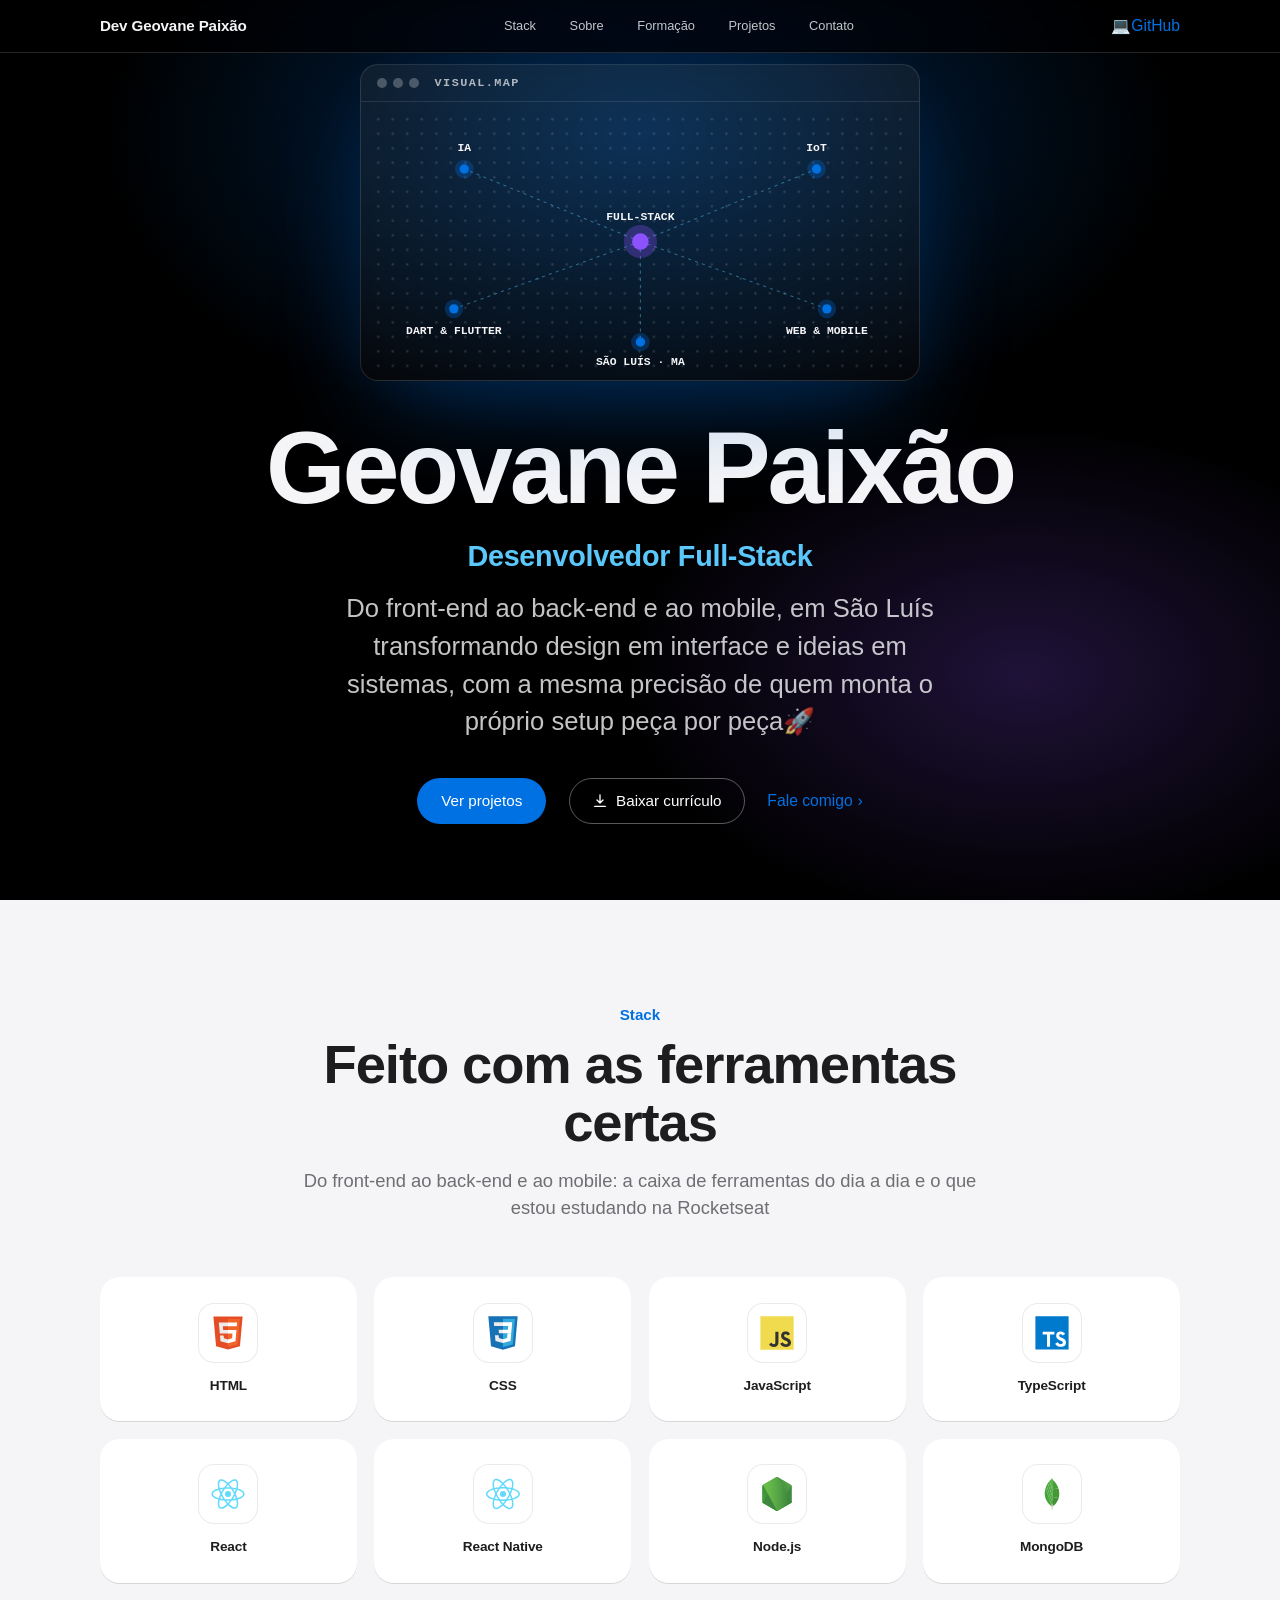
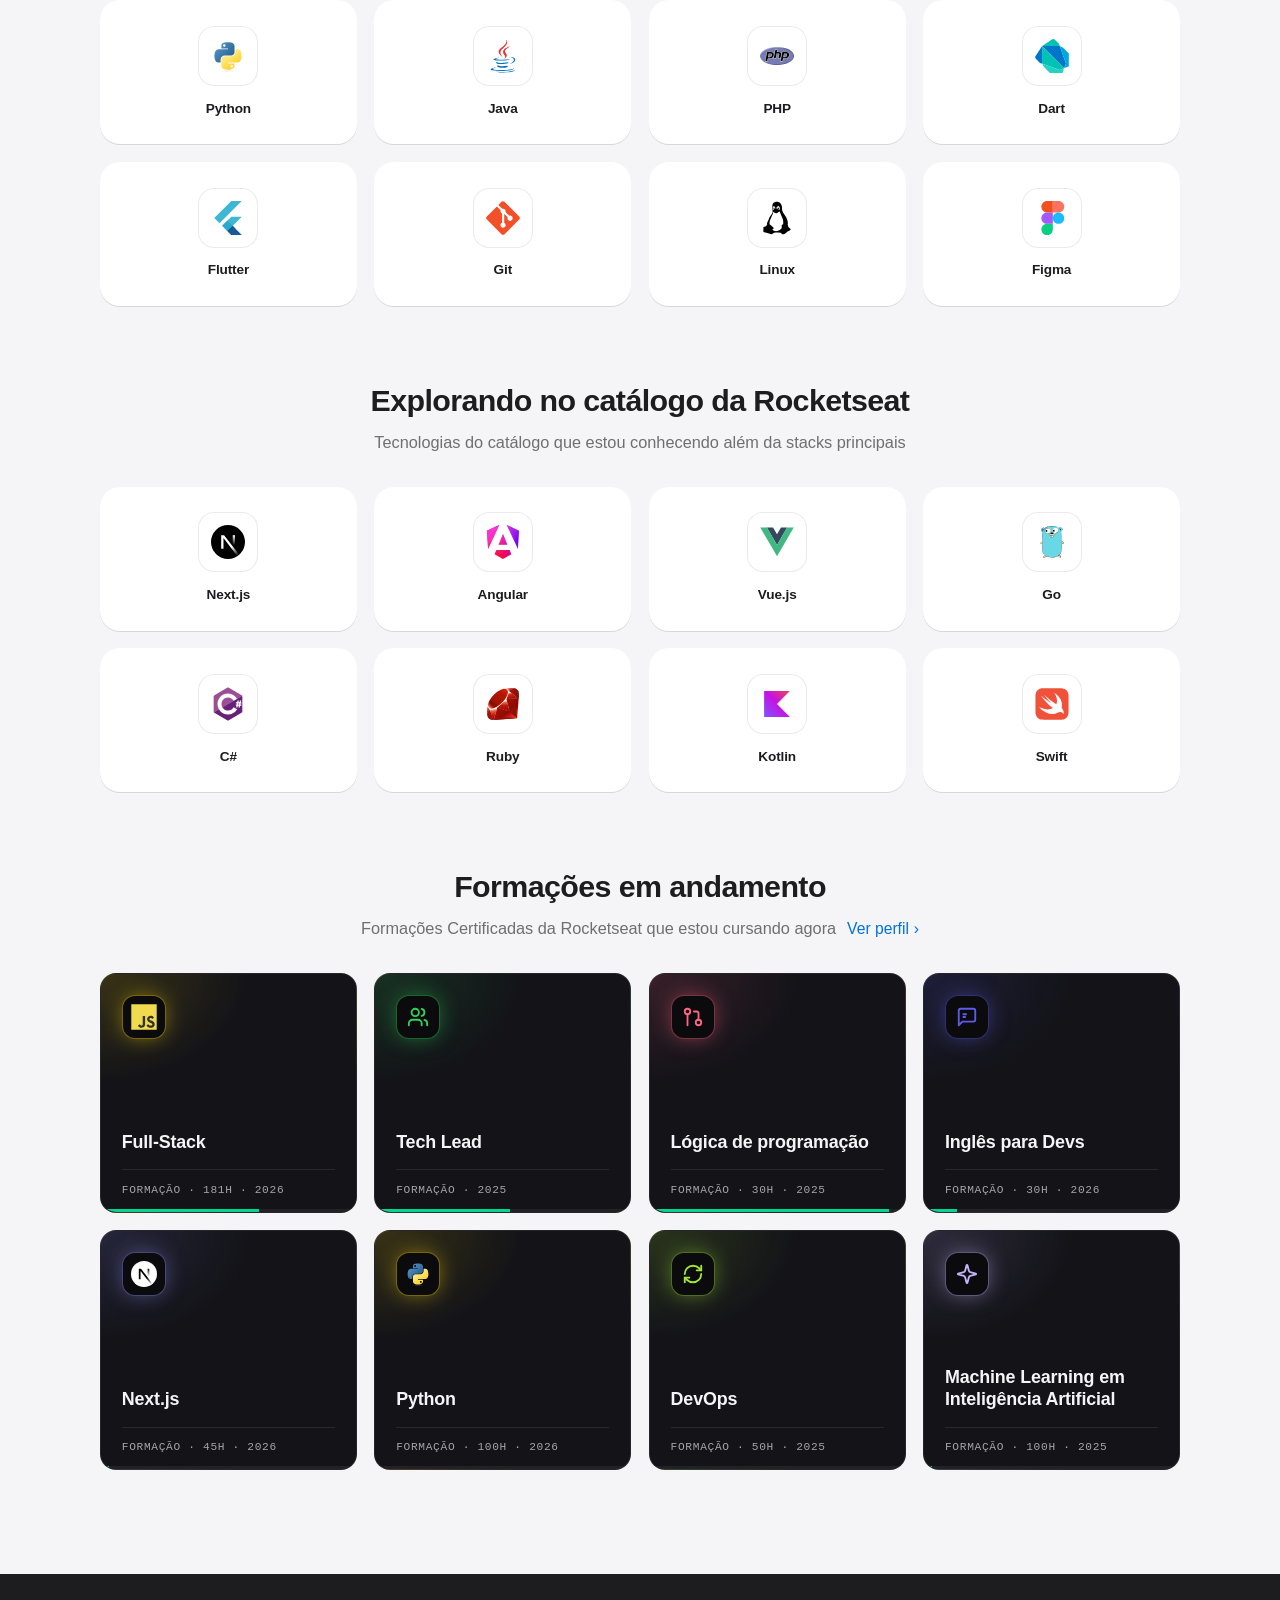
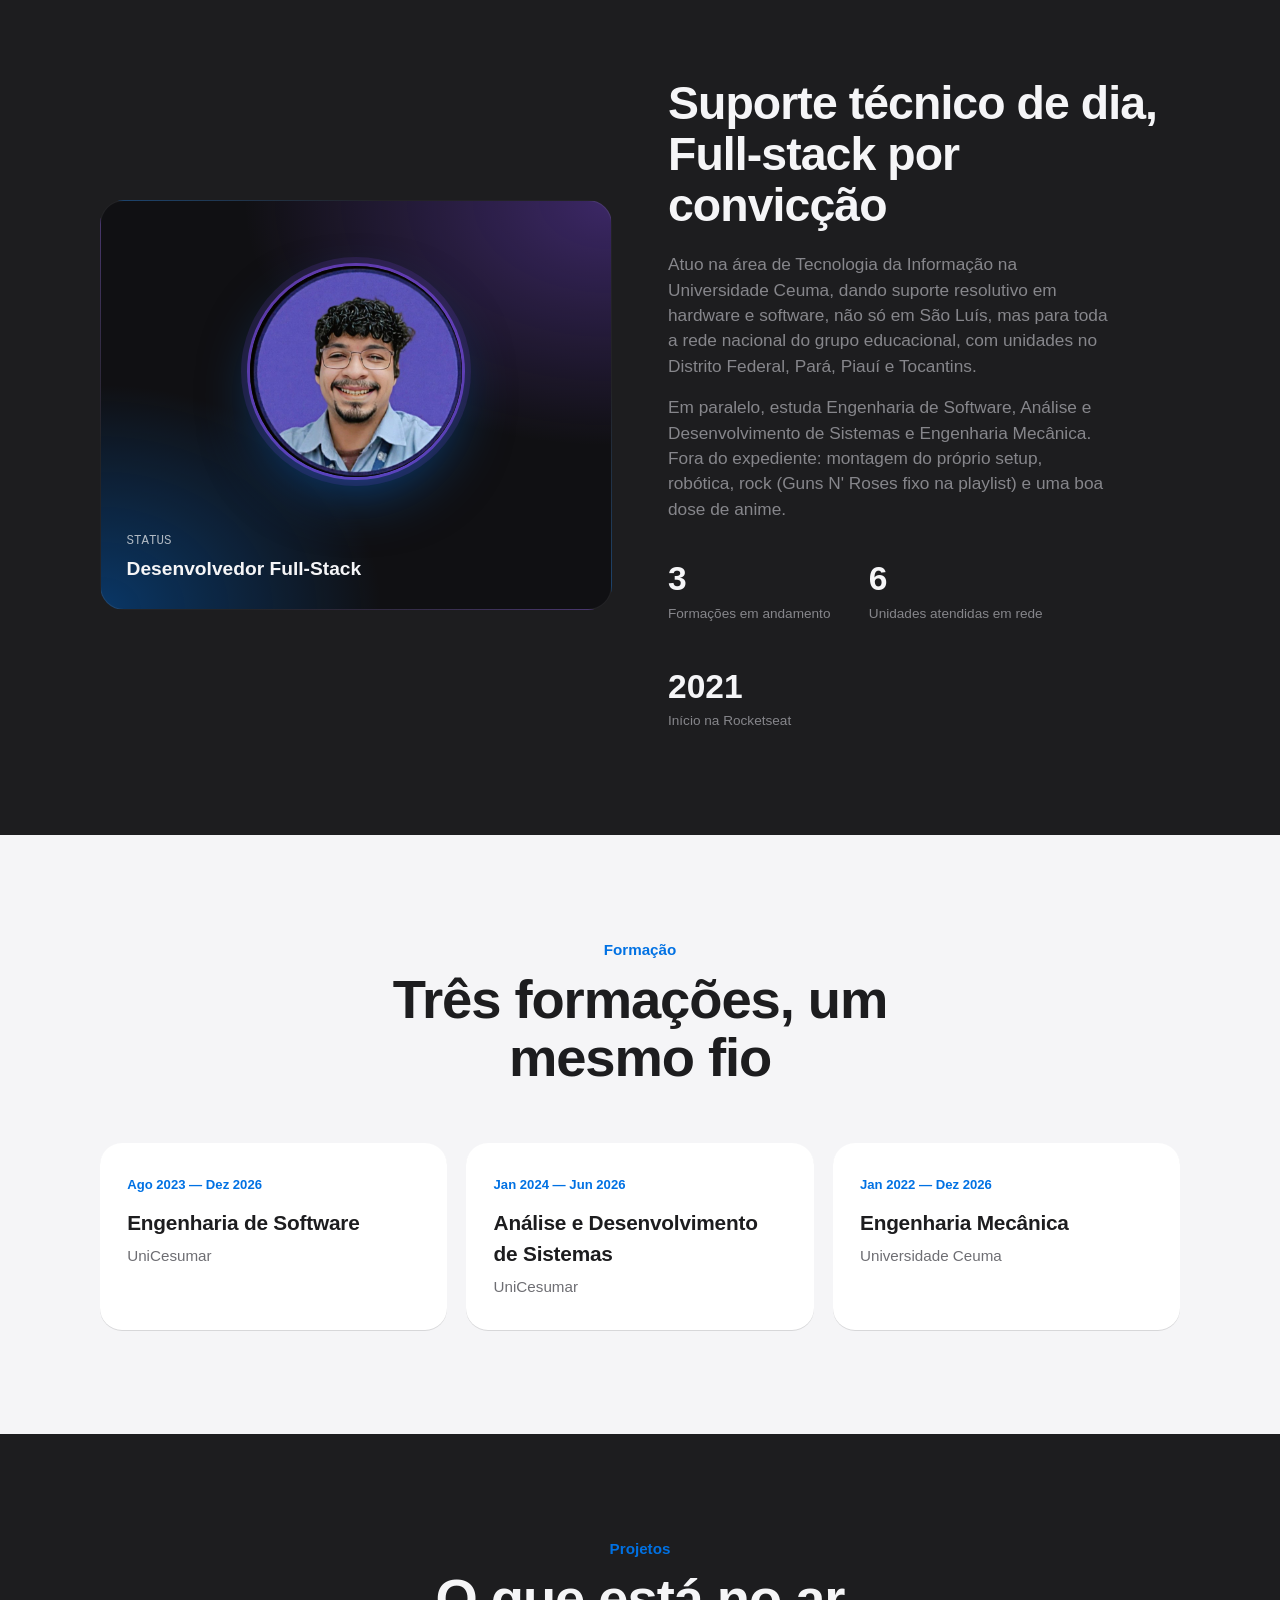
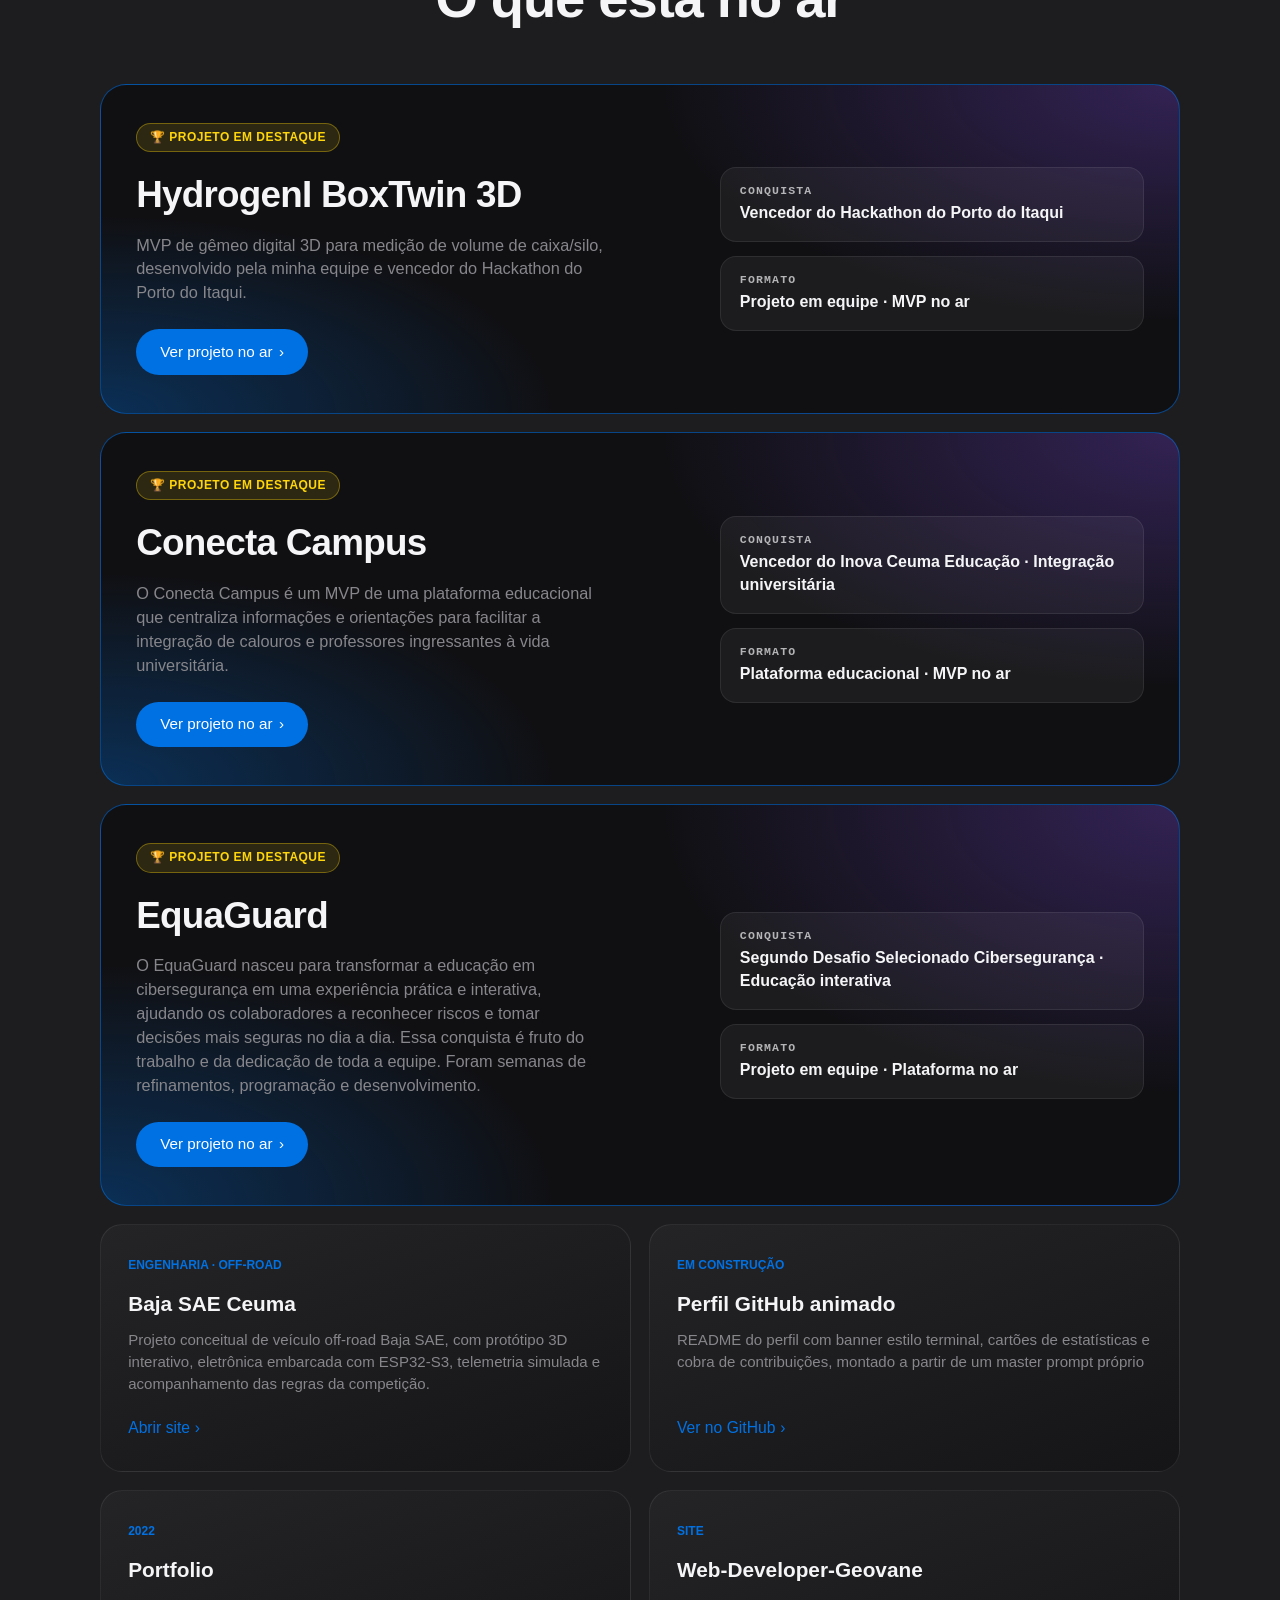
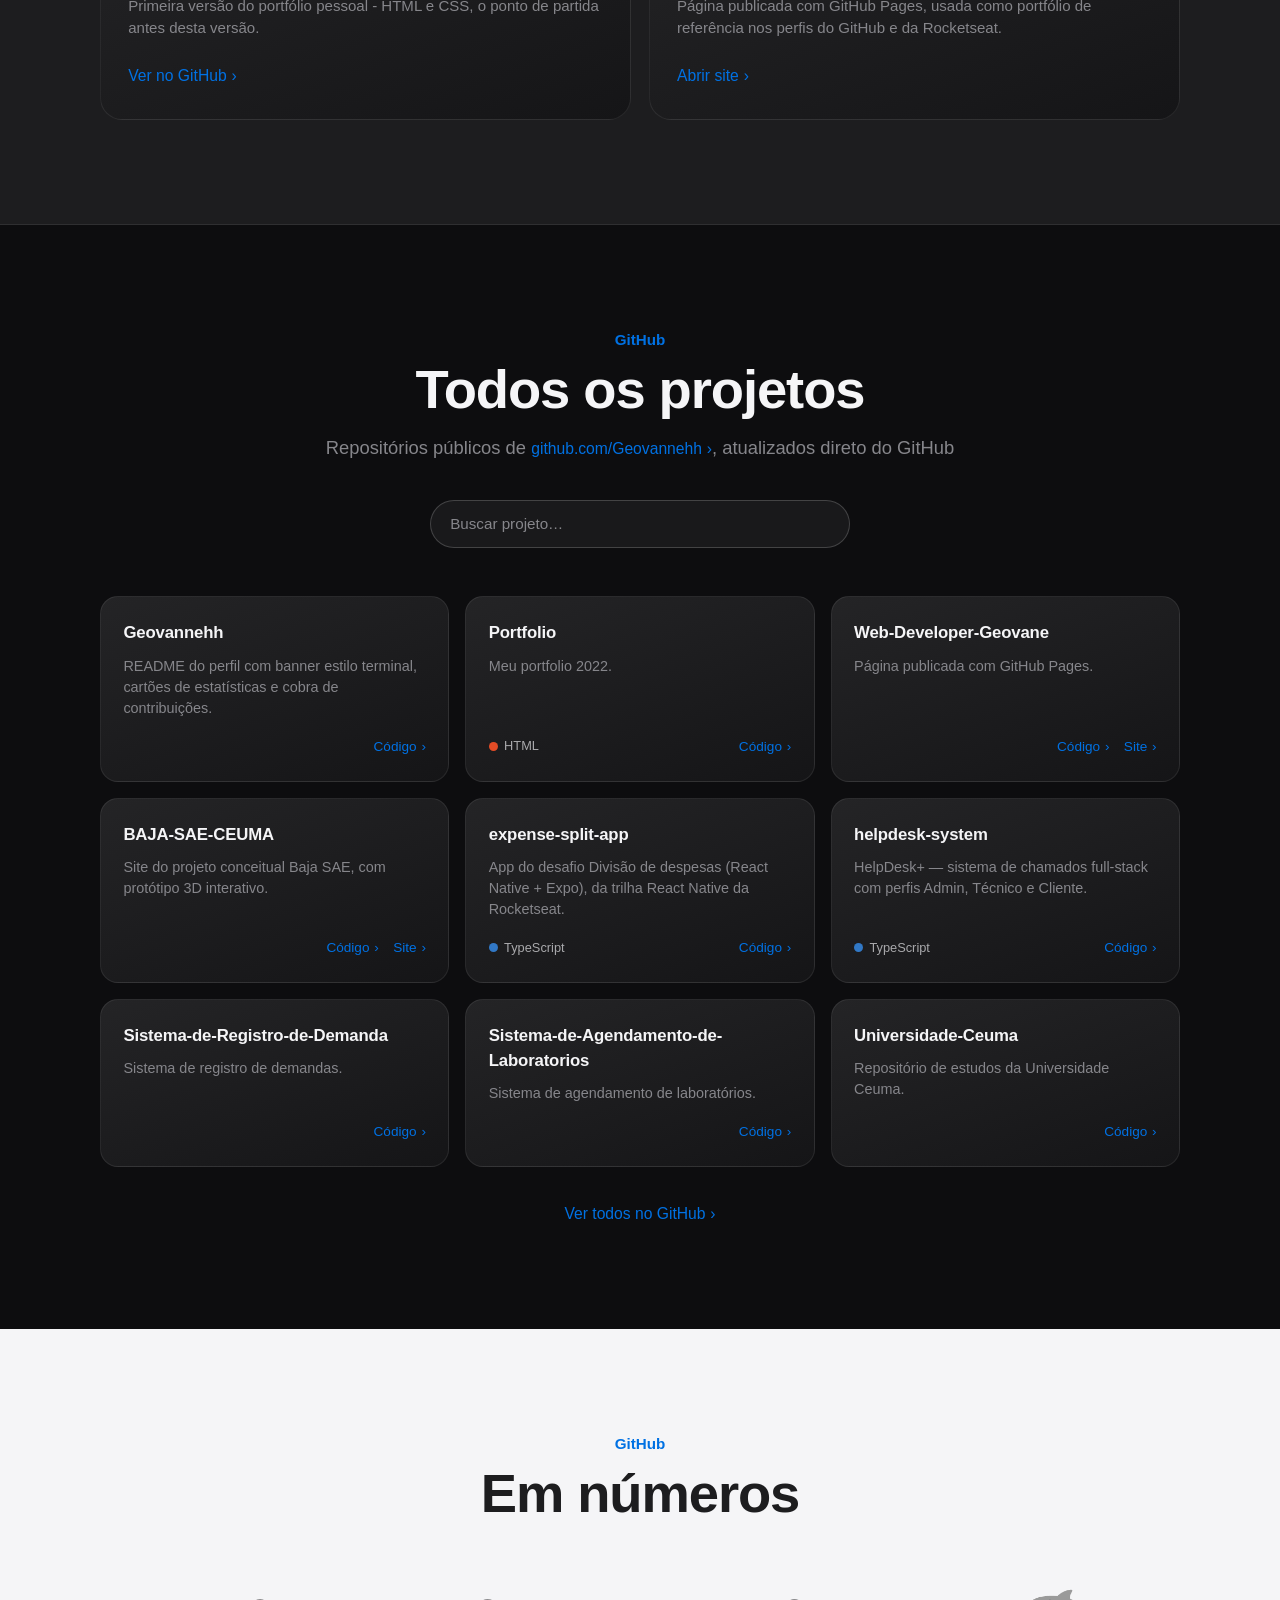
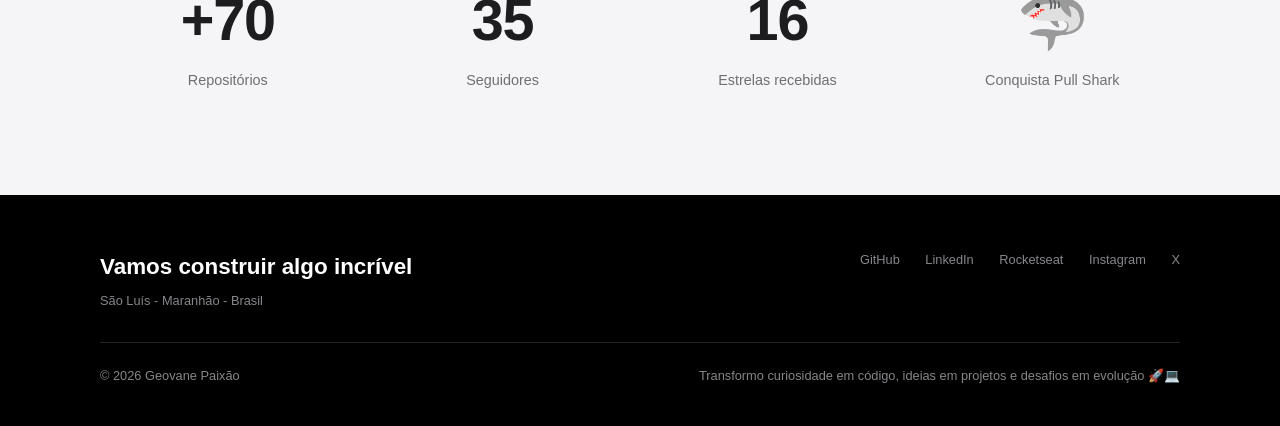
<file: index.html>
<!DOCTYPE html>
<html lang="pt-BR">
<head>
<meta charset="UTF-8">
<meta name="viewport" content="width=device-width, initial-scale=1, viewport-fit=cover">
<title>Geovane Paixão — Desenvolvedor Full-Stack</title>
<meta name="description" content="Portfólio de Geovane Paixão, Desenvolvedor Full-Stack em São Luís — MA.">
<link rel="stylesheet" href="css/style.css">
</head>
<body>

<header>
  <div class="wrap nav-inner">
    <div class="brand">Dev Geovane Paixão</div>
    <nav aria-label="Navegação principal">
      <ul>
        <li><a href="#stack">Stack</a></li>
        <li><a href="#sobre">Sobre</a></li>
        <li><a href="#formacao">Formação</a></li>
        <li><a href="#projetos">Projetos</a></li>
        <li><a href="#contato">Contato</a></li>
      </ul>
    </nav>
    <div class="nav-cta"><a class="link-more" href="https://github.com/Geovannehh" target="_blank" rel="noopener">💻GitHub</a></div>
  </div>
</header>

<section class="hero">
  <div class="visual-map reveal" role="img" aria-label="VISUAL.MAP: mapa de áreas de atuação — Full-Stack, IA, IoT, Dart e Flutter, São Luís">
    <div class="vm-bar"><i></i><i></i><i></i><b>VISUAL.MAP</b></div>
    <div class="vm-body">
      <svg viewBox="0 0 520 250" xmlns="http://www.w3.org/2000/svg" aria-hidden="true">
        <defs>
          <pattern id="vm-grid" width="14" height="14" patternUnits="userSpaceOnUse"><circle cx="7" cy="7" r="1.1" class="vm-dots"/></pattern>
        </defs>
        <rect width="520" height="250" fill="url(#vm-grid)"/>
        <g class="vm-link">
          <line x1="260" y1="125" x2="90"  y2="55"/>
          <line x1="260" y1="125" x2="430" y2="55"/>
          <line x1="260" y1="125" x2="80"  y2="190"/>
          <line x1="260" y1="125" x2="440" y2="190"/>
          <line x1="260" y1="125" x2="260" y2="222"/>
        </g>
        <g class="vm-node vm-core">
          <circle class="halo" cx="260" cy="125" r="16"/><circle cx="260" cy="125" r="8"/>
          <text x="260" y="104" text-anchor="middle">FULL-STACK</text>
        </g>
        <g class="vm-node"><circle class="halo" cx="90" cy="55" r="9"/><circle cx="90" cy="55" r="4.5"/><text x="90" y="38" text-anchor="middle">IA</text></g>
        <g class="vm-node"><circle class="halo" cx="430" cy="55" r="9"/><circle cx="430" cy="55" r="4.5"/><text x="430" y="38" text-anchor="middle">IoT</text></g>
        <g class="vm-node"><circle class="halo" cx="80" cy="190" r="9"/><circle cx="80" cy="190" r="4.5"/><text x="80" y="214" text-anchor="middle">DART &amp; FLUTTER</text></g>
        <g class="vm-node"><circle class="halo" cx="440" cy="190" r="9"/><circle cx="440" cy="190" r="4.5"/><text x="440" y="214" text-anchor="middle">WEB &amp; MOBILE</text></g>
        <g class="vm-node"><circle class="halo" cx="260" cy="222" r="9"/><circle cx="260" cy="222" r="4.5"/><text x="260" y="244" text-anchor="middle">SÃO LUÍS · MA</text></g>
      </svg>
    </div>
  </div>

  <h1>Geovane Paixão</h1>
  <div class="hero-role">Desenvolvedor Full-Stack</div>
  <p class="sub">Do front-end ao back-end e ao mobile, em São Luís transformando design em interface e ideias em sistemas, com a mesma precisão de quem monta o próprio setup peça por peça🚀</p>
  <div class="hero-cta">
    <a class="pill" href="#projetos">Ver projetos</a>
    <a class="btn-cv" href="https://drive.google.com/drive/folders/1mpx03_jCi4vGOHVu7cToq_MQOrbE5G75?usp=drive_link" target="_blank" rel="noopener" aria-label="Baixar currículo em PDF (abre no Google Drive)">
      <svg viewBox="0 0 24 24" fill="none" stroke="currentColor" stroke-width="2" stroke-linecap="round" stroke-linejoin="round" aria-hidden="true"><path d="M12 3v12m0 0l-4.5-4.5M12 15l4.5-4.5M4 20h16"/></svg>
      Baixar currículo
    </a>
    <a class="link-more" href="./Projetos/projetos.html">Fale comigo <span class="chev">›</span></a>
  </div>
</section>

<section class="light" id="stack">
  <div class="wrap">
    <div class="head-block reveal">
      <div class="kicker">Stack</div>
      <h2>Feito com as ferramentas certas</h2>
      <p>Do front-end ao back-end e ao mobile: a caixa de ferramentas do dia a dia e o que estou estudando na Rocketseat</p>
    </div>
    <div class="stack-grid">

      <div class="chip-card reveal">
        <div class="icon-tile"><img src="assets/icons/html5.svg" alt="" width="34" height="34" loading="lazy"></div>
        <span>HTML</span>
      </div>
      <div class="chip-card reveal">
        <div class="icon-tile"><img src="assets/icons/css3.svg" alt="" width="34" height="34" loading="lazy"></div>
        <span>CSS</span>
      </div>
      <div class="chip-card reveal">
        <div class="icon-tile"><img src="assets/icons/javascript.svg" alt="" width="34" height="34" loading="lazy"></div>
        <span>JavaScript</span>
      </div>
      <div class="chip-card reveal">
        <div class="icon-tile"><img src="assets/icons/typescript.svg" alt="" width="34" height="34" loading="lazy"></div>
        <span>TypeScript</span>
      </div>
      <div class="chip-card reveal">
        <div class="icon-tile"><img src="assets/icons/react.svg" alt="" width="34" height="34" loading="lazy"></div>
        <span>React</span>
      </div>
      <div class="chip-card reveal">
        <div class="icon-tile"><img src="assets/icons/react-native.svg" alt="" width="34" height="34" loading="lazy"></div>
        <span>React Native</span>
      </div>
      <div class="chip-card reveal">
        <div class="icon-tile"><img src="assets/icons/nodejs.svg" alt="" width="34" height="34" loading="lazy"></div>
        <span>Node.js</span>
      </div>
      <div class="chip-card reveal">
        <div class="icon-tile"><img src="assets/icons/mongodb.svg" alt="" width="34" height="34" loading="lazy"></div>
        <span>MongoDB</span>
      </div>
      <div class="chip-card reveal">
        <div class="icon-tile"><img src="assets/icons/python.svg" alt="" width="34" height="34" loading="lazy"></div>
        <span>Python</span>
      </div>
      <div class="chip-card reveal">
        <div class="icon-tile"><img src="assets/icons/java.svg" alt="" width="34" height="34" loading="lazy"></div>
        <span>Java</span>
      </div>
      <div class="chip-card reveal">
        <div class="icon-tile"><img src="assets/icons/php.svg" alt="" width="34" height="34" loading="lazy"></div>
        <span>PHP</span>
      </div>
      <div class="chip-card reveal">
        <div class="icon-tile"><img src="assets/icons/dart.svg" alt="" width="34" height="34" loading="lazy"></div>
        <span>Dart</span>
      </div>
      <div class="chip-card reveal">
        <div class="icon-tile"><img src="assets/icons/flutter.svg" alt="" width="34" height="34" loading="lazy"></div>
        <span>Flutter</span>
      </div>
      <div class="chip-card reveal">
        <div class="icon-tile"><img src="assets/icons/git.svg" alt="" width="34" height="34" loading="lazy"></div>
        <span>Git</span>
      </div>
      <div class="chip-card reveal">
        <div class="icon-tile"><img src="assets/icons/linux.svg" alt="" width="34" height="34" loading="lazy"></div>
        <span>Linux</span>
      </div>
      <div class="chip-card reveal">
        <div class="icon-tile"><img src="assets/icons/figma.svg" alt="" width="34" height="34" loading="lazy"></div>
        <span>Figma</span>
      </div>

    </div>

    <div class="sub-block reveal">
      <h3>Explorando no catálogo da Rocketseat</h3>
      <p>Tecnologias do catálogo que estou conhecendo além da stacks principais</p>
    </div>
    <div class="stack-grid">
        <div class="chip-card reveal">
          <div class="icon-tile"><img src="assets/icons/nextjs.svg" alt="" width="34" height="34" loading="lazy"></div>
          <span>Next.js</span>
        </div>
        <div class="chip-card reveal">
          <div class="icon-tile"><img src="assets/icons/angular.svg" alt="" width="34" height="34" loading="lazy"></div>
          <span>Angular</span>
        </div>
        <div class="chip-card reveal">
          <div class="icon-tile"><img src="assets/icons/vuejs.svg" alt="" width="34" height="34" loading="lazy"></div>
          <span>Vue.js</span>
        </div>
        <div class="chip-card reveal">
          <div class="icon-tile"><img src="assets/icons/go.svg" alt="" width="34" height="34" loading="lazy"></div>
          <span>Go</span>
        </div>
        <div class="chip-card reveal">
          <div class="icon-tile"><img src="assets/icons/csharp.svg" alt="" width="34" height="34" loading="lazy"></div>
          <span>C#</span>
        </div>
        <div class="chip-card reveal">
          <div class="icon-tile"><img src="assets/icons/ruby.svg" alt="" width="34" height="34" loading="lazy"></div>
          <span>Ruby</span>
        </div>
        <div class="chip-card reveal">
          <div class="icon-tile"><img src="assets/icons/kotlin.svg" alt="" width="34" height="34" loading="lazy"></div>
          <span>Kotlin</span>
        </div>
        <div class="chip-card reveal">
          <div class="icon-tile"><img src="assets/icons/swift.svg" alt="" width="34" height="34" loading="lazy"></div>
          <span>Swift</span>
        </div>
    </div>

    <div class="sub-block reveal">
      <h3>Formações em andamento</h3>
      <p>Formações Certificadas da Rocketseat que estou cursando agora <a class="link-more" href="https://app.rocketseat.com.br/me/geovane-paixao" target="_blank" rel="noopener">Ver perfil <span class="chev">›</span></a></p>
    </div>
    <div class="course-grid">
        <article class="course reveal" style="--c:#FFD60A; --p:62%">
          <div class="course-ico"><img src="assets/icons/javascript.svg" alt="" width="26" height="26"></div>
          <h4>Full-Stack</h4>
          <div class="course-meta"><span>FORMAÇÃO · 181H · 2026</span></div>
          <div class="course-bar" role="img" aria-label="Progresso da formação"><i></i></div>
        </article>
        <article class="course reveal" style="--c:#30D158; --p:53%">
          <div class="course-ico"><svg viewBox="0 0 24 24" fill="none" stroke="currentColor" stroke-width="2" stroke-linecap="round" stroke-linejoin="round" aria-hidden="true"><path d="M16 21v-2a4 4 0 0 0-4-4H6a4 4 0 0 0-4 4v2"/><circle cx="9" cy="7" r="4"/><path d="M22 21v-2a4 4 0 0 0-3-3.87"/><path d="M16 3.13a4 4 0 0 1 0 7.75"/></svg></div>
          <h4>Tech Lead</h4>
          <div class="course-meta"><span>FORMAÇÃO · 2025</span></div>
          <div class="course-bar" role="img" aria-label="Progresso da formação"><i></i></div>
        </article>
        <article class="course reveal" style="--c:#FF6482; --p:94%">
          <div class="course-ico"><svg viewBox="0 0 24 24" fill="none" stroke="currentColor" stroke-width="2" stroke-linecap="round" stroke-linejoin="round" aria-hidden="true"><circle cx="18" cy="18" r="3"/><circle cx="6" cy="6" r="3"/><path d="M13 6h3a2 2 0 0 1 2 2v7"/><line x1="6" x2="6" y1="9" y2="21"/></svg></div>
          <h4>Lógica de programação</h4>
          <div class="course-meta"><span>FORMAÇÃO · 30H · 2025</span></div>
          <div class="course-bar" role="img" aria-label="Progresso da formação"><i></i></div>
        </article>
        <article class="course reveal" style="--c:#5E5CE6; --p:13%">
          <div class="course-ico"><svg viewBox="0 0 24 24" fill="none" stroke="currentColor" stroke-width="2" stroke-linecap="round" stroke-linejoin="round" aria-hidden="true"><path d="M21 15a2 2 0 0 1-2 2H7l-4 4V5a2 2 0 0 1 2-2h14a2 2 0 0 1 2 2z"/><path d="M8 9h3M8 12h2"/></svg></div>
          <h4>Inglês para Devs</h4>
          <div class="course-meta"><span>FORMAÇÃO · 30H · 2026</span></div>
          <div class="course-bar" role="img" aria-label="Progresso da formação"><i></i></div>
        </article>
        <article class="course reveal" style="--c:#8E8EF5; --p:3%">
          <div class="course-ico"><img src="assets/icons/nextjs.svg" alt="" width="26" height="26" class="inv"></div>
          <h4>Next.js</h4>
          <div class="course-meta"><span>FORMAÇÃO · 45H · 2026</span></div>
          <div class="course-bar" role="img" aria-label="Progresso da formação"><i></i></div>
        </article>
        <article class="course reveal" style="--c:#FFD60A; --p:0%">
          <div class="course-ico"><img src="assets/icons/python.svg" alt="" width="26" height="26"></div>
          <h4>Python</h4>
          <div class="course-meta"><span>FORMAÇÃO · 100H · 2026</span></div>
          <div class="course-bar" role="img" aria-label="Progresso da formação"><i></i></div>
        </article>
        <article class="course reveal" style="--c:#A3E635; --p:2%">
          <div class="course-ico"><svg viewBox="0 0 24 24" fill="none" stroke="currentColor" stroke-width="2" stroke-linecap="round" stroke-linejoin="round" aria-hidden="true"><path d="M3 12a9 9 0 0 1 9-9 9.75 9.75 0 0 1 6.74 2.74L21 8"/><path d="M21 3v5h-5"/><path d="M21 12a9 9 0 0 1-9 9 9.75 9.75 0 0 1-6.74-2.74L3 16"/><path d="M8 16H3v5"/></svg></div>
          <h4>DevOps</h4>
          <div class="course-meta"><span>FORMAÇÃO · 50H · 2025</span></div>
          <div class="course-bar" role="img" aria-label="Progresso da formação"><i></i></div>
        </article>
        <article class="course reveal" style="--c:#C4B5FD; --p:3%">
          <div class="course-ico"><svg viewBox="0 0 24 24" fill="none" stroke="currentColor" stroke-width="2" stroke-linecap="round" stroke-linejoin="round" aria-hidden="true"><path d="M9.937 15.5A2 2 0 0 0 8.5 14.063l-6.135-1.582a.5.5 0 0 1 0-.962L8.5 9.936A2 2 0 0 0 9.937 8.5l1.582-6.135a.5.5 0 0 1 .963 0L14.063 8.5A2 2 0 0 0 15.5 9.937l6.135 1.581a.5.5 0 0 1 0 .964L15.5 14.063a2 2 0 0 0-1.437 1.437l-1.582 6.135a.5.5 0 0 1-.963 0z"/></svg></div>
          <h4>Machine Learning em Inteligência Artificial</h4>
          <div class="course-meta"><span>FORMAÇÃO · 100H · 2025</span></div>
          <div class="course-bar" role="img" aria-label="Progresso da formação"><i></i></div>
        </article>
    </div>
  </div>
</section>

<section class="dark-sec" id="sobre">
  <div class="wrap">
    <div class="split">
      <div class="reveal">
        <div class="about-panel">
          <div class="avatar-wrap"><img class="avatar" src="assets/img/avatar.jpg" alt="Foto de Geovane Paixão" width="230" height="230"></div>
          <div class="tag">STATUS</div>
          <div class="role">Desenvolvedor Full-Stack</div>
        </div>
      </div>
      <div class="reveal">
        <h2>Suporte técnico de dia, Full-stack por convicção</h2>
        <p>Atuo na área de Tecnologia da Informação na Universidade Ceuma, dando suporte resolutivo em hardware e software, não só em São Luís, mas para toda a rede nacional do grupo educacional, com unidades no Distrito Federal, Pará, Piauí e Tocantins.</p>
        <p>Em paralelo, estuda Engenharia de Software, Análise e Desenvolvimento de Sistemas e Engenharia Mecânica. Fora do expediente: montagem do próprio setup, robótica, rock (Guns N' Roses fixo na playlist) e uma boa dose de anime.</p>
        <div class="stat-row">
          <div><div class="n">3</div><div class="l">Formações em andamento</div></div>
          <div><div class="n">6</div><div class="l">Unidades atendidas em rede</div></div>
          <div><div class="n">2021</div><div class="l">Início na Rocketseat</div></div>
        </div>
      </div>
    </div>
  </div>
</section>

<section class="light" id="formacao">
  <div class="wrap">
    <div class="head-block reveal">
      <div class="kicker">Formação</div>
      <h2>Três formações, um mesmo fio</h2>
    </div>
    <div class="edu-grid">
      <div class="edu-card reveal">
        <div class="when">Ago 2023 — Dez 2026</div>
        <h3>Engenharia de Software</h3>
        <p>UniCesumar</p>
      </div>
      <div class="edu-card reveal">
        <div class="when">Jan 2024 — Jun 2026</div>
        <h3>Análise e Desenvolvimento de Sistemas</h3>
        <p>UniCesumar</p>
      </div>
      <div class="edu-card reveal">
        <div class="when">Jan 2022 — Dez 2026</div>
        <h3>Engenharia Mecânica</h3>
        <p>Universidade Ceuma</p>
      </div>
    </div>
  </div>
</section>

<section class="dark-sec" id="projetos">
  <div class="wrap">
    <div class="head-block reveal">
      <div class="kicker">Projetos</div>
      <h2>O que está no ar</h2>
    </div>

    <a class="proj-featured reveal" href="https://hydrogeni-boxtwin-production.up.railway.app/" target="_blank" rel="noopener">
      <div>
        <span class="badge">🏆 PROJETO EM DESTAQUE</span>
        <h3>HydrogenI BoxTwin 3D</h3>
        <p>MVP de gêmeo digital 3D para medição de volume de caixa/silo, desenvolvido pela minha equipe e vencedor do Hackathon do Porto do Itaqui.</p>
        <span class="pill">Ver projeto no ar <span class="chev">›</span></span>
      </div>
      <div class="meta">
        <div class="fact"><div class="k">CONQUISTA</div><div class="v">Vencedor do Hackathon do Porto do Itaqui</div></div>
        <div class="fact"><div class="k">FORMATO</div><div class="v">Projeto em equipe · MVP no ar</div></div>
      </div>
    </a>

    <a class="proj-featured reveal" href="https://geovannehh.github.io/Conecta-Campus-I/" target="_blank" rel="noopener">
      <div>
        <span class="badge">🏆 PROJETO EM DESTAQUE</span>
        <h3>Conecta Campus</h3>
        <p>O Conecta Campus é um MVP de uma plataforma educacional que centraliza informações e orientações para facilitar a integração de calouros e professores ingressantes à vida universitária.</p>
        <span class="pill">Ver projeto no ar <span class="chev">›</span></span>
      </div>
      <div class="meta">
        <div class="fact"><div class="k">CONQUISTA</div><div class="v">Vencedor do Inova Ceuma Educação · Integração universitária</div></div>
        <div class="fact"><div class="k">FORMATO</div><div class="v">Plataforma educacional · MVP no ar</div></div>
      </div>
    </a>

    <a class="proj-featured reveal" href="https://equaguard-equatorial-production.up.railway.app/" target="_blank" rel="noopener">
      <div>
        <span class="badge">🏆 PROJETO EM DESTAQUE</span>
        <h3>EquaGuard</h3>
        <p>O EquaGuard nasceu para transformar a educação em cibersegurança em uma experiência prática e interativa, ajudando os colaboradores a reconhecer riscos e tomar decisões mais seguras no dia a dia. Essa conquista é fruto do trabalho e da dedicação de toda a equipe. Foram semanas de refinamentos, programação e desenvolvimento.</p>
        <span class="pill">Ver projeto no ar <span class="chev">›</span></span>
      </div>
      <div class="meta">
        <div class="fact"><div class="k">CONQUISTA</div><div class="v">Segundo Desafio Selecionado Cibersegurança · Educação interativa</div></div>
        <div class="fact"><div class="k">FORMATO</div><div class="v">Projeto em equipe · Plataforma no ar</div></div>
      </div>
    </a>

    <div class="proj-grid">
      <a class="proj-card reveal" href="https://geovannehh.github.io/BAJA-SAE-CEUMA/" target="_blank" rel="noopener">
        <div class="tag">ENGENHARIA · OFF-ROAD</div>
        <h3>Baja SAE Ceuma</h3>
        <p>Projeto conceitual de veículo off-road Baja SAE, com protótipo 3D interativo, eletrônica embarcada com ESP32-S3, telemetria simulada e acompanhamento das regras da competição.</p>
        <span class="link-more go">Abrir site <span class="chev">›</span></span>
      </a>
      <a class="proj-card reveal" href="https://github.com/Geovannehh/Geovannehh" target="_blank" rel="noopener">
        <div class="tag">EM CONSTRUÇÃO</div>
        <h3>Perfil GitHub animado</h3>
        <p>README do perfil com banner estilo terminal, cartões de estatísticas e cobra de contribuições, montado a partir de um master prompt próprio</p>
        <span class="link-more go">Ver no GitHub <span class="chev">›</span></span>
      </a>
      <a class="proj-card reveal" href="https://github.com/Geovannehh/Portfolio" target="_blank" rel="noopener">
        <div class="tag">2022</div>
        <h3>Portfolio</h3>
        <p>Primeira versão do portfólio pessoal - HTML e CSS, o ponto de partida antes desta versão.</p>
        <span class="link-more go">Ver no GitHub <span class="chev">›</span></span>
      </a>
      <a class="proj-card reveal" href="https://geovannehh.github.io/Web-Developer-Geovane/" target="_blank" rel="noopener">
        <div class="tag">SITE</div>
        <h3>Web-Developer-Geovane</h3>
        <p>Página publicada com GitHub Pages, usada como portfólio de referência nos perfis do GitHub e da Rocketseat.</p>
        <span class="link-more go">Abrir site <span class="chev">›</span></span>
      </a>
    </div>
  </div>
</section>

<section class="dark-sec repos-sec" id="repositorios">
  <div class="wrap">
    <div class="head-block reveal">
      <div class="kicker">GitHub</div>
      <h2>Todos os projetos</h2>
      <p>Repositórios públicos de <a class="link-more" href="https://github.com/Geovannehh?tab=repositories" target="_blank" rel="noopener">github.com/Geovannehh <span class="chev">›</span></a>, atualizados direto do GitHub</p>
    </div>

    <div class="repo-tools">
      <input id="repo-search" type="search" placeholder="Buscar projeto…" aria-label="Buscar projeto" autocomplete="off">
      <div id="repo-langs" class="repo-langs" role="group" aria-label="Filtrar por linguagem"></div>
    </div>

    <div id="repo-grid" class="repo-grid" aria-live="polite">
      <article class="repo-card">
        <h3><a href="https://github.com/Geovannehh/Geovannehh" target="_blank" rel="noopener">Geovannehh</a></h3>
        <p>README do perfil com banner estilo terminal, cartões de estatísticas e cobra de contribuições.</p>
        <div class="repo-foot"><span class="repo-links"><a class="link-more" href="https://github.com/Geovannehh/Geovannehh" target="_blank" rel="noopener">Código <span class="chev">›</span></a></span></div>
      </article>
      <article class="repo-card">
        <h3><a href="https://github.com/Geovannehh/Portfolio" target="_blank" rel="noopener">Portfolio</a></h3>
        <p>Meu portfolio 2022.</p>
        <div class="repo-foot"><span class="repo-lang"><i data-lang="HTML"></i>HTML</span><span class="repo-links"><a class="link-more" href="https://github.com/Geovannehh/Portfolio" target="_blank" rel="noopener">Código <span class="chev">›</span></a></span></div>
      </article>
      <article class="repo-card">
        <h3><a href="https://github.com/Geovannehh/Web-Developer-Geovane" target="_blank" rel="noopener">Web-Developer-Geovane</a></h3>
        <p>Página publicada com GitHub Pages.</p>
        <div class="repo-foot"><span class="repo-links"><a class="link-more" href="https://github.com/Geovannehh/Web-Developer-Geovane" target="_blank" rel="noopener">Código <span class="chev">›</span></a><a class="link-more" href="https://geovannehh.github.io/Web-Developer-Geovane/" target="_blank" rel="noopener">Site <span class="chev">›</span></a></span></div>
      </article>
      <article class="repo-card">
        <h3><a href="https://github.com/Geovannehh/BAJA-SAE-CEUMA" target="_blank" rel="noopener">BAJA-SAE-CEUMA</a></h3>
        <p>Site do projeto conceitual Baja SAE, com protótipo 3D interativo.</p>
        <div class="repo-foot"><span class="repo-links"><a class="link-more" href="https://github.com/Geovannehh/BAJA-SAE-CEUMA" target="_blank" rel="noopener">Código <span class="chev">›</span></a><a class="link-more" href="https://geovannehh.github.io/BAJA-SAE-CEUMA/" target="_blank" rel="noopener">Site <span class="chev">›</span></a></span></div>
      </article>
      <article class="repo-card">
        <h3><a href="https://github.com/Geovannehh/expense-split-app" target="_blank" rel="noopener">expense-split-app</a></h3>
        <p>App do desafio Divisão de despesas (React Native + Expo), da trilha React Native da Rocketseat.</p>
        <div class="repo-foot"><span class="repo-lang"><i data-lang="TypeScript"></i>TypeScript</span><span class="repo-links"><a class="link-more" href="https://github.com/Geovannehh/expense-split-app" target="_blank" rel="noopener">Código <span class="chev">›</span></a></span></div>
      </article>
      <article class="repo-card">
        <h3><a href="https://github.com/Geovannehh/helpdesk-system" target="_blank" rel="noopener">helpdesk-system</a></h3>
        <p>HelpDesk+ — sistema de chamados full-stack com perfis Admin, Técnico e Cliente.</p>
        <div class="repo-foot"><span class="repo-lang"><i data-lang="TypeScript"></i>TypeScript</span><span class="repo-links"><a class="link-more" href="https://github.com/Geovannehh/helpdesk-system" target="_blank" rel="noopener">Código <span class="chev">›</span></a></span></div>
      </article>
      <article class="repo-card">
        <h3><a href="https://github.com/Geovannehh/Sistema-de-Registro-de-Demanda" target="_blank" rel="noopener">Sistema-de-Registro-de-Demanda</a></h3>
        <p>Sistema de registro de demandas.</p>
        <div class="repo-foot"><span class="repo-links"><a class="link-more" href="https://github.com/Geovannehh/Sistema-de-Registro-de-Demanda" target="_blank" rel="noopener">Código <span class="chev">›</span></a></span></div>
      </article>
      <article class="repo-card">
        <h3><a href="https://github.com/Geovannehh/Sistema-de-Agendamento-de-Laboratorios" target="_blank" rel="noopener">Sistema-de-Agendamento-de-Laboratorios</a></h3>
        <p>Sistema de agendamento de laboratórios.</p>
        <div class="repo-foot"><span class="repo-links"><a class="link-more" href="https://github.com/Geovannehh/Sistema-de-Agendamento-de-Laboratorios" target="_blank" rel="noopener">Código <span class="chev">›</span></a></span></div>
      </article>
      <article class="repo-card">
        <h3><a href="https://github.com/Geovannehh/Universidade-Ceuma" target="_blank" rel="noopener">Universidade-Ceuma</a></h3>
        <p>Repositório de estudos da Universidade Ceuma.</p>
        <div class="repo-foot"><span class="repo-links"><a class="link-more" href="https://github.com/Geovannehh/Universidade-Ceuma" target="_blank" rel="noopener">Código <span class="chev">›</span></a></span></div>
      </article>
    </div>

    <div class="repo-more">
      <button id="repo-more" class="btn-cv" type="button" hidden>Mostrar mais</button>
      <a class="link-more" href="https://github.com/Geovannehh?tab=repositories" target="_blank" rel="noopener">Ver todos no GitHub <span class="chev">›</span></a>
    </div>
  </div>
</section>

<section class="light">
  <div class="wrap">
    <div class="head-block reveal">
      <div class="kicker">GitHub</div>
      <h2>Em números</h2>
    </div>
    <div class="num-grid">
      <div class="reveal"><div class="n">+70</div><div class="l">Repositórios</div></div>
      <div class="reveal"><div class="n">35</div><div class="l">Seguidores</div></div>
      <div class="reveal"><div class="n">16</div><div class="l">Estrelas recebidas</div></div>
      <div class="reveal"><div class="n">🦈</div><div class="l">Conquista Pull Shark</div></div>
    </div>
  </div>
</section>

<footer id="contato">
  <div class="wrap">
    <div class="foot-top">
      <div>
        <div style="color:#fff;font-size:1.4rem;font-weight:600;margin-bottom:.5rem;">Vamos construir algo incrível</div>
        <div>São Luís - Maranhão - Brasil</div>
      </div>
      <div class="foot-links">
        <a href="https://github.com/Geovannehh" target="_blank" rel="noopener">GitHub</a>
        <a href="https://www.linkedin.com/in/geovane-paix%C3%A3o" target="_blank" rel="noopener">LinkedIn</a>
        <a href="https://app.rocketseat.com.br/me/geovane-paixao" target="_blank" rel="noopener">Rocketseat</a>
        <a href="https://www.instagram.com/geovanneps/" target="_blank" rel="noopener">Instagram</a>
        <a href="https://x.com/GeovanePaixao5" target="_blank" rel="noopener">X</a>
      </div>
    </div>
    <div class="foot-bottom">
      <span>© 2026 Geovane Paixão</span>
      <span>Transformo curiosidade em código, ideias em projetos e desafios em evolução 🚀💻</span>
    </div>
  </div>
</footer>

<script src="js/main.js"></script>
<script src="js/repos.js"></script>
</body>
</html>
</file>
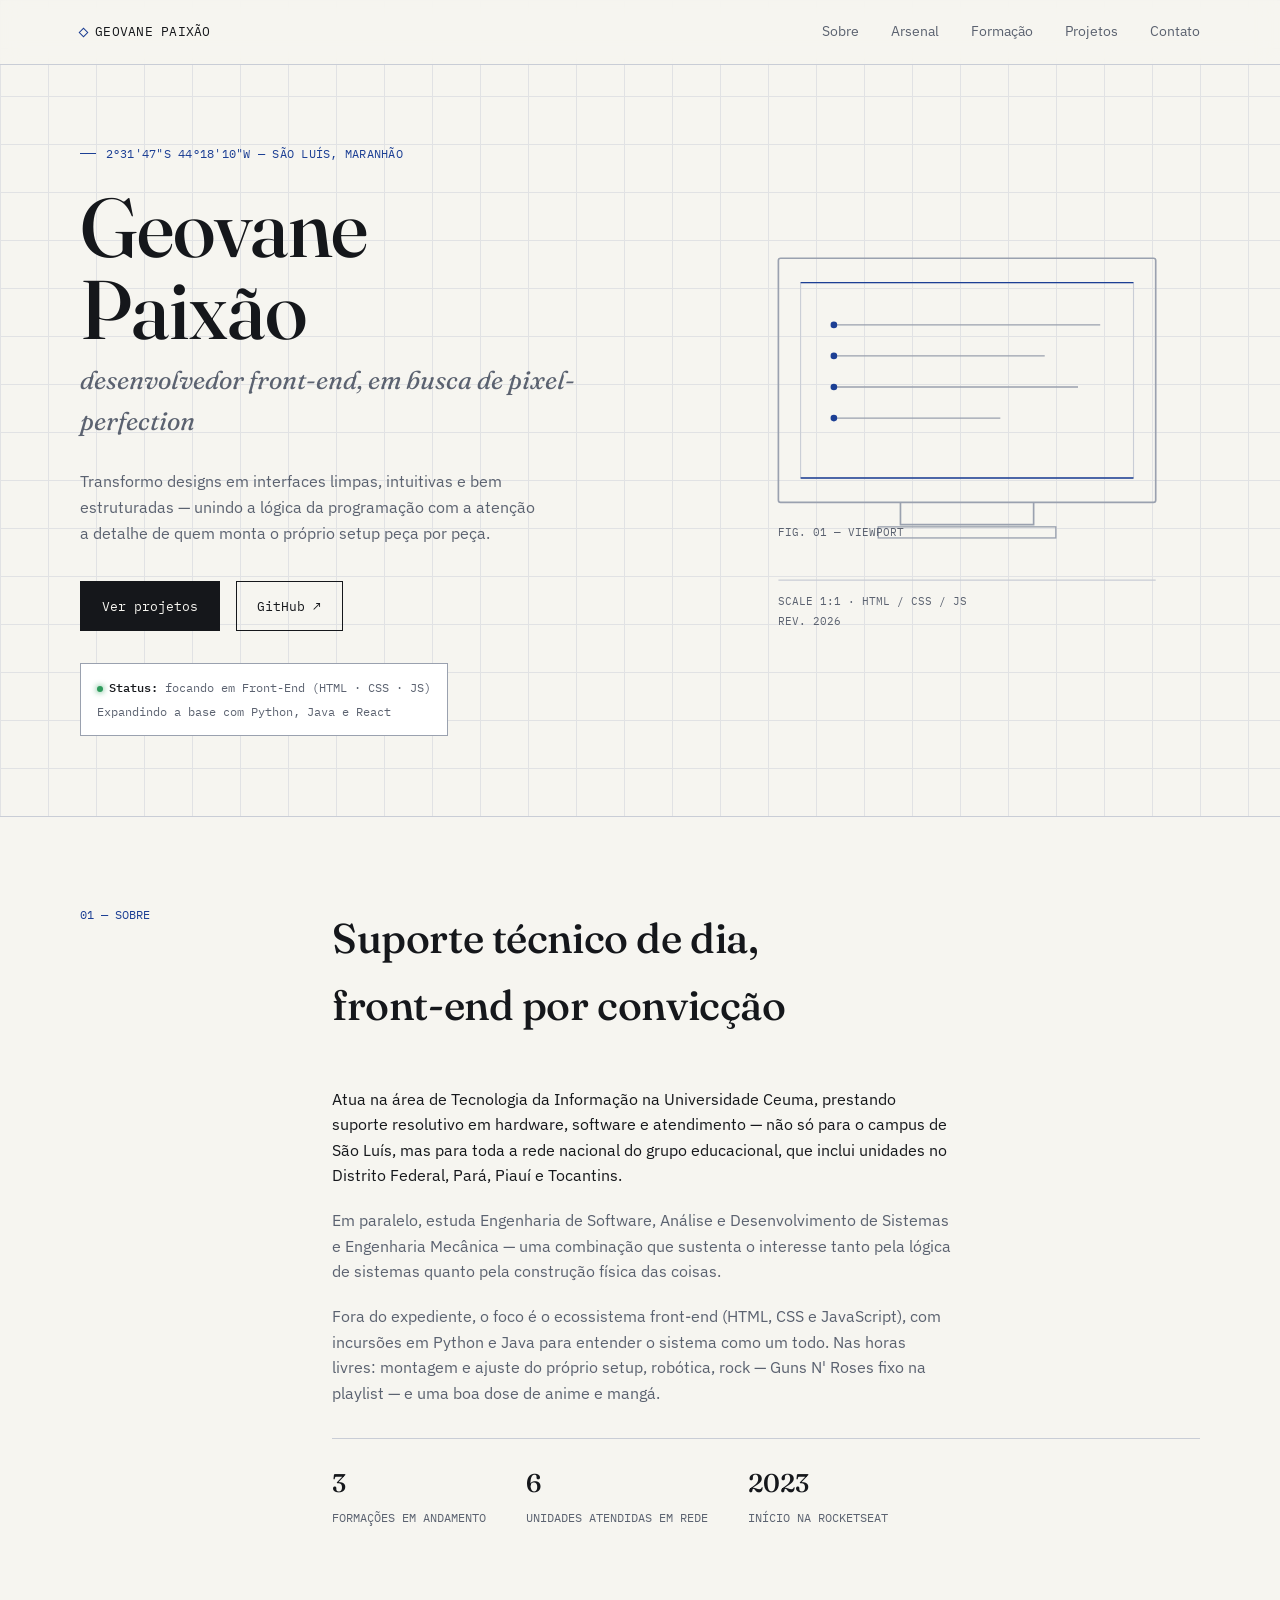
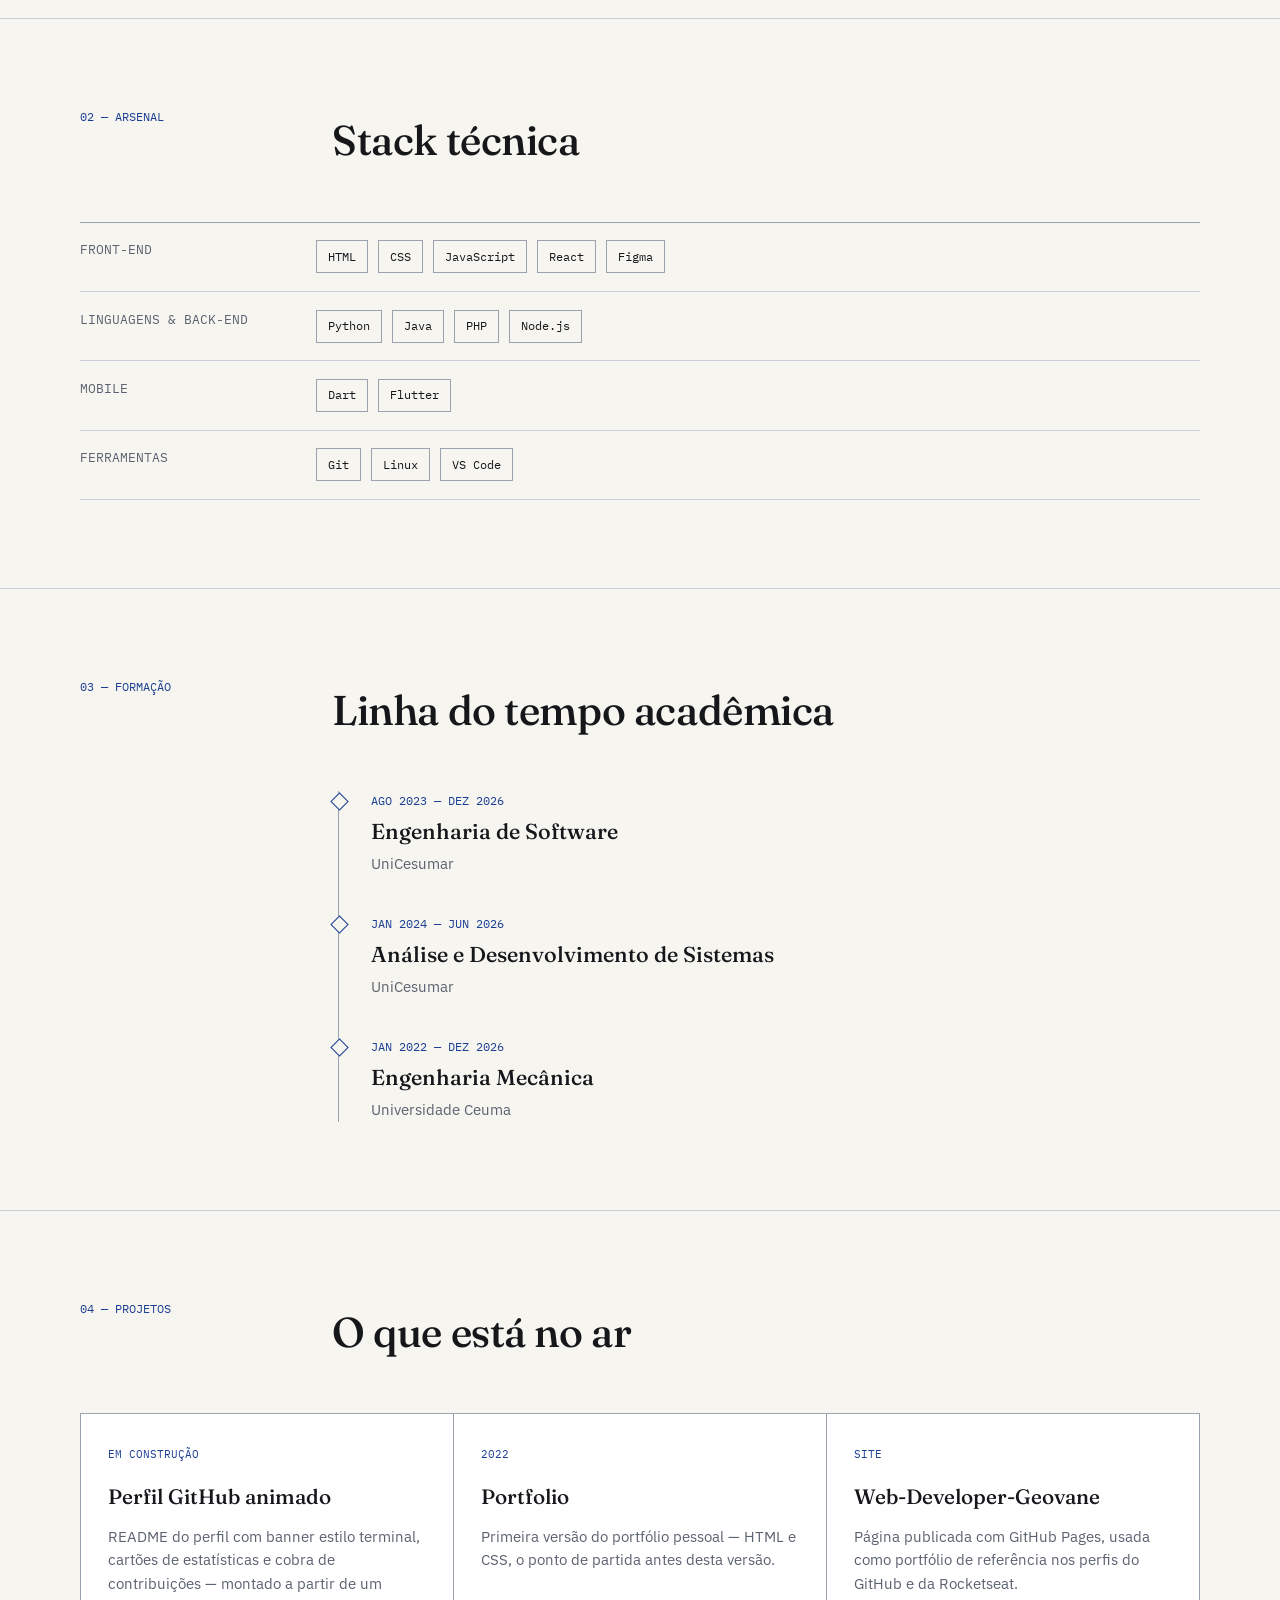
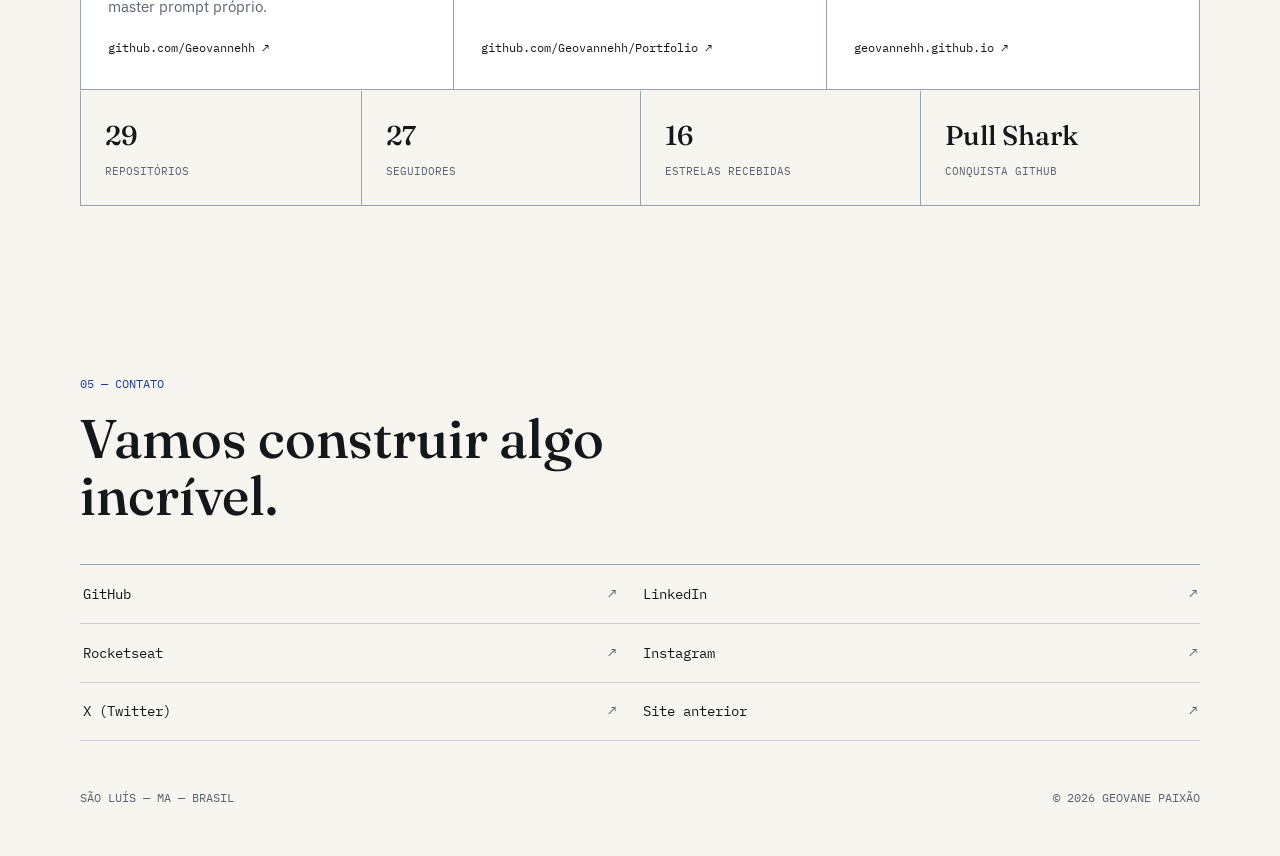
<file: destivado.html>
<!DOCTYPE html>
<html lang="pt-BR">
<head>
<meta charset="UTF-8">
<meta name="viewport" content="width=device-width, initial-scale=1, viewport-fit=cover">
<title>Geovane Paixão — Desenvolvedor Front-End</title>
<link rel="preconnect" href="https://fonts.googleapis.com">
<link rel="preconnect" href="https://fonts.gstatic.com" crossorigin>
<link href="https://fonts.googleapis.com/css2?family=Fraunces:opsz,wght@9..144,400;9..144,500;9..144,600&family=IBM+Plex+Sans:wght@400;500;600&family=IBM+Plex+Mono:wght@400;500&display=swap" rel="stylesheet">
<style>
  :root {
    --paper: #F6F5F0;
    --paper-raised: #FFFFFF;
    --ink: #15171B;
    --muted: #5B6270;
    --blue: #1C3F94;
    --blue-soft: #E7ECF7;
    --line: #C9CDD6;
    --line-strong: #9AA1AF;
    box-sizing: border-box;
    padding-top: env(safe-area-inset-top, 0px);
    padding-bottom: env(safe-area-inset-bottom, 0px);
  }
  @media (prefers-color-scheme: dark) {
    :root:not([data-theme="light"]) {
      --paper: #0E1015;
      --paper-raised: #16191F;
      --ink: #EDEFF3;
      --muted: #8992A3;
      --blue: #7C9CF0;
      --blue-soft: #1B2436;
      --line: #262B35;
      --line-strong: #3A4150;
    }
  }
  :root[data-theme="dark"] {
    --paper: #0E1015;
    --paper-raised: #16191F;
    --ink: #EDEFF3;
    --muted: #8992A3;
    --blue: #7C9CF0;
    --blue-soft: #1B2436;
    --line: #262B35;
    --line-strong: #3A4150;
  }
  * { margin: 0; padding: 0; box-sizing: border-box; }
  html { scroll-behavior: smooth; scroll-padding-top: calc(72px + env(safe-area-inset-top, 0px)); }
  body {
    background: var(--paper);
    color: var(--ink);
    font-family: 'IBM Plex Sans', system-ui, -apple-system, sans-serif;
    font-size: 16px;
    line-height: 1.6;
    -webkit-font-smoothing: antialiased;
    overflow-x: hidden;
  }
  img, svg { max-width: 100%; display: block; }
  a { color: inherit; }
  .wrap { width: min(1120px, 100% - 3rem); margin-inline: auto; }
  ::selection { background: var(--blue); color: var(--paper-raised); }
  :focus-visible { outline: 2px solid var(--blue); outline-offset: 3px; }

  /* blueprint grid background */
  .grid-bg {
    position: absolute;
    inset: 0;
    background-image:
      linear-gradient(var(--line) 1px, transparent 1px),
      linear-gradient(90deg, var(--line) 1px, transparent 1px);
    background-size: 48px 48px;
    opacity: 0.45;
    pointer-events: none;
  }

  /* header */
  header {
    position: fixed;
    top: 0; left: 0; right: 0;
    z-index: 50;
    padding-top: env(safe-area-inset-top, 0px);
    background: color-mix(in srgb, var(--paper) 88%, transparent);
    backdrop-filter: blur(10px);
    border-bottom: 1px solid var(--line);
  }
  .nav-inner {
    display: flex;
    align-items: center;
    justify-content: space-between;
    height: 64px;
  }
  .mark {
    font-family: 'IBM Plex Mono', monospace;
    font-size: 0.8rem;
    letter-spacing: 0.02em;
    display: flex;
    align-items: center;
    gap: 0.5rem;
  }
  .mark .dot { width: 7px; height: 7px; border: 1.5px solid var(--blue); transform: rotate(45deg); flex: none; }
  nav ul {
    list-style: none;
    display: flex;
    gap: 2rem;
    font-size: 0.85rem;
  }
  nav a { text-decoration: none; color: var(--muted); transition: color .15s ease; }
  nav a:hover, nav a:focus-visible { color: var(--ink); }
  .nav-toggle { display: none; }
  @media (max-width: 720px) {
    nav ul { display: none; }
  }

  /* hero */
  .hero {
    position: relative;
    padding: calc(64px + env(safe-area-inset-top, 0px) + 4.5rem) 0 5rem;
    border-bottom: 1px solid var(--line);
    overflow: hidden;
  }
  .hero-inner {
    position: relative;
    display: grid;
    grid-template-columns: 1.3fr 1fr;
    gap: 3rem;
    align-items: center;
  }
  @media (max-width: 860px) {
    .hero-inner { grid-template-columns: 1fr; }
  }
  .coord {
    font-family: 'IBM Plex Mono', monospace;
    font-size: 0.78rem;
    color: var(--blue);
    letter-spacing: 0.02em;
    margin-bottom: 1.5rem;
    display: inline-flex;
    align-items: center;
    gap: 0.6rem;
  }
  .coord::before {
    content: "";
    width: 16px; height: 1px; background: var(--blue);
  }
  h1.name {
    font-family: 'Fraunces', serif;
    font-weight: 500;
    font-size: clamp(2.8rem, 7vw, 5.2rem);
    line-height: 0.98;
    letter-spacing: -0.01em;
  }
  .role {
    font-family: 'Fraunces', serif;
    font-style: italic;
    font-weight: 400;
    color: var(--muted);
    font-size: clamp(1.2rem, 2.4vw, 1.6rem);
    margin-top: 0.6rem;
  }
  .hero-lede {
    max-width: 46ch;
    margin-top: 1.6rem;
    color: var(--muted);
    font-size: 1.02rem;
  }
  .hero-cta {
    margin-top: 2.2rem;
    display: flex;
    gap: 1rem;
    flex-wrap: wrap;
  }
  .btn {
    font-family: 'IBM Plex Mono', monospace;
    font-size: 0.82rem;
    text-decoration: none;
    padding: 0.85rem 1.3rem;
    border: 1px solid var(--ink);
    color: var(--ink);
    transition: background .15s ease, color .15s ease;
  }
  .btn.primary { background: var(--ink); color: var(--paper); }
  .btn.primary:hover { background: var(--blue); border-color: var(--blue); }
  .btn:not(.primary):hover { background: var(--blue-soft); border-color: var(--blue); color: var(--blue); }

  /* hero diagram */
  .diagram {
    position: relative;
  }
  .diagram svg { width: 100%; height: auto; }
  .diagram .draw {
    stroke-dasharray: 900;
    stroke-dashoffset: 900;
    animation: draw 1.8s ease forwards 0.2s;
  }
  @keyframes draw { to { stroke-dashoffset: 0; } }
  @media (prefers-reduced-motion: reduce) {
    .diagram .draw { animation: none; stroke-dashoffset: 0; }
  }

  /* status card */
  .status-card {
    font-family: 'IBM Plex Mono', monospace;
    font-size: 0.72rem;
    border: 1px solid var(--line-strong);
    background: var(--paper-raised);
    padding: 0.9rem 1rem;
    display: inline-flex;
    flex-direction: column;
    gap: 0.35rem;
    margin-top: 2rem;
    color: var(--muted);
  }
  .status-card b { color: var(--ink); font-weight: 500; }
  .status-card .led { width: 6px; height: 6px; border-radius: 50%; background: #2E9B5C; display: inline-block; margin-right: 0.4rem; box-shadow: 0 0 6px #2E9B5C; }

  /* section shell */
  section { padding: 5.5rem 0; border-bottom: 1px solid var(--line); position: relative; }
  section:last-of-type { border-bottom: none; }
  .section-head {
    display: grid;
    grid-template-columns: 220px 1fr;
    gap: 2rem;
    margin-bottom: 3rem;
  }
  @media (max-width: 720px) {
    .section-head { grid-template-columns: 1fr; gap: 0.8rem; }
  }
  .section-label {
    font-family: 'IBM Plex Mono', monospace;
    font-size: 0.78rem;
    color: var(--blue);
  }
  .section-title {
    font-family: 'Fraunces', serif;
    font-weight: 500;
    font-size: clamp(1.8rem, 3.4vw, 2.6rem);
    letter-spacing: -0.01em;
  }

  /* about */
  .about-grid {
    display: grid;
    grid-template-columns: 220px 1fr;
    gap: 2rem;
  }
  @media (max-width: 720px) { .about-grid { grid-template-columns: 1fr; } }
  .about-copy p { max-width: 62ch; color: var(--ink); margin-bottom: 1.2rem; }
  .about-copy p.muted { color: var(--muted); }
  .about-figures {
    border-top: 1px solid var(--line);
    margin-top: 2rem;
    padding-top: 1.5rem;
    display: flex;
    gap: 2.5rem;
    flex-wrap: wrap;
  }
  .fig { font-family: 'IBM Plex Mono', monospace; }
  .fig b { display: block; font-size: 1.6rem; font-family: 'Fraunces', serif; font-weight: 500; }
  .fig span { font-size: 0.72rem; color: var(--muted); }

  /* arsenal */
  .arsenal-table { border-top: 1px solid var(--line-strong); }
  .arsenal-row {
    display: grid;
    grid-template-columns: 220px 1fr;
    border-bottom: 1px solid var(--line);
    padding: 1.1rem 0;
    gap: 1rem;
  }
  @media (max-width: 720px) { .arsenal-row { grid-template-columns: 1fr; gap: 0.4rem; } }
  .arsenal-row .cat {
    font-family: 'IBM Plex Mono', monospace;
    font-size: 0.8rem;
    color: var(--muted);
  }
  .chips { display: flex; flex-wrap: wrap; gap: 0.6rem; }
  .chip {
    font-family: 'IBM Plex Mono', monospace;
    font-size: 0.78rem;
    border: 1px solid var(--line-strong);
    padding: 0.35rem 0.7rem;
    color: var(--ink);
  }

  /* formação timeline */
  .timeline { border-left: 1px solid var(--line-strong); margin-left: 6px; }
  .tl-item { position: relative; padding: 0 0 2.4rem 2rem; }
  .tl-item:last-child { padding-bottom: 0; }
  .tl-item::before {
    content: "";
    position: absolute;
    left: -6.5px; top: 4px;
    width: 11px; height: 11px;
    background: var(--paper);
    border: 1.5px solid var(--blue);
    transform: rotate(45deg);
  }
  .tl-when {
    font-family: 'IBM Plex Mono', monospace;
    font-size: 0.75rem;
    color: var(--blue);
    margin-bottom: 0.3rem;
  }
  .tl-what { font-family: 'Fraunces', serif; font-size: 1.35rem; font-weight: 500; }
  .tl-where { color: var(--muted); font-size: 0.92rem; margin-top: 0.15rem; }

  /* projects */
  .projects { display: grid; grid-template-columns: repeat(3, 1fr); gap: 1px; background: var(--line-strong); border: 1px solid var(--line-strong); }
  @media (max-width: 860px) { .projects { grid-template-columns: 1fr; } }
  .project {
    background: var(--paper-raised);
    padding: 2rem 1.7rem;
    position: relative;
    text-decoration: none;
    color: var(--ink);
    display: flex;
    flex-direction: column;
    min-height: 230px;
  }
  .project .corner {
    position: absolute; width: 10px; height: 10px;
    border-top: 1.5px solid transparent; border-left: 1.5px solid transparent;
    top: 10px; left: 10px;
    transition: border-color .15s ease;
  }
  .project:hover .corner { border-color: var(--blue); }
  .project .tag {
    font-family: 'IBM Plex Mono', monospace;
    font-size: 0.7rem;
    color: var(--blue);
    margin-bottom: 1rem;
  }
  .project h3 { font-family: 'Fraunces', serif; font-weight: 500; font-size: 1.3rem; margin-bottom: 0.7rem; }
  .project p { color: var(--muted); font-size: 0.92rem; flex: 1; }
  .project .go { font-family: 'IBM Plex Mono', monospace; font-size: 0.75rem; margin-top: 1.2rem; color: var(--ink); }

  .stats-strip {
    margin-top: 1px;
    display: grid;
    grid-template-columns: repeat(4, 1fr);
    border: 1px solid var(--line-strong);
    border-top: none;
  }
  @media (max-width: 720px) { .stats-strip { grid-template-columns: repeat(2, 1fr); } }
  .stat {
    padding: 1.4rem 1.5rem;
    border-left: 1px solid var(--line-strong);
    background: var(--paper);
  }
  .stat:first-child { border-left: none; }
  .stat b { display: block; font-family: 'Fraunces', serif; font-size: 1.7rem; font-weight: 500; }
  .stat span { font-family: 'IBM Plex Mono', monospace; font-size: 0.7rem; color: var(--muted); }

  /* off-duty */
  .offduty { display: flex; flex-wrap: wrap; gap: 0.7rem; }
  .offduty .chip { border-color: var(--line); color: var(--muted); }

  /* footer/contact */
  footer { padding: 5rem 0 calc(3rem + env(safe-area-inset-bottom, 0px)); }
  .contact-head {
    font-family: 'Fraunces', serif;
    font-weight: 500;
    font-size: clamp(2rem, 5vw, 3.4rem);
    max-width: 16ch;
    line-height: 1.05;
    margin-bottom: 2.5rem;
  }
  .contact-links {
    display: grid;
    grid-template-columns: repeat(2, 1fr);
    border-top: 1px solid var(--line-strong);
  }
  @media (max-width: 640px) { .contact-links { grid-template-columns: 1fr; } }
  .contact-links a {
    display: flex;
    justify-content: space-between;
    align-items: center;
    padding: 1.1rem 0.2rem;
    border-bottom: 1px solid var(--line);
    text-decoration: none;
    font-family: 'IBM Plex Mono', monospace;
    font-size: 0.88rem;
    color: var(--ink);
  }
  .contact-links a:nth-child(odd) { padding-right: 1.5rem; }
  .contact-links a:hover { color: var(--blue); }
  .contact-links a .arrow { color: var(--muted); transition: transform .15s ease; }
  .contact-links a:hover .arrow { transform: translate(3px, -3px); color: var(--blue); }
  .foot-note {
    margin-top: 3rem;
    font-family: 'IBM Plex Mono', monospace;
    font-size: 0.72rem;
    color: var(--muted);
    display: flex;
    justify-content: space-between;
    flex-wrap: wrap;
    gap: 0.5rem;
  }
</style>
</head>
<body>

<header>
  <div class="wrap nav-inner">
    <div class="mark"><span class="dot"></span> GEOVANE PAIXÃO</div>
    <nav aria-label="Navegação principal">
      <ul>
        <li><a href="#sobre">Sobre</a></li>
        <li><a href="#arsenal">Arsenal</a></li>
        <li><a href="#formacao">Formação</a></li>
        <li><a href="#projetos">Projetos</a></li>
        <li><a href="#contato">Contato</a></li>
      </ul>
    </nav>
  </div>
</header>

<section class="hero" id="topo">
  <div class="grid-bg" aria-hidden="true"></div>
  <div class="wrap hero-inner">
    <div>
      <div class="coord">2°31'47"S&nbsp;44°18'10"W — SÃO LUÍS, MARANHÃO</div>
      <h1 class="name">Geovane<br>Paixão</h1>
      <p class="role">desenvolvedor front-end, em busca de pixel-perfection</p>
      <p class="hero-lede">Transformo designs em interfaces limpas, intuitivas e bem estruturadas — unindo a lógica da programação com a atenção a detalhe de quem monta o próprio setup peça por peça.</p>
      <div class="hero-cta">
        <a class="btn primary" href="#projetos">Ver projetos</a>
        <a class="btn" href="https://github.com/Geovannehh" target="_blank" rel="noopener">GitHub ↗</a>
      </div>
      <div class="status-card">
        <span><span class="led"></span><b>Status:</b> focando em Front-End (HTML · CSS · JS)</span>
        <span>Expandindo a base com Python, Java e React</span>
      </div>
    </div>
    <div class="diagram" aria-hidden="true">
      <svg viewBox="0 0 420 380" fill="none" xmlns="http://www.w3.org/2000/svg">
        <rect x="40" y="30" width="340" height="220" rx="2" stroke="var(--line-strong)" stroke-width="1.5"/>
        <rect x="60" y="52" width="300" height="176" rx="1" stroke="var(--line)" stroke-width="1"/>
        <path class="draw" d="M60 52 L360 52 M60 228 L360 228" stroke="var(--blue)" stroke-width="1.2"/>
        <path class="draw" d="M90 90 H330 M90 118 H280 M90 146 H310 M90 174 H240" stroke="var(--line-strong)" stroke-width="1.2"/>
        <circle class="draw" cx="90" cy="90" r="3" fill="var(--blue)"/>
        <circle class="draw" cx="90" cy="118" r="3" fill="var(--blue)"/>
        <circle class="draw" cx="90" cy="146" r="3" fill="var(--blue)"/>
        <circle class="draw" cx="90" cy="174" r="3" fill="var(--blue)"/>
        <path class="draw" d="M150 250 L150 270 L270 270 L270 250" stroke="var(--line-strong)" stroke-width="1.5"/>
        <rect x="130" y="272" width="160" height="10" stroke="var(--line-strong)" stroke-width="1.2"/>
        <text x="40" y="280" font-family="IBM Plex Mono, monospace" font-size="10" fill="var(--muted)">FIG. 01 — VIEWPORT</text>
        <path class="draw" d="M40 320 H380" stroke="var(--line)" stroke-width="1"/>
        <text x="40" y="342" font-family="IBM Plex Mono, monospace" font-size="10" fill="var(--muted)">SCALE 1:1 · HTML / CSS / JS</text>
        <text x="40" y="360" font-family="IBM Plex Mono, monospace" font-size="10" fill="var(--muted)">REV. 2026</text>
      </svg>
    </div>
  </div>
</section>

<section id="sobre">
  <div class="wrap">
    <div class="section-head">
      <div class="section-label">01 — SOBRE</div>
      <div class="section-title">Suporte técnico de dia,<br>front-end por convicção</div>
    </div>
    <div class="about-grid">
      <div></div>
      <div class="about-copy">
        <p>Atua na área de Tecnologia da Informação na Universidade Ceuma, prestando suporte resolutivo em hardware, software e atendimento — não só para o campus de São Luís, mas para toda a rede nacional do grupo educacional, que inclui unidades no Distrito Federal, Pará, Piauí e Tocantins.</p>
        <p class="muted">Em paralelo, estuda Engenharia de Software, Análise e Desenvolvimento de Sistemas e Engenharia Mecânica — uma combinação que sustenta o interesse tanto pela lógica de sistemas quanto pela construção física das coisas.</p>
        <p class="muted">Fora do expediente, o foco é o ecossistema front-end (HTML, CSS e JavaScript), com incursões em Python e Java para entender o sistema como um todo. Nas horas livres: montagem e ajuste do próprio setup, robótica, rock — Guns N' Roses fixo na playlist — e uma boa dose de anime e mangá.</p>
        <div class="about-figures">
          <div class="fig"><b>3</b><span>FORMAÇÕES EM ANDAMENTO</span></div>
          <div class="fig"><b>6</b><span>UNIDADES ATENDIDAS EM REDE</span></div>
          <div class="fig"><b>2023</b><span>INÍCIO NA ROCKETSEAT</span></div>
        </div>
      </div>
    </div>
  </div>
</section>

<section id="arsenal">
  <div class="wrap">
    <div class="section-head">
      <div class="section-label">02 — ARSENAL</div>
      <div class="section-title">Stack técnica</div>
    </div>
    <div class="arsenal-table">
      <div class="arsenal-row">
        <div class="cat">FRONT-END</div>
        <div class="chips">
          <span class="chip">HTML</span><span class="chip">CSS</span><span class="chip">JavaScript</span><span class="chip">React</span><span class="chip">Figma</span>
        </div>
      </div>
      <div class="arsenal-row">
        <div class="cat">LINGUAGENS & BACK-END</div>
        <div class="chips">
          <span class="chip">Python</span><span class="chip">Java</span><span class="chip">PHP</span><span class="chip">Node.js</span>
        </div>
      </div>
      <div class="arsenal-row">
        <div class="cat">MOBILE</div>
        <div class="chips">
          <span class="chip">Dart</span><span class="chip">Flutter</span>
        </div>
      </div>
      <div class="arsenal-row">
        <div class="cat">FERRAMENTAS</div>
        <div class="chips">
          <span class="chip">Git</span><span class="chip">Linux</span><span class="chip">VS Code</span>
        </div>
      </div>
    </div>
  </div>
</section>

<section id="formacao">
  <div class="wrap">
    <div class="section-head">
      <div class="section-label">03 — FORMAÇÃO</div>
      <div class="section-title">Linha do tempo acadêmica</div>
    </div>
    <div class="about-grid">
      <div></div>
      <div class="timeline">
        <div class="tl-item">
          <div class="tl-when">AGO 2023 — DEZ 2026</div>
          <div class="tl-what">Engenharia de Software</div>
          <div class="tl-where">UniCesumar</div>
        </div>
        <div class="tl-item">
          <div class="tl-when">JAN 2024 — JUN 2026</div>
          <div class="tl-what">Análise e Desenvolvimento de Sistemas</div>
          <div class="tl-where">UniCesumar</div>
        </div>
        <div class="tl-item">
          <div class="tl-when">JAN 2022 — DEZ 2026</div>
          <div class="tl-what">Engenharia Mecânica</div>
          <div class="tl-where">Universidade Ceuma</div>
        </div>
      </div>
    </div>
  </div>
</section>

<section id="projetos">
  <div class="wrap">
    <div class="section-head">
      <div class="section-label">04 — PROJETOS</div>
      <div class="section-title">O que está no ar</div>
    </div>
    <div class="projects">
      <a class="project" href="https://github.com/Geovannehh/Geovannehh" target="_blank" rel="noopener">
        <span class="corner"></span>
        <span class="tag">EM CONSTRUÇÃO</span>
        <h3>Perfil GitHub animado</h3>
        <p>README do perfil com banner estilo terminal, cartões de estatísticas e cobra de contribuições — montado a partir de um master prompt próprio.</p>
        <span class="go">github.com/Geovannehh ↗</span>
      </a>
      <a class="project" href="https://github.com/Geovannehh/Portfolio" target="_blank" rel="noopener">
        <span class="corner"></span>
        <span class="tag">2022</span>
        <h3>Portfolio</h3>
        <p>Primeira versão do portfólio pessoal — HTML e CSS, o ponto de partida antes desta versão.</p>
        <span class="go">github.com/Geovannehh/Portfolio ↗</span>
      </a>
      <a class="project" href="https://geovannehh.github.io/Web-Developer-Geovane/" target="_blank" rel="noopener">
        <span class="corner"></span>
        <span class="tag">SITE</span>
        <h3>Web-Developer-Geovane</h3>
        <p>Página publicada com GitHub Pages, usada como portfólio de referência nos perfis do GitHub e da Rocketseat.</p>
        <span class="go">geovannehh.github.io ↗</span>
      </a>
    </div>
    <div class="stats-strip">
      <div class="stat"><b>29</b><span>REPOSITÓRIOS</span></div>
      <div class="stat"><b>27</b><span>SEGUIDORES</span></div>
      <div class="stat"><b>16</b><span>ESTRELAS RECEBIDAS</span></div>
      <div class="stat"><b>Pull Shark</b><span>CONQUISTA GITHUB</span></div>
    </div>
  </div>
</section>

<footer id="contato">
  <div class="wrap">
    <div class="section-label" style="margin-bottom:1rem;">05 — CONTATO</div>
    <h2 class="contact-head">Vamos construir algo incrível.</h2>
    <div class="contact-links">
      <a href="https://github.com/Geovannehh" target="_blank" rel="noopener"><span>GitHub</span><span class="arrow">↗</span></a>
      <a href="https://www.linkedin.com/in/geovane-paix%C3%A3o" target="_blank" rel="noopener"><span>LinkedIn</span><span class="arrow">↗</span></a>
      <a href="https://app.rocketseat.com.br/me/geovane-paixao" target="_blank" rel="noopener"><span>Rocketseat</span><span class="arrow">↗</span></a>
      <a href="https://www.instagram.com/geovanneps/" target="_blank" rel="noopener"><span>Instagram</span><span class="arrow">↗</span></a>
      <a href="https://x.com/GeovanePaixao5" target="_blank" rel="noopener"><span>X (Twitter)</span><span class="arrow">↗</span></a>
      <a href="https://geovannehh.github.io/Web-Developer-Geovane/" target="_blank" rel="noopener"><span>Site anterior</span><span class="arrow">↗</span></a>
    </div>
    <div class="foot-note">
      <span>SÃO LUÍS — MA — BRASIL</span>
      <span>© 2026 GEOVANE PAIXÃO</span>
    </div>
  </div>
</footer>

</body>
</html>
</file>
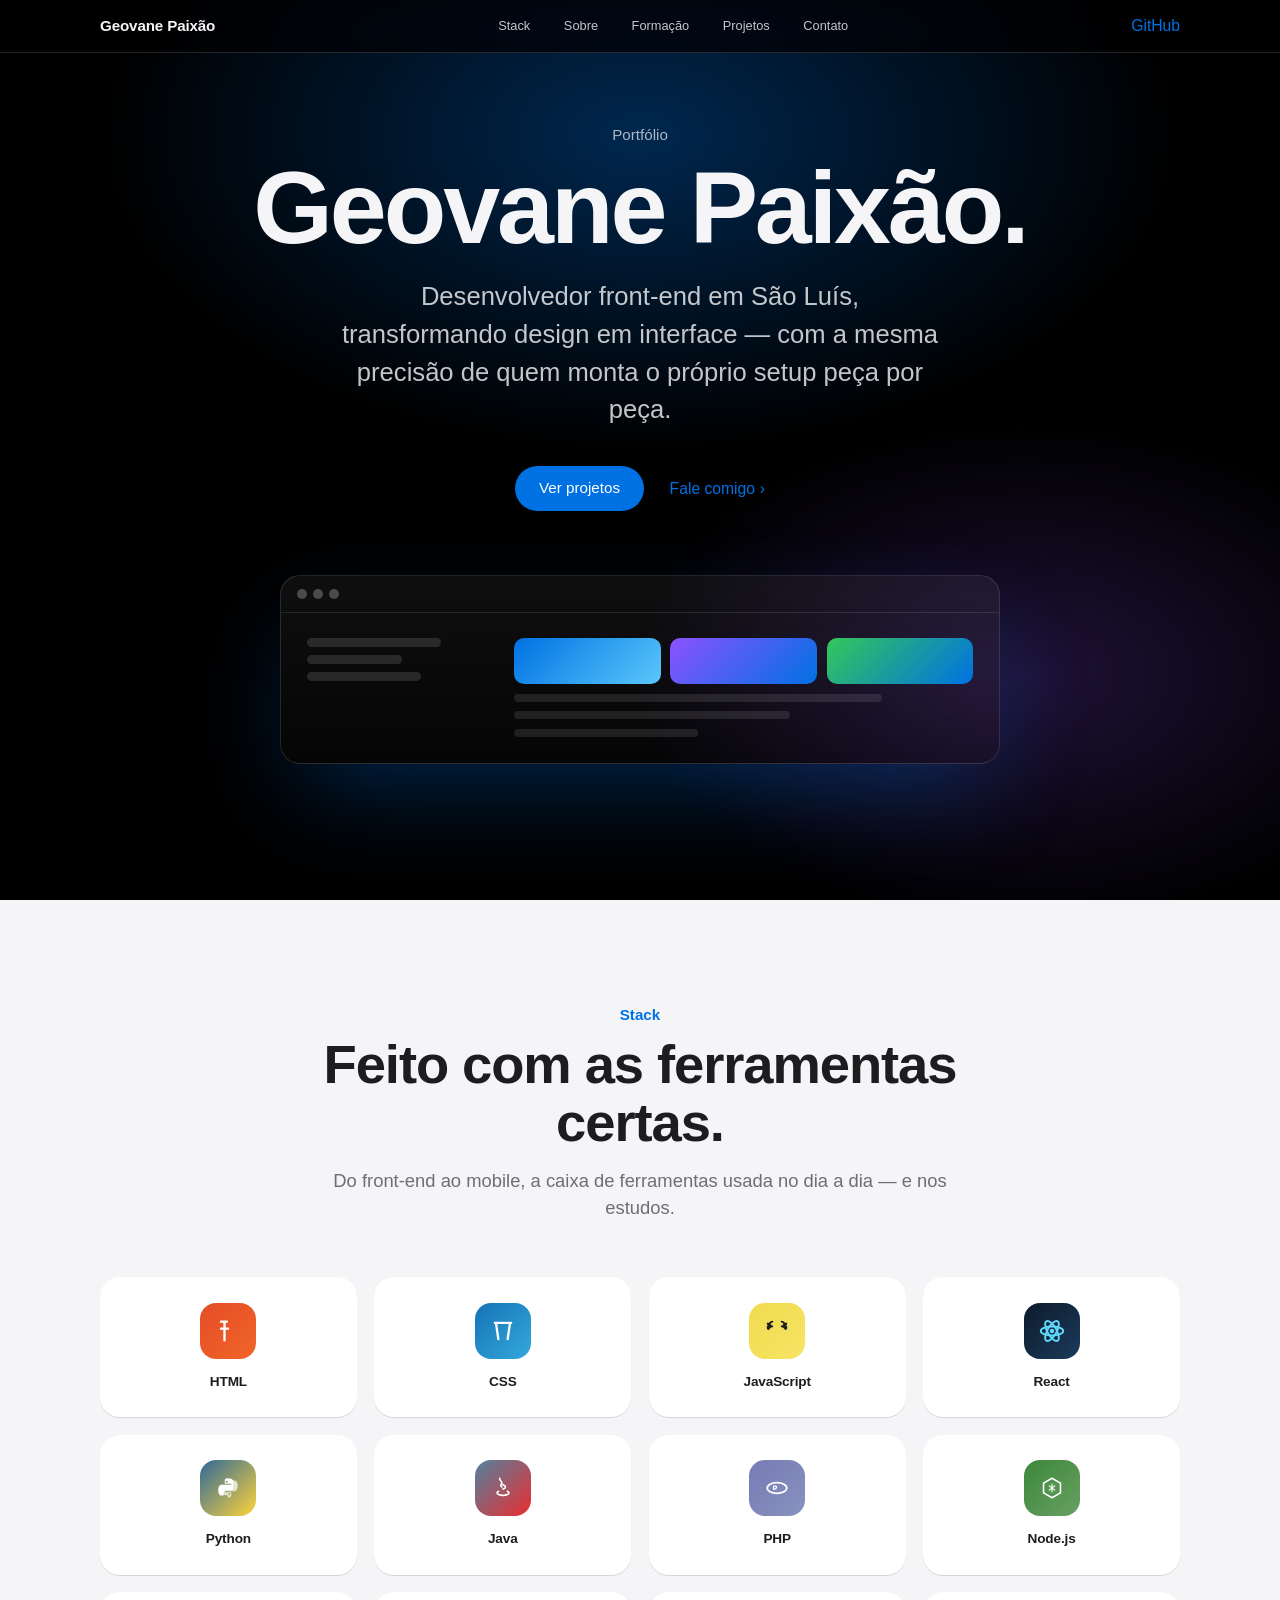
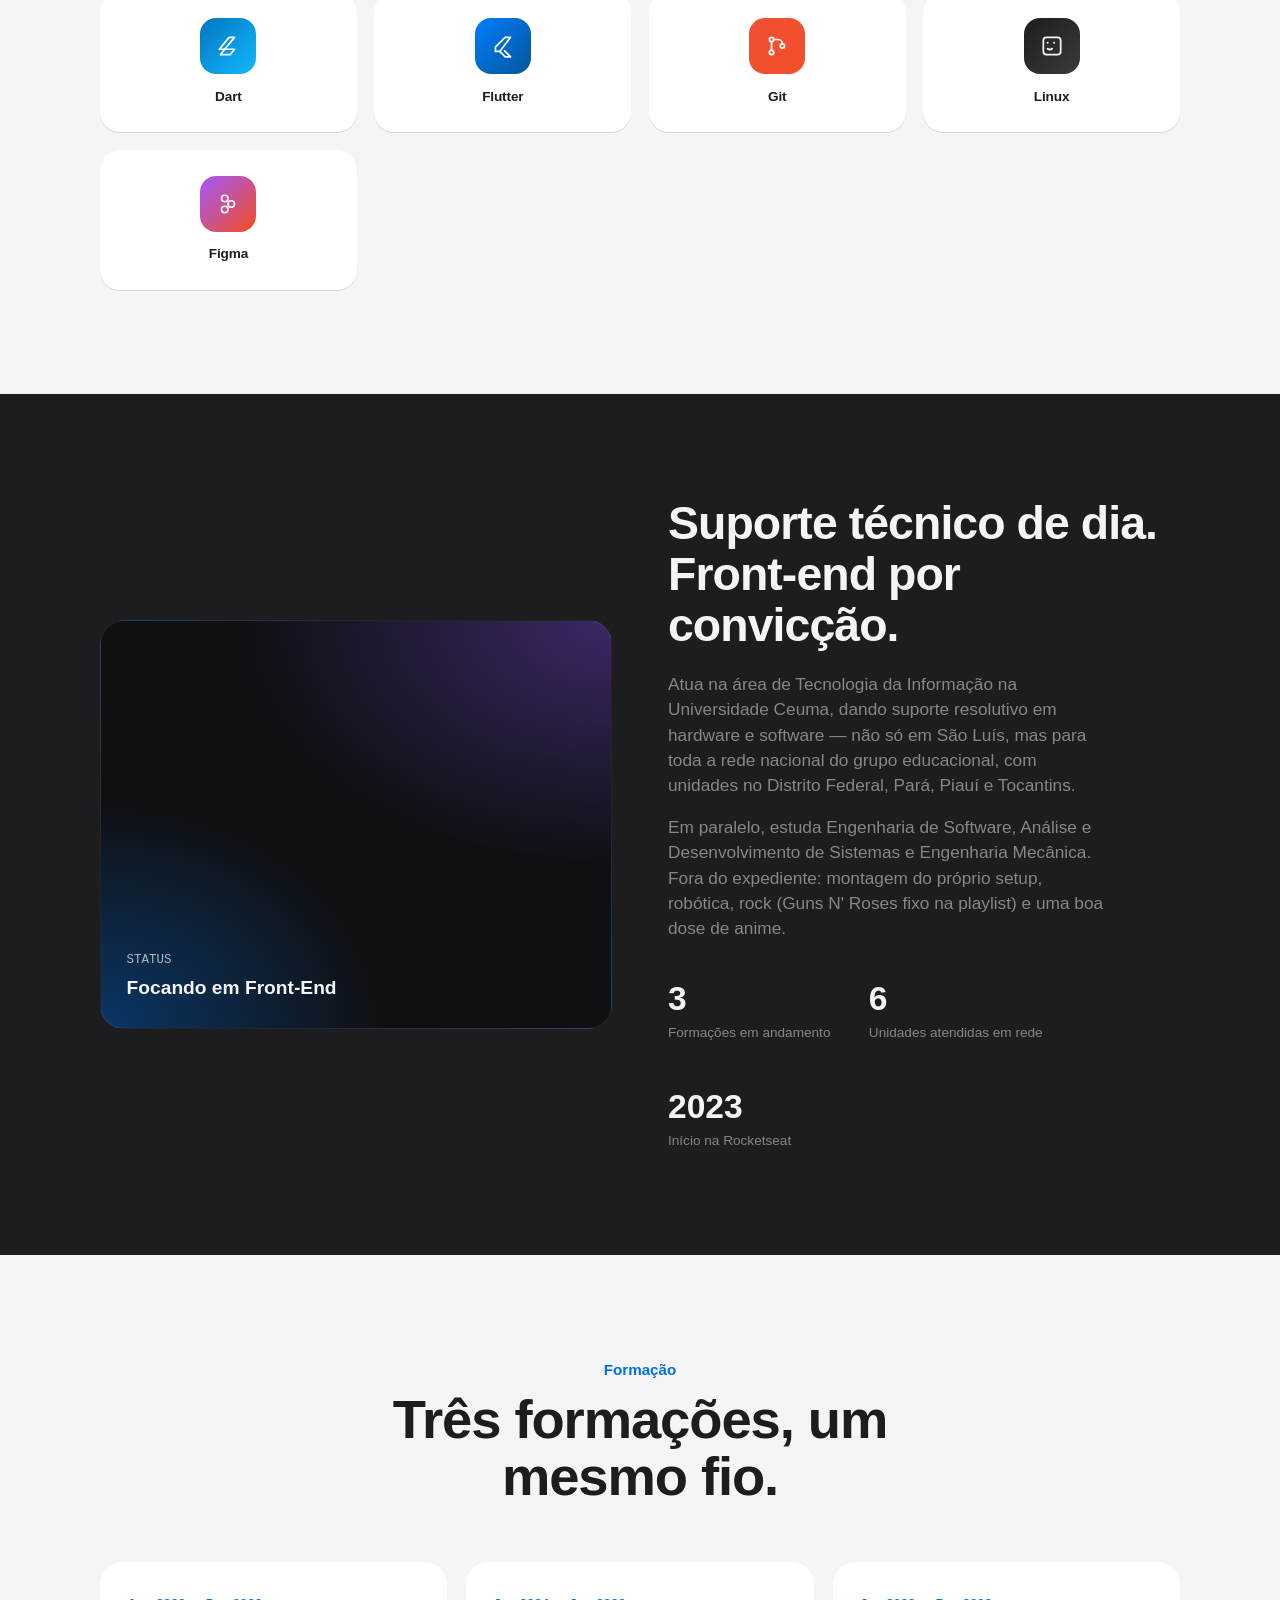
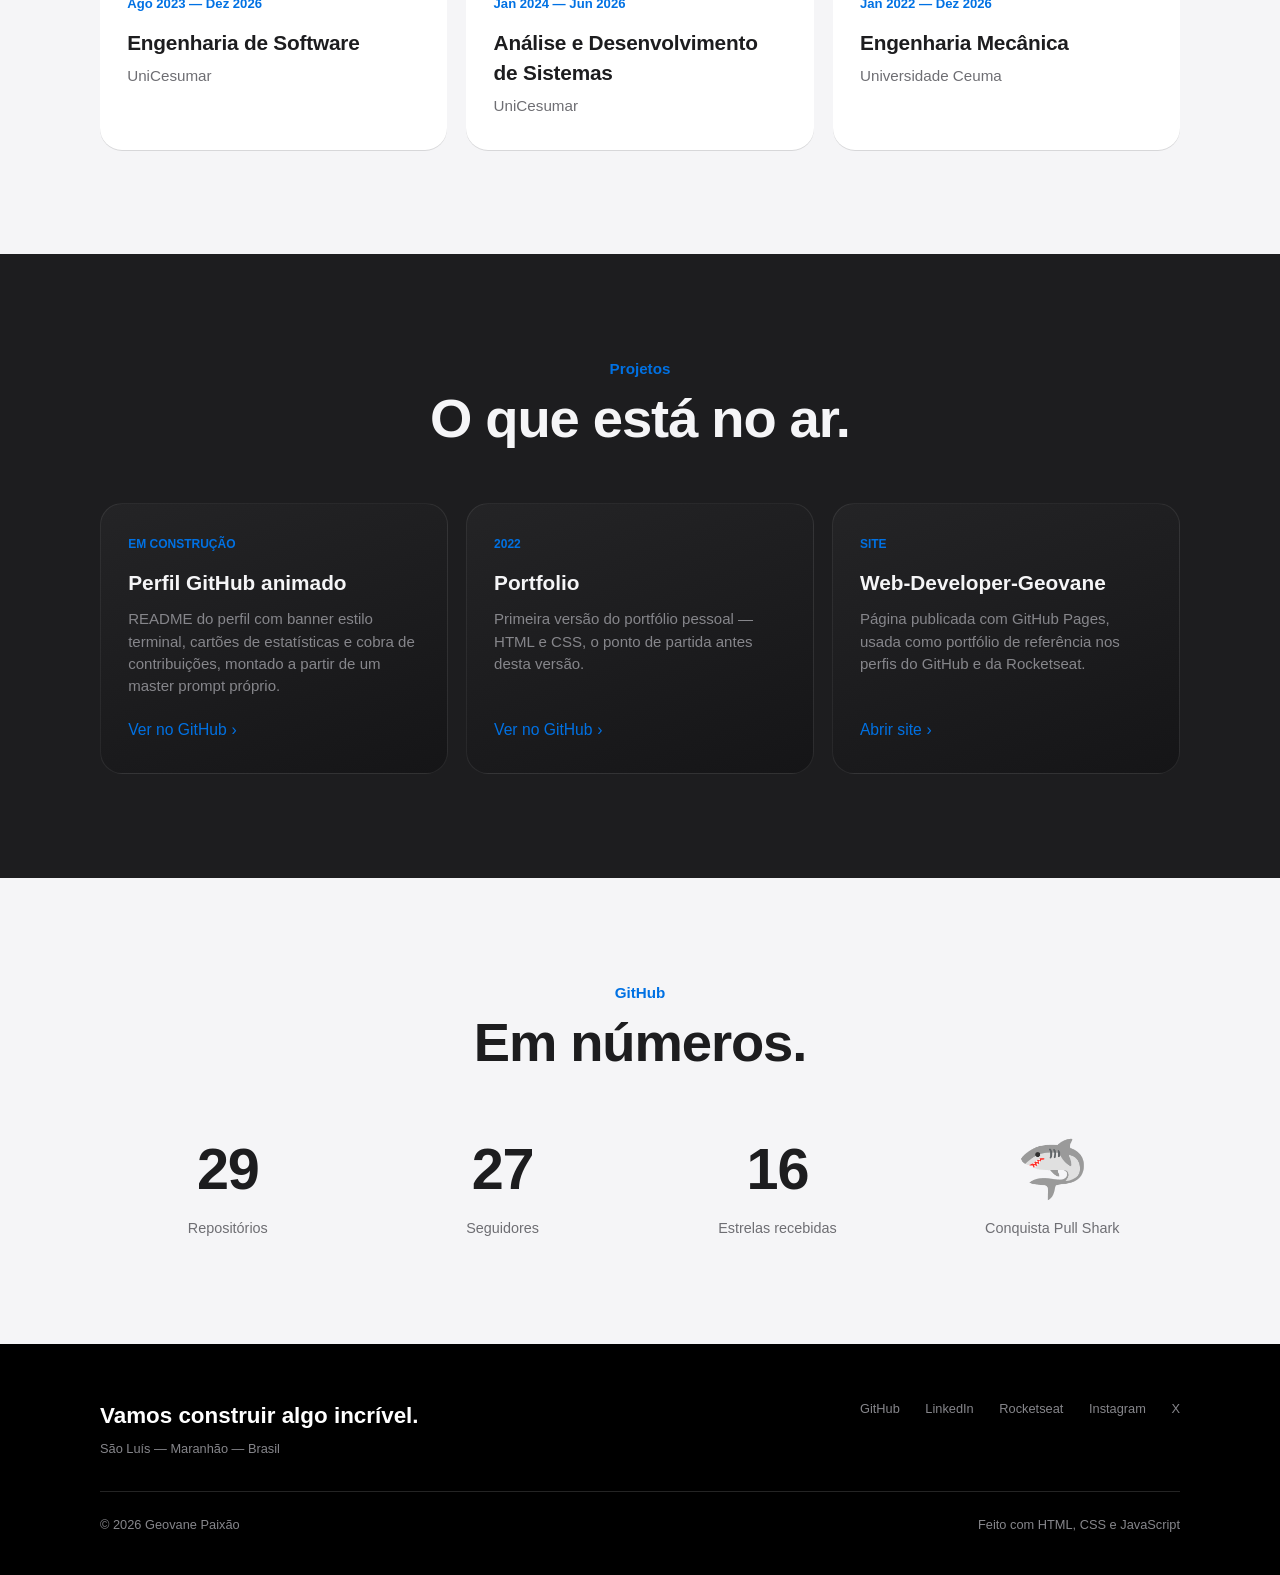
<file: portfolio (1).html>
<!DOCTYPE html>
<html lang="pt-BR">
<head>
<meta charset="UTF-8">
<meta name="viewport" content="width=device-width, initial-scale=1, viewport-fit=cover">
<title>Geovane Paixão — Desenvolvedor Front-End</title>
<style>
  :root {
    --dark-bg: #000000;
    --dark-surface: #1D1D1F;
    --light-bg: #F5F5F7;
    --light-surface: #FFFFFF;
    --text-on-light: #1D1D1F;
    --muted-on-light: #6E6E73;
    --text-on-dark: #F5F5F7;
    --muted-on-dark: #86868B;
    --blue: #0071E3;
    --blue-hover: #147CE5;
    --line-on-light: rgba(0,0,0,.12);
    --line-on-dark: rgba(255,255,255,.14);
    box-sizing: border-box;
    padding-top: env(safe-area-inset-top, 0px);
    padding-bottom: env(safe-area-inset-bottom, 0px);
  }
  @media (prefers-color-scheme: dark) {
    :root:not([data-theme="light"]) {
      --light-bg: #1C1C1E;
      --light-surface: #242426;
      --text-on-light: #F5F5F7;
      --muted-on-light: #98989D;
      --line-on-light: rgba(255,255,255,.12);
    }
  }
  :root[data-theme="dark"] {
    --light-bg: #1C1C1E;
    --light-surface: #242426;
    --text-on-light: #F5F5F7;
    --muted-on-light: #98989D;
    --line-on-light: rgba(255,255,255,.12);
  }
  * { margin: 0; padding: 0; box-sizing: border-box; }
  html { scroll-behavior: smooth; scroll-padding-top: calc(52px + env(safe-area-inset-top, 0px)); height: 100%; }
  body {
    font-family: -apple-system, BlinkMacSystemFont, "Segoe UI", Roboto, Helvetica, Arial, sans-serif;
    background: var(--dark-bg);
    color: var(--text-on-dark);
    line-height: 1.47;
    -webkit-font-smoothing: antialiased;
    overflow-x: hidden;
  }
  a { color: inherit; text-decoration: none; }
  img, svg { display: block; max-width: 100%; }
  ::selection { background: var(--blue); color: #fff; }
  :focus-visible { outline: 2px solid var(--blue); outline-offset: 3px; border-radius: 4px; }
  .wrap { width: min(1080px, 100% - 3rem); margin-inline: auto; }

  header {
    position: fixed; top: 0; left: 0; right: 0; z-index: 100;
    padding-top: env(safe-area-inset-top, 0px);
    background: rgba(0,0,0,.72);
    backdrop-filter: saturate(180%) blur(20px);
    border-bottom: 1px solid var(--line-on-dark);
  }
  .nav-inner { height: 52px; display: flex; align-items: center; justify-content: space-between; }
  .brand { font-size: 0.95rem; font-weight: 600; letter-spacing: -0.01em; }
  nav ul { list-style: none; display: flex; gap: 2.1rem; font-size: 0.8rem; color: #f5f5f7cc; }
  nav a:hover { color: #fff; }
  .nav-cta { display: flex; gap: 1.2rem; align-items: center; font-size: 0.8rem; }
  @media (max-width: 760px) { nav ul { display: none; } }

  .hero {
    position: relative;
    min-height: 100svh;
    display: flex;
    flex-direction: column;
    align-items: center;
    justify-content: center;
    text-align: center;
    padding: calc(52px + env(safe-area-inset-top, 0px)) 1.5rem 4rem;
    background:
      radial-gradient(60% 50% at 50% 15%, rgba(0,113,227,.35), transparent 70%),
      radial-gradient(45% 40% at 80% 75%, rgba(140,82,255,.22), transparent 70%),
      var(--dark-bg);
    overflow: hidden;
  }
  .hero-eyebrow { font-size: 0.95rem; color: #f5f5f7b3; margin-bottom: 0.6rem; }
  .hero h1 {
    font-size: clamp(2.8rem, 8vw, 6.4rem);
    font-weight: 600;
    letter-spacing: -0.03em;
    line-height: 1.02;
  }
  .hero .sub {
    margin-top: 1.1rem;
    font-size: clamp(1.15rem, 2.4vw, 1.6rem);
    color: #f5f5f7cc;
    font-weight: 400;
    max-width: 42ch;
  }
  .hero-cta { margin-top: 2.3rem; display: flex; gap: 1.6rem; align-items: center; flex-wrap: wrap; justify-content: center; }
  .pill {
    display: inline-flex; align-items: center; gap: 0.4rem;
    background: var(--blue); color: #fff;
    font-size: 0.95rem; font-weight: 400;
    padding: 0.72rem 1.5rem; border-radius: 980px;
    transition: background .15s ease;
  }
  .pill:hover { background: var(--blue-hover); }
  .link-more { font-size: 0.98rem; color: var(--blue); display: inline-flex; align-items: center; gap: 0.3rem; }
  .link-more:hover { text-decoration: underline; }
  .link-more .chev { transition: transform .15s ease; }
  .link-more:hover .chev { transform: translateX(3px); }

  .mock {
    margin-top: 4rem;
    width: min(720px, 100%);
    border-radius: 20px;
    border: 1px solid rgba(255,255,255,.12);
    background: linear-gradient(180deg, rgba(255,255,255,.06), rgba(255,255,255,.02));
    backdrop-filter: blur(6px);
    overflow: hidden;
    box-shadow: 0 40px 100px -20px rgba(0,113,227,.35);
  }
  .mock-bar { display: flex; gap: 6px; padding: 0.8rem 1rem; border-bottom: 1px solid rgba(255,255,255,.1); }
  .mock-bar span { width: 10px; height: 10px; border-radius: 50%; background: rgba(255,255,255,.25); }
  .mock-body { padding: 1.6rem; display: grid; grid-template-columns: 1fr 2.4fr; gap: 1rem; }
  .mock-side { display: flex; flex-direction: column; gap: 0.5rem; }
  .mock-side i { display: block; height: 9px; border-radius: 5px; background: rgba(255,255,255,.12); }
  .mock-side i:nth-child(1) { width: 70%; }
  .mock-side i:nth-child(2) { width: 50%; }
  .mock-side i:nth-child(3) { width: 60%; }
  .mock-main { display: flex; flex-direction: column; gap: 0.6rem; }
  .mock-main .row { display: flex; gap: 0.6rem; }
  .mock-main .block { flex: 1; border-radius: 10px; height: 46px; }
  .b1 { background: linear-gradient(135deg,#0071E3,#5AC8FA); }
  .b2 { background: linear-gradient(135deg,#8C52FF,#0071E3); }
  .b3 { background: linear-gradient(135deg,#34C759,#0071E3); }
  .mock-main .line { height: 8px; border-radius: 5px; background: rgba(255,255,255,.1); }
  .mock-main .line.w60 { width: 60%; } .mock-main .line.w80 { width: 80%; } .mock-main .line.w40 { width: 40%; }

  .reveal { opacity: 0; transform: translateY(18px); transition: opacity .6s ease, transform .6s ease; }
  .reveal.in { opacity: 1; transform: none; }
  @media (prefers-reduced-motion: reduce) {
    .reveal { opacity: 1; transform: none; transition: none; }
  }

  section { padding: 6.5rem 0; }
  .light { background: var(--light-bg); color: var(--text-on-light); }
  .dark-sec { background: var(--dark-surface); color: var(--text-on-dark); }
  .head-block { text-align: center; max-width: 680px; margin: 0 auto 3.5rem; }
  .kicker { font-size: 0.95rem; color: var(--blue); font-weight: 600; margin-bottom: 0.6rem; }
  .head-block h2 { font-size: clamp(2rem, 4.6vw, 3.4rem); font-weight: 600; letter-spacing: -0.02em; line-height: 1.06; }
  .head-block p { margin-top: 1rem; font-size: 1.15rem; color: var(--muted-on-light); }
  .dark-sec .head-block p { color: var(--muted-on-dark); }

  .stack-grid { display: grid; grid-template-columns: repeat(4, 1fr); gap: 1.1rem; }
  @media (max-width: 900px) { .stack-grid { grid-template-columns: repeat(3, 1fr); } }
  @media (max-width: 620px) { .stack-grid { grid-template-columns: repeat(2, 1fr); } }
  .chip-card {
    background: var(--light-surface);
    border-radius: 20px;
    padding: 1.6rem 1.2rem;
    display: flex; flex-direction: column; align-items: center; gap: 0.8rem;
    box-shadow: 0 1px 0 var(--line-on-light);
    transition: transform .2s ease, box-shadow .2s ease;
  }
  .chip-card:hover { transform: translateY(-4px); box-shadow: 0 18px 30px -14px rgba(0,0,0,.22); }
  .chip-card .icon-tile { width: 56px; height: 56px; border-radius: 16px; display: flex; align-items: center; justify-content: center; }
  .chip-card span { font-size: 0.85rem; font-weight: 600; letter-spacing: -0.01em; }

  .split { display: grid; grid-template-columns: 1fr 1fr; gap: 3.5rem; align-items: center; }
  @media (max-width: 860px) { .split { grid-template-columns: 1fr; } }
  .split h2 { font-size: clamp(1.9rem, 4vw, 2.9rem); font-weight: 600; letter-spacing: -0.02em; line-height: 1.1; margin-bottom: 1.3rem; }
  .split p { color: var(--muted-on-dark); font-size: 1.08rem; max-width: 46ch; margin-bottom: 1rem; }
  .stat-row { display: flex; gap: 2.4rem; margin-top: 2rem; flex-wrap: wrap; }
  .stat-row .n { font-size: 2.1rem; font-weight: 600; }
  .stat-row .l { font-size: 0.85rem; color: var(--muted-on-dark); }
  .about-panel {
    border-radius: 24px;
    aspect-ratio: 4/3.2;
    background:
      radial-gradient(120% 100% at 100% 0%, rgba(140,82,255,.35), transparent 60%),
      radial-gradient(100% 100% at 0% 100%, rgba(0,113,227,.4), transparent 55%),
      #101013;
    border: 1px solid rgba(255,255,255,.08);
    position: relative;
    overflow: hidden;
    padding: 1.6rem;
    display: flex; flex-direction: column; justify-content: flex-end;
  }
  .about-panel .tag { font-size: 0.78rem; color: #f5f5f7b3; font-family: ui-monospace, monospace; }
  .about-panel .role { font-size: 1.2rem; font-weight: 600; margin-top: 0.3rem; }

  .edu-grid { display: grid; grid-template-columns: repeat(3, 1fr); gap: 1.2rem; }
  @media (max-width: 860px) { .edu-grid { grid-template-columns: 1fr; } }
  .edu-card {
    background: var(--light-surface);
    border-radius: 22px;
    padding: 2rem 1.7rem;
    box-shadow: 0 1px 0 var(--line-on-light);
  }
  .edu-card .when { font-size: 0.82rem; color: var(--blue); font-weight: 600; margin-bottom: 0.9rem; }
  .edu-card h3 { font-size: 1.3rem; font-weight: 600; letter-spacing: -0.01em; margin-bottom: 0.4rem; }
  .edu-card p { color: var(--muted-on-light); font-size: 0.95rem; }

  .proj-grid { display: grid; grid-template-columns: repeat(3, 1fr); gap: 1.1rem; }
  @media (max-width: 900px) { .proj-grid { grid-template-columns: 1fr; } }
  .proj-card {
    background: linear-gradient(160deg, #242426, #151517);
    border: 1px solid rgba(255,255,255,.08);
    border-radius: 22px;
    padding: 2rem 1.7rem;
    min-height: 230px;
    display: flex; flex-direction: column;
    transition: transform .2s ease, border-color .2s ease;
  }
  .proj-card:hover { transform: translateY(-4px); border-color: rgba(0,113,227,.5); }
  .proj-card .tag { font-size: 0.75rem; color: var(--blue); font-weight: 600; margin-bottom: 0.9rem; }
  .proj-card h3 { font-size: 1.3rem; font-weight: 600; margin-bottom: 0.6rem; }
  .proj-card p { color: var(--muted-on-dark); font-size: 0.94rem; flex: 1; }
  .proj-card .go { margin-top: 1.3rem; }

  .num-grid { display: grid; grid-template-columns: repeat(4, 1fr); gap: 1.2rem; text-align: center; }
  @media (max-width: 720px) { .num-grid { grid-template-columns: repeat(2, 1fr); } }
  .num-grid .n { font-size: clamp(2.2rem, 5vw, 3.6rem); font-weight: 600; letter-spacing: -0.02em; }
  .num-grid .l { font-size: 0.9rem; color: var(--muted-on-light); margin-top: 0.4rem; }

  footer { background: var(--dark-bg); color: var(--muted-on-dark); padding: 3.5rem 0 calc(2.5rem + env(safe-area-inset-bottom, 0px)); font-size: 0.8rem; }
  .foot-top { display: flex; justify-content: space-between; flex-wrap: wrap; gap: 2rem; border-bottom: 1px solid var(--line-on-dark); padding-bottom: 2rem; margin-bottom: 1.5rem; }
  .foot-links { display: flex; gap: 1.6rem; flex-wrap: wrap; }
  .foot-links a:hover { color: #fff; text-decoration: underline; }
  .foot-bottom { display: flex; justify-content: space-between; flex-wrap: wrap; gap: 0.6rem; }
</style>
</head>
<body>

<header>
  <div class="wrap nav-inner">
    <div class="brand">Geovane Paixão</div>
    <nav aria-label="Navegação principal">
      <ul>
        <li><a href="#stack">Stack</a></li>
        <li><a href="#sobre">Sobre</a></li>
        <li><a href="#formacao">Formação</a></li>
        <li><a href="#projetos">Projetos</a></li>
        <li><a href="#contato">Contato</a></li>
      </ul>
    </nav>
    <div class="nav-cta"><a class="link-more" href="https://github.com/Geovannehh" target="_blank" rel="noopener">GitHub</a></div>
  </div>
</header>

<section class="hero">
  <div class="hero-eyebrow">Portfólio</div>
  <h1>Geovane Paixão.</h1>
  <p class="sub">Desenvolvedor front-end em São Luís, transformando design em interface — com a mesma precisão de quem monta o próprio setup peça por peça.</p>
  <div class="hero-cta">
    <a class="pill" href="#projetos">Ver projetos</a>
    <a class="link-more" href="#contato">Fale comigo <span class="chev">›</span></a>
  </div>
  <div class="mock reveal" aria-hidden="true">
    <div class="mock-bar"><span></span><span></span><span></span></div>
    <div class="mock-body">
      <div class="mock-side"><i></i><i></i><i></i></div>
      <div class="mock-main">
        <div class="row"><div class="block b1"></div><div class="block b2"></div><div class="block b3"></div></div>
        <div class="line w80"></div>
        <div class="line w60"></div>
        <div class="line w40"></div>
      </div>
    </div>
  </div>
</section>

<section class="light" id="stack">
  <div class="wrap">
    <div class="head-block reveal">
      <div class="kicker">Stack</div>
      <h2>Feito com as ferramentas certas.</h2>
      <p>Do front-end ao mobile, a caixa de ferramentas usada no dia a dia — e nos estudos.</p>
    </div>
    <div class="stack-grid">

      <div class="chip-card reveal">
        <div class="icon-tile" style="background:linear-gradient(135deg,#E44D26,#F16529)">
          <svg width="28" height="28" viewBox="0 0 24 24" fill="none"><path d="M6 4h5M6 10h6M9 4v16" stroke="#fff" stroke-width="2" stroke-linecap="round"/></svg>
        </div>
        <span>HTML</span>
      </div>

      <div class="chip-card reveal">
        <div class="icon-tile" style="background:linear-gradient(135deg,#1572B6,#33A9DC)">
          <svg width="28" height="28" viewBox="0 0 24 24" fill="none"><path d="M5 5h14M6 5l2 14M18 5l-2 14" stroke="#fff" stroke-width="2" stroke-linecap="round" stroke-linejoin="round"/></svg>
        </div>
        <span>CSS</span>
      </div>

      <div class="chip-card reveal">
        <div class="icon-tile" style="background:linear-gradient(135deg,#F0DB4F,#F7E463)">
          <svg width="28" height="28" viewBox="0 0 24 24" fill="none"><path d="M8 4c-2 0-2 2-3 2s-1-1-1-1 0 2 2 2-2 0-2 2 1 1 1 1 1-2 3-2M16 4c2 0 2 2 3 2s1-1 1-1 0 2-2 2 2 0 2 2-1 1-1 1-1-2-3-2" stroke="#1D1D1F" stroke-width="1.6" stroke-linecap="round"/></svg>
        </div>
        <span>JavaScript</span>
      </div>

      <div class="chip-card reveal">
        <div class="icon-tile" style="background:linear-gradient(135deg,#0d1b2a,#1b3a5c)">
          <svg width="30" height="30" viewBox="0 0 24 24" fill="none"><ellipse cx="12" cy="12" rx="9" ry="3.6" stroke="#61DAFB" stroke-width="1.5"/><ellipse cx="12" cy="12" rx="9" ry="3.6" stroke="#61DAFB" stroke-width="1.5" transform="rotate(60 12 12)"/><ellipse cx="12" cy="12" rx="9" ry="3.6" stroke="#61DAFB" stroke-width="1.5" transform="rotate(120 12 12)"/><circle cx="12" cy="12" r="1.8" fill="#61DAFB"/></svg>
        </div>
        <span>React</span>
      </div>

      <div class="chip-card reveal">
        <div class="icon-tile" style="background:linear-gradient(135deg,#306998,#FFD43B)">
          <svg width="26" height="26" viewBox="0 0 24 24" fill="none"><path d="M12 3c-3 0-3 2-3 2v3h6v1H6s-3 0-3 5 3 5 3 5h2v-3s0-2 2-2h4s3 0 3-3V6s0-3-5-3zm-1.2 2.2a1 1 0 110 2 1 1 0 010-2z" fill="#fff"/><path d="M12 21c3 0 3-2 3-2v-3H9v-1h9s3 0 3-5-3-5-3-5h-2v3s0 2-2 2H10s-3 0-3 3v3s0 3 5 3zm1.2-2.2a1 1 0 110-2 1 1 0 010 2z" fill="#fff" opacity=".7"/></svg>
        </div>
        <span>Python</span>
      </div>

      <div class="chip-card reveal">
        <div class="icon-tile" style="background:linear-gradient(135deg,#5382A1,#EA2D2E)">
          <svg width="26" height="26" viewBox="0 0 24 24" fill="none"><path d="M8 15c-2 1-2 2 0 3s6 1 8 0 2-2 0-3M9 3c-1 2 3 3 2 5-1 1-2 2 0 3M12 9c3 1 3 3 0 4" stroke="#fff" stroke-width="1.5" stroke-linecap="round" stroke-linejoin="round"/></svg>
        </div>
        <span>Java</span>
      </div>

      <div class="chip-card reveal">
        <div class="icon-tile" style="background:linear-gradient(135deg,#777BB4,#8892BF)">
          <svg width="26" height="26" viewBox="0 0 24 24" fill="none"><ellipse cx="12" cy="12" rx="9" ry="5" stroke="#fff" stroke-width="1.6"/><path d="M9 10.2h1.3c1 0 1.4.5 1.2 1.4s-.7 1.4-1.7 1.4H8.8L9 10.2z" stroke="#fff" stroke-width="1.2"/></svg>
        </div>
        <span>PHP</span>
      </div>

      <div class="chip-card reveal">
        <div class="icon-tile" style="background:linear-gradient(135deg,#3C873A,#68A063)">
          <svg width="26" height="26" viewBox="0 0 24 24" fill="none"><path d="M12 3l7.8 4.5v9L12 21l-7.8-4.5v-9L12 3z" stroke="#fff" stroke-width="1.5" stroke-linejoin="round"/><path d="M12 8v8M9 9.8l6 4.4M15 9.8l-6 4.4" stroke="#fff" stroke-width="1.1"/></svg>
        </div>
        <span>Node.js</span>
      </div>

      <div class="chip-card reveal">
        <div class="icon-tile" style="background:linear-gradient(135deg,#0175C2,#13B9FD)">
          <svg width="26" height="26" viewBox="0 0 24 24" fill="none"><path d="M4 15L13 4h5l-9 11H4z" stroke="#fff" stroke-width="1.6" stroke-linejoin="round"/><path d="M9 15h9l-4 5H5l4-5z" stroke="#fff" stroke-width="1.6" stroke-linejoin="round"/></svg>
        </div>
        <span>Dart</span>
      </div>

      <div class="chip-card reveal">
        <div class="icon-tile" style="background:linear-gradient(135deg,#027DFD,#02569B)">
          <svg width="26" height="26" viewBox="0 0 24 24" fill="none"><path d="M5 13L14 4h5L9 17H5z" stroke="#fff" stroke-width="1.6" stroke-linejoin="round"/><path d="M9 17l5 5h5l-6-6" stroke="#fff" stroke-width="1.6" stroke-linejoin="round"/></svg>
        </div>
        <span>Flutter</span>
      </div>

      <div class="chip-card reveal">
        <div class="icon-tile" style="background:linear-gradient(135deg,#F05032,#F34F29)">
          <svg width="26" height="26" viewBox="0 0 24 24" fill="none"><circle cx="7" cy="6" r="2" stroke="#fff" stroke-width="1.6"/><circle cx="7" cy="18" r="2" stroke="#fff" stroke-width="1.6"/><circle cx="17" cy="12" r="2" stroke="#fff" stroke-width="1.6"/><path d="M7 8v8M9 6h4a4 4 0 014 4v0" stroke="#fff" stroke-width="1.6"/></svg>
        </div>
        <span>Git</span>
      </div>

      <div class="chip-card reveal">
        <div class="icon-tile" style="background:linear-gradient(135deg,#1D1D1F,#3A3A3C)">
          <svg width="26" height="26" viewBox="0 0 24 24" fill="none"><rect x="4" y="4" width="16" height="16" rx="3" stroke="#F5F5F7" stroke-width="1.6"/><path d="M8 9h.01M8 14.5c1.3 1 2.7 1 4 0M14 9h.01" stroke="#F5F5F7" stroke-width="1.8" stroke-linecap="round"/></svg>
        </div>
        <span>Linux</span>
      </div>

      <div class="chip-card reveal">
        <div class="icon-tile" style="background:linear-gradient(135deg,#A259FF,#F24E1E)">
          <svg width="26" height="26" viewBox="0 0 24 24" fill="none"><circle cx="9" cy="7" r="3" stroke="#fff" stroke-width="1.4"/><circle cx="15" cy="12" r="3" stroke="#fff" stroke-width="1.4"/><circle cx="9" cy="17" r="3" stroke="#fff" stroke-width="1.4"/></svg>
        </div>
        <span>Figma</span>
      </div>

    </div>
  </div>
</section>

<section class="dark-sec" id="sobre">
  <div class="wrap">
    <div class="split">
      <div class="reveal">
        <div class="about-panel">
          <div class="tag">STATUS</div>
          <div class="role">Focando em Front-End</div>
        </div>
      </div>
      <div class="reveal">
        <h2>Suporte técnico de dia. Front-end por convicção.</h2>
        <p>Atua na área de Tecnologia da Informação na Universidade Ceuma, dando suporte resolutivo em hardware e software — não só em São Luís, mas para toda a rede nacional do grupo educacional, com unidades no Distrito Federal, Pará, Piauí e Tocantins.</p>
        <p>Em paralelo, estuda Engenharia de Software, Análise e Desenvolvimento de Sistemas e Engenharia Mecânica. Fora do expediente: montagem do próprio setup, robótica, rock (Guns N' Roses fixo na playlist) e uma boa dose de anime.</p>
        <div class="stat-row">
          <div><div class="n">3</div><div class="l">Formações em andamento</div></div>
          <div><div class="n">6</div><div class="l">Unidades atendidas em rede</div></div>
          <div><div class="n">2023</div><div class="l">Início na Rocketseat</div></div>
        </div>
      </div>
    </div>
  </div>
</section>

<section class="light" id="formacao">
  <div class="wrap">
    <div class="head-block reveal">
      <div class="kicker">Formação</div>
      <h2>Três formações, um mesmo fio.</h2>
    </div>
    <div class="edu-grid">
      <div class="edu-card reveal">
        <div class="when">Ago 2023 — Dez 2026</div>
        <h3>Engenharia de Software</h3>
        <p>UniCesumar</p>
      </div>
      <div class="edu-card reveal">
        <div class="when">Jan 2024 — Jun 2026</div>
        <h3>Análise e Desenvolvimento de Sistemas</h3>
        <p>UniCesumar</p>
      </div>
      <div class="edu-card reveal">
        <div class="when">Jan 2022 — Dez 2026</div>
        <h3>Engenharia Mecânica</h3>
        <p>Universidade Ceuma</p>
      </div>
    </div>
  </div>
</section>

<section class="dark-sec" id="projetos">
  <div class="wrap">
    <div class="head-block reveal">
      <div class="kicker">Projetos</div>
      <h2>O que está no ar.</h2>
    </div>
    <div class="proj-grid">
      <a class="proj-card reveal" href="https://github.com/Geovannehh/Geovannehh" target="_blank" rel="noopener">
        <div class="tag">EM CONSTRUÇÃO</div>
        <h3>Perfil GitHub animado</h3>
        <p>README do perfil com banner estilo terminal, cartões de estatísticas e cobra de contribuições, montado a partir de um master prompt próprio.</p>
        <span class="link-more go">Ver no GitHub <span class="chev">›</span></span>
      </a>
      <a class="proj-card reveal" href="https://github.com/Geovannehh/Portfolio" target="_blank" rel="noopener">
        <div class="tag">2022</div>
        <h3>Portfolio</h3>
        <p>Primeira versão do portfólio pessoal — HTML e CSS, o ponto de partida antes desta versão.</p>
        <span class="link-more go">Ver no GitHub <span class="chev">›</span></span>
      </a>
      <a class="proj-card reveal" href="https://geovannehh.github.io/Web-Developer-Geovane/" target="_blank" rel="noopener">
        <div class="tag">SITE</div>
        <h3>Web-Developer-Geovane</h3>
        <p>Página publicada com GitHub Pages, usada como portfólio de referência nos perfis do GitHub e da Rocketseat.</p>
        <span class="link-more go">Abrir site <span class="chev">›</span></span>
      </a>
    </div>
  </div>
</section>

<section class="light">
  <div class="wrap">
    <div class="head-block reveal">
      <div class="kicker">GitHub</div>
      <h2>Em números.</h2>
    </div>
    <div class="num-grid">
      <div class="reveal"><div class="n">29</div><div class="l">Repositórios</div></div>
      <div class="reveal"><div class="n">27</div><div class="l">Seguidores</div></div>
      <div class="reveal"><div class="n">16</div><div class="l">Estrelas recebidas</div></div>
      <div class="reveal"><div class="n">🦈</div><div class="l">Conquista Pull Shark</div></div>
    </div>
  </div>
</section>

<footer id="contato">
  <div class="wrap">
    <div class="foot-top">
      <div>
        <div style="color:#fff;font-size:1.4rem;font-weight:600;margin-bottom:.5rem;">Vamos construir algo incrível.</div>
        <div>São Luís — Maranhão — Brasil</div>
      </div>
      <div class="foot-links">
        <a href="https://github.com/Geovannehh" target="_blank" rel="noopener">GitHub</a>
        <a href="https://www.linkedin.com/in/geovane-paix%C3%A3o" target="_blank" rel="noopener">LinkedIn</a>
        <a href="https://app.rocketseat.com.br/me/geovane-paixao" target="_blank" rel="noopener">Rocketseat</a>
        <a href="https://www.instagram.com/geovanneps/" target="_blank" rel="noopener">Instagram</a>
        <a href="https://x.com/GeovanePaixao5" target="_blank" rel="noopener">X</a>
      </div>
    </div>
    <div class="foot-bottom">
      <span>© 2026 Geovane Paixão</span>
      <span>Feito com HTML, CSS e JavaScript</span>
    </div>
  </div>
</footer>

<script>
  var els = document.querySelectorAll('.reveal');
  if ('IntersectionObserver' in window) {
    var io = new IntersectionObserver(function(entries) {
      entries.forEach(function(e) {
        if (e.isIntersecting) { e.target.classList.add('in'); io.unobserve(e.target); }
      });
    }, { threshold: 0.15 });
    els.forEach(function(el) { io.observe(el); });
  } else {
    els.forEach(function(el) { el.classList.add('in'); });
  }
</script>

</body>
</html>
</file>
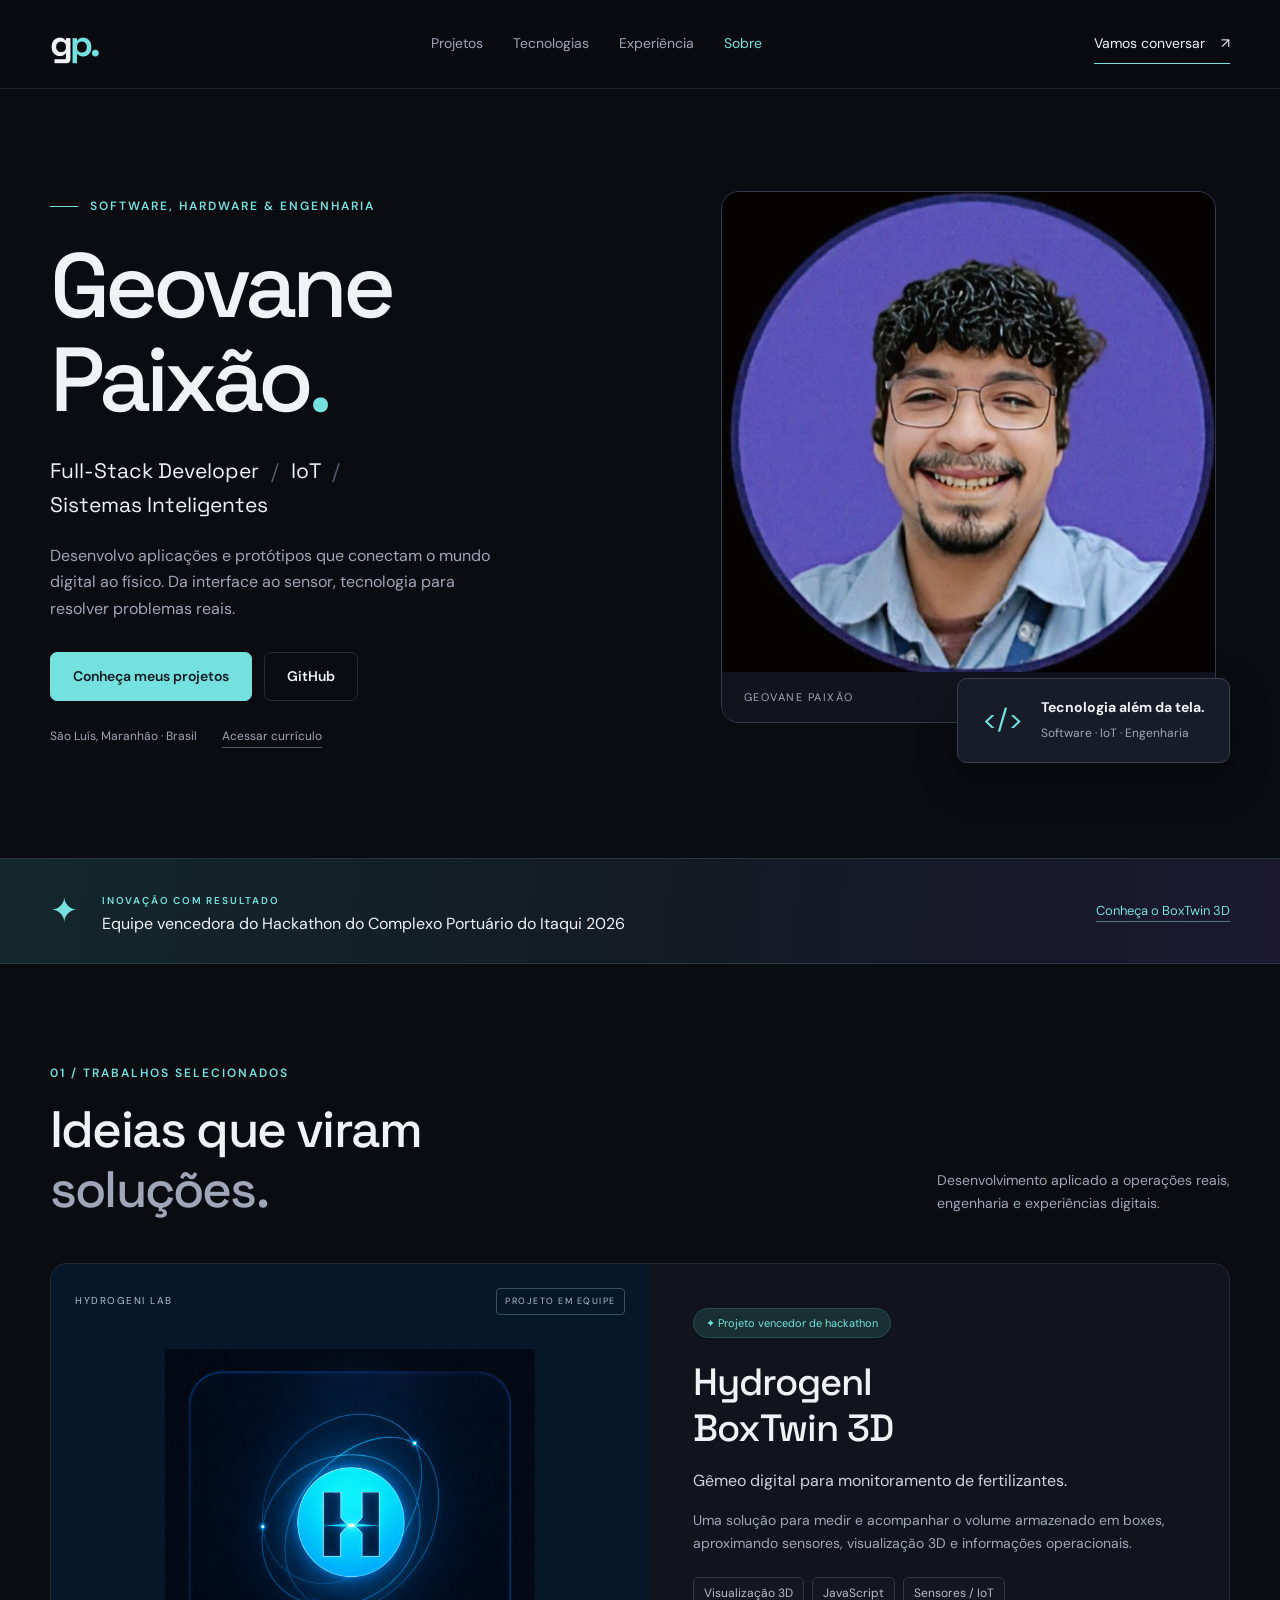
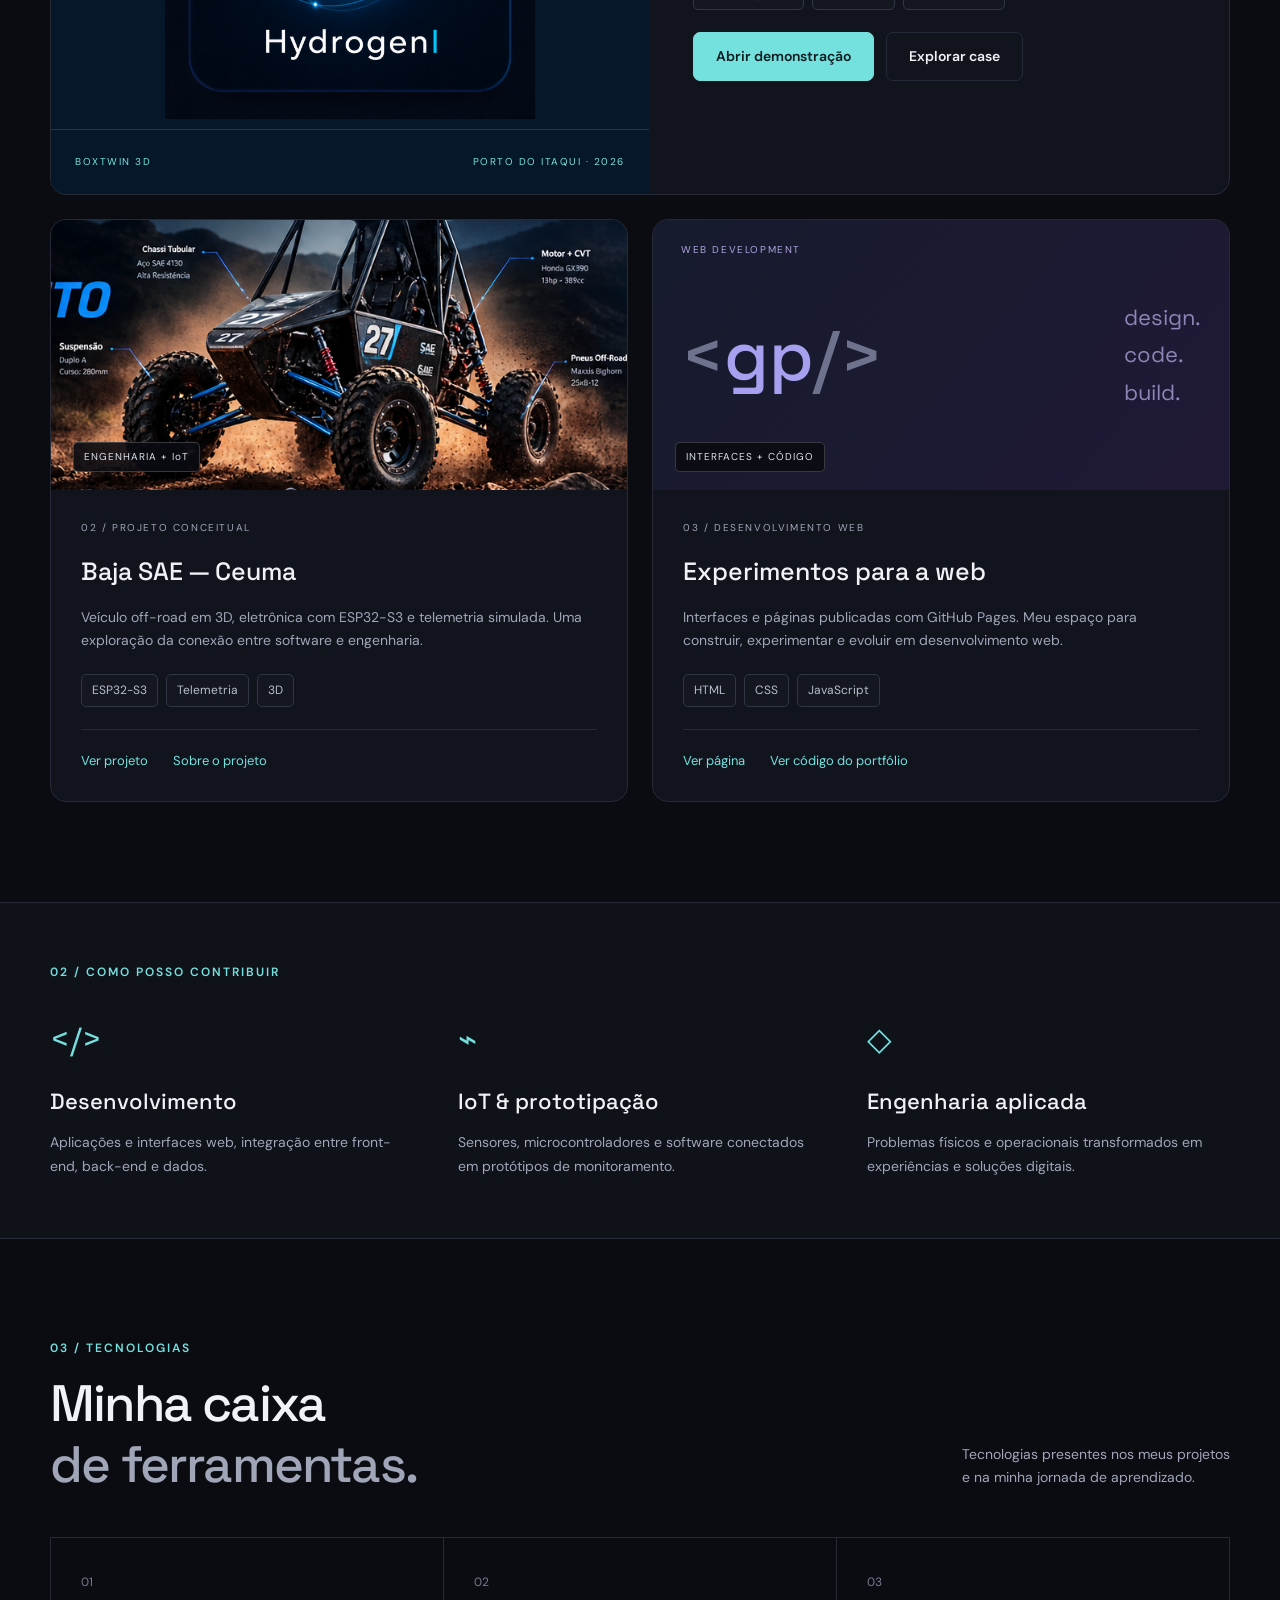
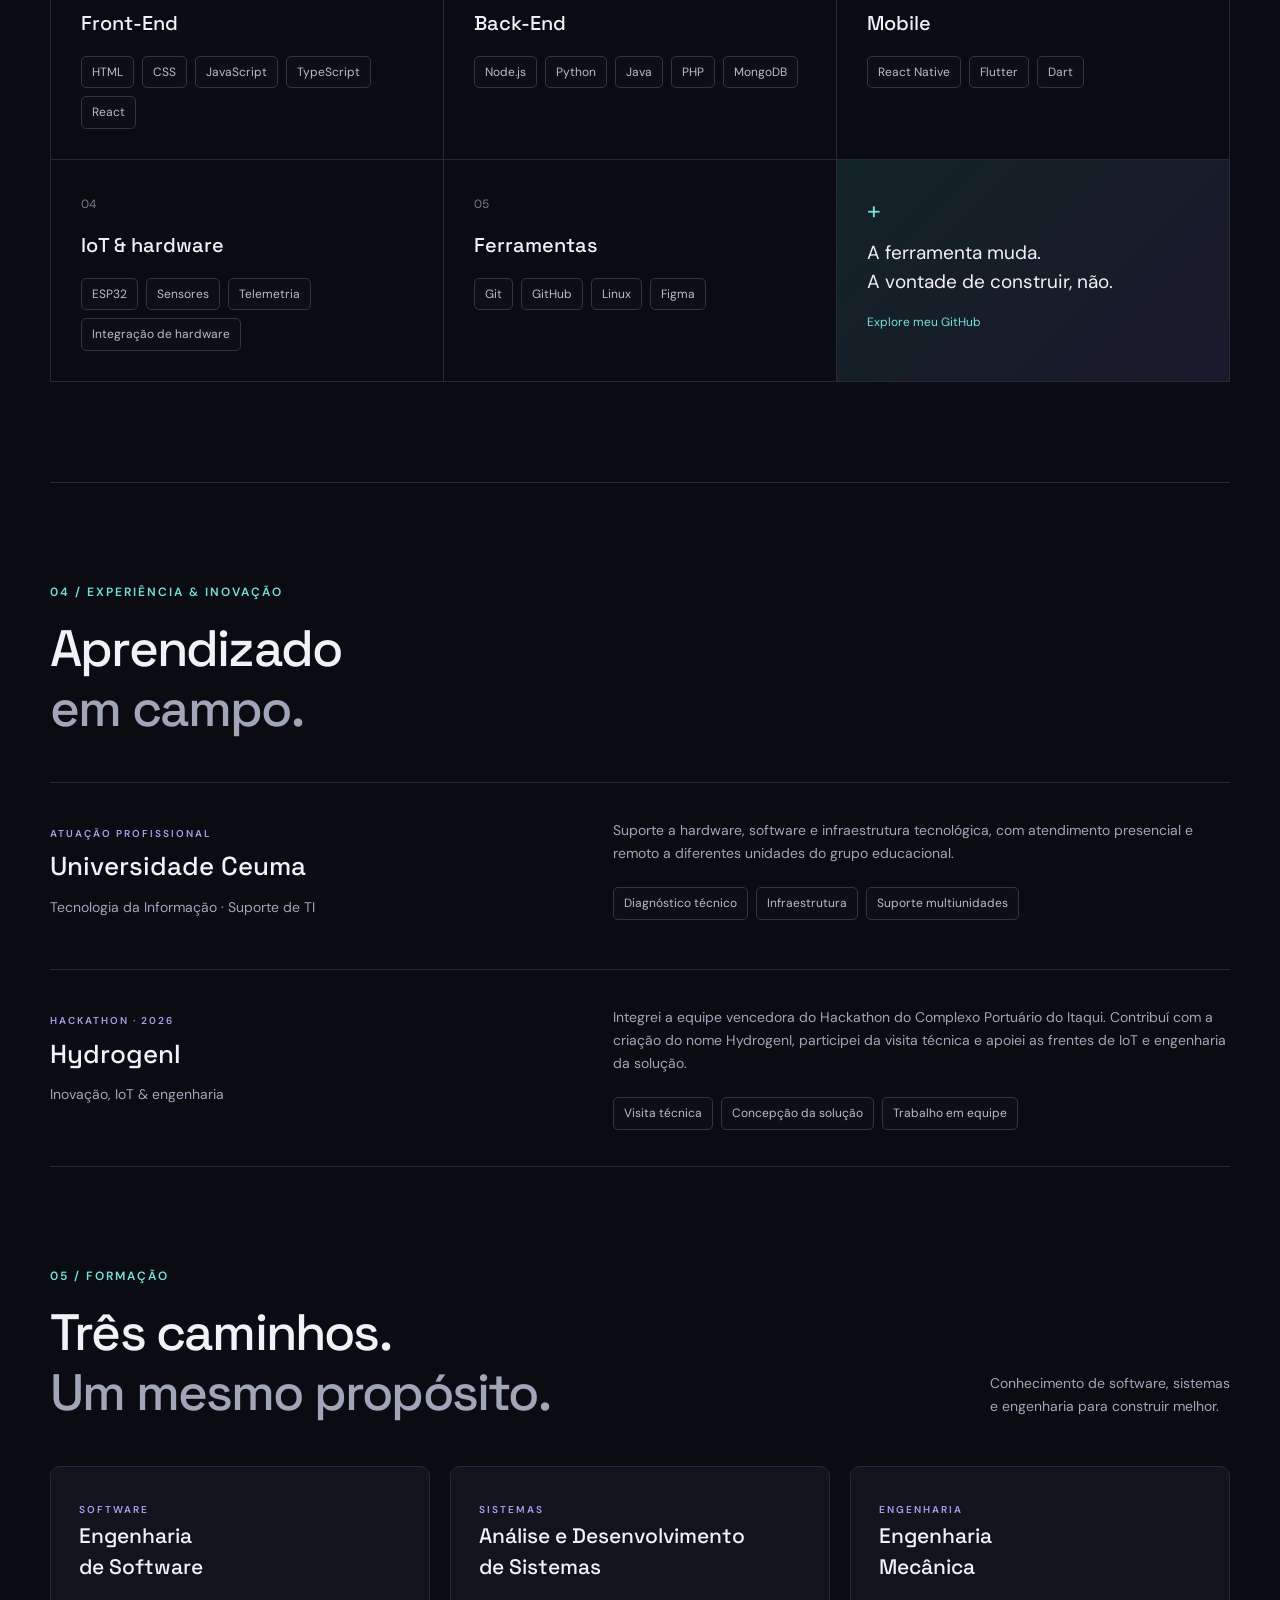
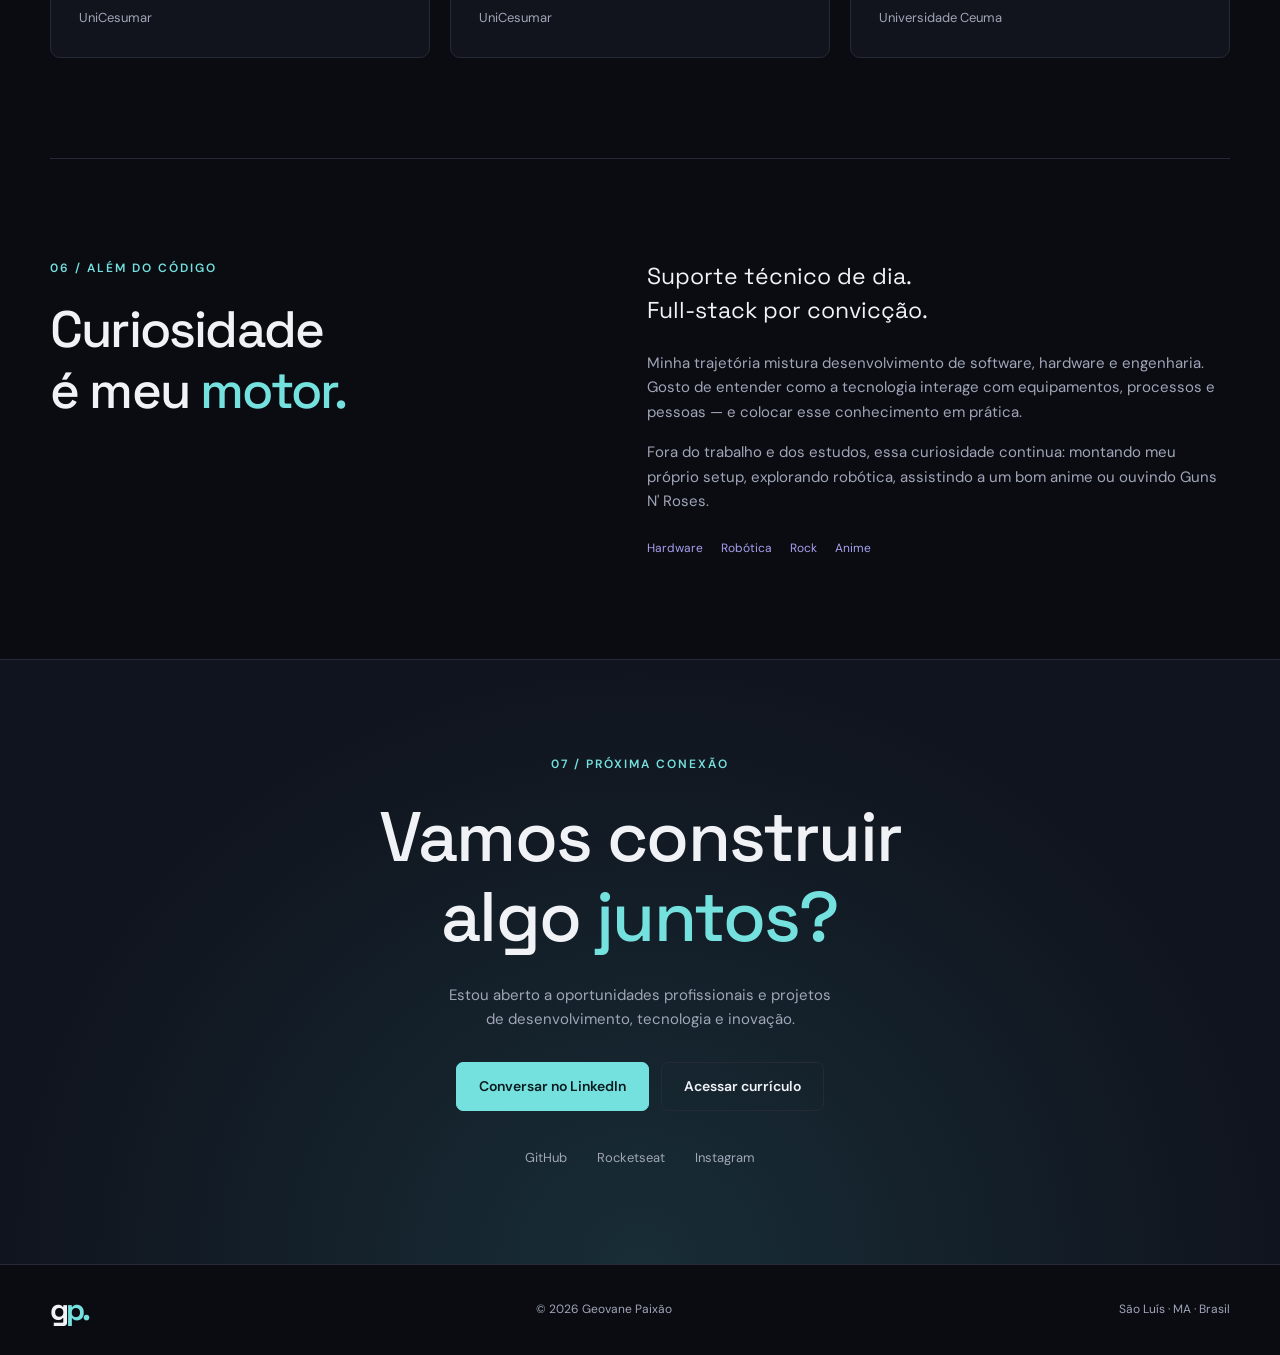
<file: Projetos/projetos.html>
<!doctype html>
<html lang="pt-BR">
<head>
  <meta charset="utf-8"><meta name="viewport" content="width=device-width, initial-scale=1">
  <title>Geovane Paixão | Full-Stack, IoT & Engenharia</title>
  <meta name="description" content="Portfólio de Geovane Paixão. Desenvolvimento Full-Stack, IoT e engenharia aplicada. Conheça o HydrogenI BoxTwin 3D e o projeto Baja SAE.">
  <meta name="theme-color" content="#0a0c12">
  <link rel="icon" type="image/svg+xml" href="data:image/svg+xml,%3Csvg xmlns='http://www.w3.org/2000/svg' viewBox='0 0 32 32'%3E%3Crect width='32' height='32' rx='8' fill='%230a0c12'/%3E%3Cpath d='M23 10H12v12h11v-6h-7' fill='none' stroke='%2375e1df' stroke-width='3'/%3E%3C/svg%3E">
  <link rel="stylesheet" href="style.css"><script defer src="script.js"></script>
</head>
<body>
<a class="skip-link" href="#conteudo">Pular para o conteúdo</a>
<header class="header"><div class="container nav-shell">
  <a class="brand" href="#inicio" aria-label="Geovane Paixão, início">g<span>p.</span></a>
  <button class="menu-toggle" aria-expanded="false" aria-controls="navigation">Menu <span aria-hidden="true">☰</span></button>
  <nav id="navigation" aria-label="Principal"><a href="#projetos">Projetos</a><a href="#tecnologias">Tecnologias</a><a href="#experiencia">Experiência</a><a href="#sobre">Sobre</a></nav>
  <a class="nav-contact" href="#contato">Vamos conversar <span aria-hidden="true">↗</span></a>
</div></header>
<main id="conteudo">
<section class="hero container" id="inicio">
  <div class="hero-copy"><p class="eyebrow"><span class="small-line"></span> SOFTWARE, HARDWARE & ENGENHARIA</p>
    <h1>Geovane<br>Paixão<span class="accent">.</span></h1>
    <p class="hero-role">Full-Stack Developer <span> / </span> IoT <span> / </span><br>Sistemas Inteligentes</p>
    <p class="hero-description">Desenvolvo aplicações e protótipos que conectam o mundo digital ao físico. Da interface ao sensor, tecnologia para resolver problemas reais.</p>
    <div class="actions"><a class="button primary" href="#projetos">Conheça meus projetos</a><a class="button ghost" href="https://github.com/Geovannehh" target="_blank" rel="noopener noreferrer">GitHub</a></div>
    <div class="hero-meta"><span>São Luís, Maranhão · Brasil</span><a href="https://drive.google.com/drive/folders/1mpx03_jCi4vGOHVu7cToq_MQOrbE5G75?usp=drive_link" target="_blank" rel="noopener noreferrer">Acessar currículo</a></div>
  </div>
  <div class="hero-visual"><div class="portrait-frame"><img src="assets/geovane.jpg" alt="Geovane Paixão" width="720" height="720" fetchpriority="high"><div class="portrait-caption"><span>GEOVANE PAIXÃO</span><span>DEV + MAKER</span></div></div><div class="portrait-note"><span class="note-icon" aria-hidden="true">&lt;/&gt;</span><div><strong>Tecnologia além da tela.</strong><span>Software · IoT · Engenharia</span></div></div></div>
</section>
<div class="award-band"><div class="container award-inner"><span class="award-symbol" aria-hidden="true">✦</span><div><span class="eyebrow">INOVAÇÃO COM RESULTADO</span><p>Equipe vencedora do Hackathon do Complexo Portuário do Itaqui 2026</p></div><a href="#boxtwin">Conheça o BoxTwin 3D</a></div></div>
<section class="section container" id="projetos">
  <div class="section-heading"><div><p class="eyebrow">01 / TRABALHOS SELECIONADOS</p><h2>Ideias que viram<br><span class="muted-heading">soluções.</span></h2></div><p>Desenvolvimento aplicado a operações reais,<br>engenharia e experiências digitais.</p></div>
  <article class="featured" id="boxtwin">
    <div class="feature-cover"><div class="cover-top"><span>HYDROGENI LAB</span><span class="outline-label">PROJETO EM EQUIPE</span></div><img src="assets/hydrogeni.png" alt="Identidade visual do HydrogenI Lab" width="700" height="700" loading="lazy"><div class="cover-bottom"><span>BOXTWIN 3D</span><span>PORTO DO ITAQUI · 2026</span></div></div>
    <div class="feature-copy"><span class="pill">✦ Projeto vencedor de hackathon</span><h3>HydrogenI<br>BoxTwin 3D</h3><p class="project-subtitle">Gêmeo digital para monitoramento de fertilizantes.</p><p>Uma solução para medir e acompanhar o volume armazenado em boxes, aproximando sensores, visualização 3D e informações operacionais.</p><div class="tags"><span>Visualização 3D</span><span>JavaScript</span><span>Sensores / IoT</span></div><div class="actions"><a class="button primary" href="https://hydrogeni-boxtwin-production.up.railway.app/simulador" target="_blank" rel="noopener noreferrer">Abrir demonstração</a><button class="button ghost" data-case="boxtwin">Explorar case</button></div></div>
  </article>
  <div class="project-grid">
    <article class="project-card"><a class="project-image" href="https://geovannehh.github.io/BAJA-SAE-CEUMA/" target="_blank" rel="noopener noreferrer"><img src="assets/baja.png" alt="Imagem conceitual de veículo Baja SAE no projeto Ceuma" width="1100" height="650" loading="lazy"><span class="image-label">ENGENHARIA + IoT</span></a><div class="project-content"><div class="project-index">02 / PROJETO CONCEITUAL</div><h3>Baja SAE — Ceuma</h3><p>Veículo off-road em 3D, eletrônica com ESP32-S3 e telemetria simulada. Uma exploração da conexão entre software e engenharia.</p><div class="tags"><span>ESP32-S3</span><span>Telemetria</span><span>3D</span></div><div class="card-links"><a href="https://geovannehh.github.io/BAJA-SAE-CEUMA/" target="_blank" rel="noopener noreferrer">Ver projeto</a><button data-case="baja">Sobre o projeto</button></div></div></article>
    <article class="project-card web-card"><div class="web-cover"><span class="project-index">WEB DEVELOPMENT</span><div class="code-mark" aria-hidden="true">&lt;<span>gp</span>/&gt;</div><div class="code-lines" aria-hidden="true"><span>design.</span><span>code.</span><span>build.</span></div><span class="image-label">INTERFACES + CÓDIGO</span></div><div class="project-content"><div class="project-index">03 / DESENVOLVIMENTO WEB</div><h3>Experimentos para a web</h3><p>Interfaces e páginas publicadas com GitHub Pages. Meu espaço para construir, experimentar e evoluir em desenvolvimento web.</p><div class="tags"><span>HTML</span><span>CSS</span><span>JavaScript</span></div><div class="card-links"><a href="https://geovannehh.github.io/Web-Developer-Geovane/" target="_blank" rel="noopener noreferrer">Ver página</a><a href="https://github.com/Geovannehh/Portfolio" target="_blank" rel="noopener noreferrer">Ver código do portfólio</a></div></div></article>
  </div>
</section>
<section class="expertise-section"><div class="container section"><p class="eyebrow">02 / COMO POSSO CONTRIBUIR</p><div class="expertise-grid"><article><span class="expertise-icon" aria-hidden="true">&lt;/&gt;</span><h3>Desenvolvimento</h3><p>Aplicações e interfaces web, integração entre front-end, back-end e dados.</p></article><article><span class="expertise-icon" aria-hidden="true">⌁</span><h3>IoT & prototipação</h3><p>Sensores, microcontroladores e software conectados em protótipos de monitoramento.</p></article><article><span class="expertise-icon" aria-hidden="true">◇</span><h3>Engenharia aplicada</h3><p>Problemas físicos e operacionais transformados em experiências e soluções digitais.</p></article></div></div></section>
<section class="section container" id="tecnologias"><div class="section-heading"><div><p class="eyebrow">03 / TECNOLOGIAS</p><h2>Minha caixa<br><span class="muted-heading">de ferramentas.</span></h2></div><p>Tecnologias presentes nos meus projetos<br>e na minha jornada de aprendizado.</p></div><div class="stack-grid">
  <article><span class="stack-number">01</span><h3>Front-End</h3><div class="tags"><span>HTML</span><span>CSS</span><span>JavaScript</span><span>TypeScript</span><span>React</span></div></article>
  <article><span class="stack-number">02</span><h3>Back-End</h3><div class="tags"><span>Node.js</span><span>Python</span><span>Java</span><span>PHP</span><span>MongoDB</span></div></article>
  <article><span class="stack-number">03</span><h3>Mobile</h3><div class="tags"><span>React Native</span><span>Flutter</span><span>Dart</span></div></article>
  <article><span class="stack-number">04</span><h3>IoT & hardware</h3><div class="tags"><span>ESP32</span><span>Sensores</span><span>Telemetria</span><span>Integração de hardware</span></div></article>
  <article><span class="stack-number">05</span><h3>Ferramentas</h3><div class="tags"><span>Git</span><span>GitHub</span><span>Linux</span><span>Figma</span></div></article>
  <article class="stack-note"><span aria-hidden="true">+</span><p>A ferramenta muda.<br>A vontade de construir, não.</p><a href="https://github.com/Geovannehh" target="_blank" rel="noopener noreferrer">Explore meu GitHub</a></article>
</div></section>
<section class="section container experience" id="experiencia"><div class="section-heading"><div><p class="eyebrow">04 / EXPERIÊNCIA & INOVAÇÃO</p><h2>Aprendizado<br><span class="muted-heading">em campo.</span></h2></div></div><div class="experience-list">
  <article class="experience-row"><div><span class="eyebrow">ATUAÇÃO PROFISSIONAL</span><h3>Universidade Ceuma</h3><p class="role">Tecnologia da Informação · Suporte de TI</p></div><div><p>Suporte a hardware, software e infraestrutura tecnológica, com atendimento presencial e remoto a diferentes unidades do grupo educacional.</p><div class="tags"><span>Diagnóstico técnico</span><span>Infraestrutura</span><span>Suporte multiunidades</span></div></div></article>
  <article class="experience-row"><div><span class="eyebrow">HACKATHON · 2026</span><h3>HydrogenI</h3><p class="role">Inovação, IoT & engenharia</p></div><div><p>Integrei a equipe vencedora do Hackathon do Complexo Portuário do Itaqui. Contribuí com a criação do nome HydrogenI, participei da visita técnica e apoiei as frentes de IoT e engenharia da solução.</p><div class="tags"><span>Visita técnica</span><span>Concepção da solução</span><span>Trabalho em equipe</span></div></div></article>
</div></section>
<section class="section container education" id="formacao"><div class="section-heading"><div><p class="eyebrow">05 / FORMAÇÃO</p><h2>Três caminhos.<br><span class="muted-heading">Um mesmo propósito.</span></h2></div><p>Conhecimento de software, sistemas<br>e engenharia para construir melhor.</p></div><div class="education-grid"><article><span class="eyebrow">SOFTWARE</span><h3>Engenharia<br>de Software</h3><p>UniCesumar</p></article><article><span class="eyebrow">SISTEMAS</span><h3>Análise e Desenvolvimento<br>de Sistemas</h3><p>UniCesumar</p></article><article><span class="eyebrow">ENGENHARIA</span><h3>Engenharia<br>Mecânica</h3><p>Universidade Ceuma</p></article></div></section>
<section class="section container about" id="sobre"><div><p class="eyebrow">06 / ALÉM DO CÓDIGO</p><h2>Curiosidade<br>é meu <span class="accent">motor.</span></h2></div><div class="about-copy"><p class="about-lead">Suporte técnico de dia.<br>Full-stack por convicção.</p><p>Minha trajetória mistura desenvolvimento de software, hardware e engenharia. Gosto de entender como a tecnologia interage com equipamentos, processos e pessoas — e colocar esse conhecimento em prática.</p><p>Fora do trabalho e dos estudos, essa curiosidade continua: montando meu próprio setup, explorando robótica, assistindo a um bom anime ou ouvindo Guns N' Roses.</p><div class="about-tags"><span>Hardware</span><span>Robótica</span><span>Rock</span><span>Anime</span></div></div></section>
<section class="contact-section" id="contato"><div class="container contact-inner"><p class="eyebrow">07 / PRÓXIMA CONEXÃO</p><h2>Vamos construir<br>algo <span class="accent">juntos?</span></h2><p>Estou aberto a oportunidades profissionais e projetos<br>de desenvolvimento, tecnologia e inovação.</p><div class="actions"><a class="button primary" href="https://www.linkedin.com/in/geovane-paix%C3%A3o" target="_blank" rel="noopener noreferrer">Conversar no LinkedIn</a><a class="button ghost" href="https://drive.google.com/drive/folders/1mpx03_jCi4vGOHVu7cToq_MQOrbE5G75?usp=drive_link" target="_blank" rel="noopener noreferrer">Acessar currículo</a></div><div class="contact-social"><a href="https://github.com/Geovannehh" target="_blank" rel="noopener noreferrer">GitHub</a><a href="https://app.rocketseat.com.br/me/geovane-paixao" target="_blank" rel="noopener noreferrer">Rocketseat</a><a href="https://www.instagram.com/geovanneps/" target="_blank" rel="noopener noreferrer">Instagram</a></div></div></section>
</main>
<footer class="container footer"><a class="brand" href="#inicio" aria-label="Voltar ao início">g<span>p.</span></a><p>© <span id="year">2026</span> Geovane Paixão</p><span>São Luís · MA · Brasil</span></footer>
<dialog id="case-dialog" aria-labelledby="case-title"><button class="dialog-close" aria-label="Fechar case">×</button><div id="case-content"></div></dialog>
</body>
</html>
</file>
<file: css/style.css>
:root {
  --dark-bg: #000000;
  --dark-surface: #1D1D1F;
  --light-bg: #F5F5F7;
  --light-surface: #FFFFFF;
  --text-on-light: #1D1D1F;
  --muted-on-light: #6E6E73;
  --text-on-dark: #F5F5F7;
  --muted-on-dark: #86868B;
  --blue: #0071E3;
  --blue-hover: #147CE5;
  --line-on-light: rgba(0,0,0,.12);
  --line-on-dark: rgba(255,255,255,.14);
  box-sizing: border-box;
  padding-top: env(safe-area-inset-top, 0px);
  padding-bottom: env(safe-area-inset-bottom, 0px);
}
@media (prefers-color-scheme: dark) {
  :root:not([data-theme="light"]) {
    --light-bg: #1C1C1E;
    --light-surface: #242426;
    --text-on-light: #F5F5F7;
    --muted-on-light: #98989D;
    --line-on-light: rgba(255,255,255,.12);
  }
}
:root[data-theme="dark"] {
  --light-bg: #1C1C1E;
  --light-surface: #242426;
  --text-on-light: #F5F5F7;
  --muted-on-light: #98989D;
  --line-on-light: rgba(255,255,255,.12);
}
* { margin: 0; padding: 0; box-sizing: border-box; }
html { scroll-behavior: smooth; scroll-padding-top: calc(52px + env(safe-area-inset-top, 0px)); height: 100%; }
body {
  font-family: -apple-system, BlinkMacSystemFont, "Segoe UI", Roboto, Helvetica, Arial, sans-serif;
  background: var(--dark-bg);
  color: var(--text-on-dark);
  line-height: 1.47;
  -webkit-font-smoothing: antialiased;
  overflow-x: hidden;
}
a { color: inherit; text-decoration: none; }
img, svg { display: block; max-width: 100%; }
::selection { background: var(--blue); color: #fff; }
:focus-visible { outline: 2px solid var(--blue); outline-offset: 3px; border-radius: 4px; }
.wrap { width: min(1080px, 100% - 3rem); margin-inline: auto; }

header {
  position: fixed; top: 0; left: 0; right: 0; z-index: 100;
  padding-top: env(safe-area-inset-top, 0px);
  background: rgba(0,0,0,.72);
  backdrop-filter: saturate(180%) blur(20px);
  border-bottom: 1px solid var(--line-on-dark);
}
.nav-inner { height: 52px; display: flex; align-items: center; justify-content: space-between; }
.brand { font-size: 0.95rem; font-weight: 600; letter-spacing: -0.01em; }
nav ul { list-style: none; display: flex; gap: 2.1rem; font-size: 0.8rem; color: #f5f5f7cc; }
nav a:hover { color: #fff; }
.nav-cta { display: flex; gap: 1.2rem; align-items: center; font-size: 0.8rem; }
@media (max-width: 760px) { nav ul { display: none; } }

.hero {
  position: relative;
  min-height: 100svh;
  display: flex;
  flex-direction: column;
  align-items: center;
  justify-content: center;
  text-align: center;
  padding: calc(52px + env(safe-area-inset-top, 0px)) 1.5rem 4rem;
  background:
    radial-gradient(60% 50% at 50% 15%, rgba(0,113,227,.35), transparent 70%),
    radial-gradient(45% 40% at 80% 75%, rgba(140,82,255,.22), transparent 70%),
    var(--dark-bg);
  overflow: hidden;
}
.hero h1 {
  font-size: clamp(2.8rem, 8vw, 6.4rem);
  font-weight: 600;
  letter-spacing: -0.03em;
  line-height: 1.02;
}
.hero .sub {
  margin-top: 1.1rem;
  font-size: clamp(1.15rem, 2.4vw, 1.6rem);
  color: #f5f5f7cc;
  font-weight: 400;
  max-width: 42ch;
}
.hero-cta { margin-top: 2.3rem; display: flex; gap: 1rem 1.4rem; align-items: center; flex-wrap: wrap; justify-content: center; }
.pill {
  display: inline-flex; align-items: center; gap: 0.4rem;
  background: var(--blue); color: #fff;
  font-size: 0.95rem; font-weight: 400;
  padding: 0.72rem 1.5rem; border-radius: 980px;
  transition: background .15s ease;
}
.pill:hover { background: var(--blue-hover); }
.link-more { font-size: 0.98rem; color: var(--blue); display: inline-flex; align-items: center; gap: 0.3rem; }
.link-more:hover { text-decoration: underline; }
.link-more .chev { transition: transform .15s ease; }
.link-more:hover .chev { transform: translateX(3px); }


.reveal { opacity: 0; transform: translateY(18px); transition: opacity .6s ease, transform .6s ease; }
.reveal.in { opacity: 1; transform: none; }
@media (prefers-reduced-motion: reduce) {
  .reveal { opacity: 1; transform: none; transition: none; }
}

section { padding: 6.5rem 0; }
.light { background: var(--light-bg); color: var(--text-on-light); }
.dark-sec { background: var(--dark-surface); color: var(--text-on-dark); }
.head-block { text-align: center; max-width: 680px; margin: 0 auto 3.5rem; }
.kicker { font-size: 0.95rem; color: var(--blue); font-weight: 600; margin-bottom: 0.6rem; }
.head-block h2 { font-size: clamp(2rem, 4.6vw, 3.4rem); font-weight: 600; letter-spacing: -0.02em; line-height: 1.06; }
.head-block p { margin-top: 1rem; font-size: 1.15rem; color: var(--muted-on-light); }
.dark-sec .head-block p { color: var(--muted-on-dark); }

.stack-grid { display: grid; grid-template-columns: repeat(4, 1fr); gap: 1.1rem; }
@media (max-width: 900px) { .stack-grid { grid-template-columns: repeat(3, 1fr); } }
@media (max-width: 620px) { .stack-grid { grid-template-columns: repeat(2, 1fr); } }
.chip-card {
  background: var(--light-surface);
  border-radius: 20px;
  padding: 1.6rem 1.2rem;
  display: flex; flex-direction: column; align-items: center; gap: 0.8rem;
  box-shadow: 0 1px 0 var(--line-on-light);
  transition: transform .2s ease, box-shadow .2s ease;
}
.chip-card:hover { transform: translateY(-4px); box-shadow: 0 18px 30px -14px rgba(0,0,0,.22); }
.chip-card .icon-tile { width: 60px; height: 60px; border-radius: 16px; display: flex; align-items: center; justify-content: center; background: #fff; border: 1px solid rgba(0,0,0,.08); }
.chip-card .icon-tile img { width: 34px; height: 34px; }
.chip-card span { font-size: 0.85rem; font-weight: 600; letter-spacing: -0.01em; }

.split { display: grid; grid-template-columns: 1fr 1fr; gap: 3.5rem; align-items: center; }
@media (max-width: 860px) { .split { grid-template-columns: 1fr; } }
.split h2 { font-size: clamp(1.9rem, 4vw, 2.9rem); font-weight: 600; letter-spacing: -0.02em; line-height: 1.1; margin-bottom: 1.3rem; }
.split p { color: var(--muted-on-dark); font-size: 1.08rem; max-width: 46ch; margin-bottom: 1rem; }
.stat-row { display: flex; gap: 2.4rem; margin-top: 2rem; flex-wrap: wrap; }
.stat-row .n { font-size: 2.1rem; font-weight: 600; }
.stat-row .l { font-size: 0.85rem; color: var(--muted-on-dark); }
.about-panel {
  border-radius: 24px;
  aspect-ratio: 4/3.2;
  background:
    radial-gradient(120% 100% at 100% 0%, rgba(140,82,255,.35), transparent 60%),
    radial-gradient(100% 100% at 0% 100%, rgba(0,113,227,.4), transparent 55%),
    #101013;
  border: 1px solid rgba(255,255,255,.08);
  position: relative;
  overflow: hidden;
  padding: 1.6rem;
  display: flex; flex-direction: column; justify-content: flex-end;
}
.about-panel .tag { font-size: 0.78rem; color: #f5f5f7b3; font-family: ui-monospace, monospace; }
.about-panel .role { font-size: 1.2rem; font-weight: 600; margin-top: 0.3rem; }
.about-panel .avatar-wrap { flex: 1; display: flex; align-items: center; justify-content: center; padding-bottom: 1rem; }
.about-panel .avatar {
  width: clamp(130px, 46%, 230px); aspect-ratio: 1; height: auto;
  border-radius: 50%; object-fit: cover;
  box-shadow: 0 0 0 3px rgba(140,82,255,.55), 0 0 0 9px rgba(140,82,255,.14), 0 24px 60px -12px rgba(0,113,227,.55);
}

.edu-grid { display: grid; grid-template-columns: repeat(3, 1fr); gap: 1.2rem; }
@media (max-width: 860px) { .edu-grid { grid-template-columns: 1fr; } }
.edu-card {
  background: var(--light-surface);
  border-radius: 22px;
  padding: 2rem 1.7rem;
  box-shadow: 0 1px 0 var(--line-on-light);
}
.edu-card .when { font-size: 0.82rem; color: var(--blue); font-weight: 600; margin-bottom: 0.9rem; }
.edu-card h3 { font-size: 1.3rem; font-weight: 600; letter-spacing: -0.01em; margin-bottom: 0.4rem; }
.edu-card p { color: var(--muted-on-light); font-size: 0.95rem; }

.proj-grid { display: grid; grid-template-columns: repeat(2, 1fr); gap: 1.1rem; }
@media (max-width: 900px) { .proj-grid { grid-template-columns: 1fr; } }
.proj-card {
  background: linear-gradient(160deg, #242426, #151517);
  border: 1px solid rgba(255,255,255,.08);
  border-radius: 22px;
  padding: 2rem 1.7rem;
  min-height: 230px;
  display: flex; flex-direction: column;
  transition: transform .2s ease, border-color .2s ease;
}
.proj-card:hover { transform: translateY(-4px); border-color: rgba(0,113,227,.5); }
.proj-card .tag { font-size: 0.75rem; color: var(--blue); font-weight: 600; margin-bottom: 0.9rem; }
.proj-card h3 { font-size: 1.3rem; font-weight: 600; margin-bottom: 0.6rem; }
.proj-card p { color: var(--muted-on-dark); font-size: 0.94rem; flex: 1; }
.proj-card .go { margin-top: 1.3rem; }

.num-grid { display: grid; grid-template-columns: repeat(4, 1fr); gap: 1.2rem; text-align: center; }
@media (max-width: 720px) { .num-grid { grid-template-columns: repeat(2, 1fr); } }
.num-grid .n { font-size: clamp(2.2rem, 5vw, 3.6rem); font-weight: 600; letter-spacing: -0.02em; }
.num-grid .l { font-size: 0.9rem; color: var(--muted-on-light); margin-top: 0.4rem; }

footer { background: var(--dark-bg); color: var(--muted-on-dark); padding: 3.5rem 0 calc(2.5rem + env(safe-area-inset-bottom, 0px)); font-size: 0.8rem; }
.foot-top { display: flex; justify-content: space-between; flex-wrap: wrap; gap: 2rem; border-bottom: 1px solid var(--line-on-dark); padding-bottom: 2rem; margin-bottom: 1.5rem; }
.foot-links { display: flex; gap: 1.6rem; flex-wrap: wrap; }
.foot-links a:hover { color: #fff; text-decoration: underline; }
.foot-bottom { display: flex; justify-content: space-between; flex-wrap: wrap; gap: 0.6rem; }

/* ---------- Hero: VISUAL.MAP ---------- */
.visual-map {
  width: min(560px, 100%);
  margin-bottom: 2.2rem;
  border-radius: 18px;
  border: 1px solid rgba(255,255,255,.12);
  background: linear-gradient(180deg, rgba(255,255,255,.06), rgba(255,255,255,.02));
  backdrop-filter: blur(6px);
  overflow: hidden;
  box-shadow: 0 40px 100px -20px rgba(0,113,227,.35);
  text-align: left;
}
.vm-bar { display: flex; align-items: center; gap: 6px; padding: .7rem 1rem; border-bottom: 1px solid rgba(255,255,255,.1); }
.vm-bar i { width: 10px; height: 10px; border-radius: 50%; background: rgba(255,255,255,.25); }
.vm-bar b { margin-left: .6rem; font: 600 .74rem ui-monospace, SFMono-Regular, Menlo, monospace; letter-spacing: .12em; color: #f5f5f7b3; }
.vm-body { padding: .6rem; }
.vm-body svg { width: 100%; height: auto; }
.vm-dots { fill: rgba(255,255,255,.16); }
.vm-link { stroke: rgba(90,200,250,.45); stroke-width: 1; stroke-dasharray: 3 4; }
.vm-node circle { fill: var(--blue); }
.vm-node .halo { fill: rgba(0,113,227,.28); animation: vm-pulse 2.8s ease-in-out infinite; transform-box: fill-box; transform-origin: center; }
.vm-node text { fill: #f5f5f7; font: 600 11px ui-monospace, SFMono-Regular, Menlo, monospace; }
.vm-core circle { fill: #8C52FF; }
.vm-core .halo { fill: rgba(140,82,255,.3); }
@keyframes vm-pulse { 0%,100% { transform: scale(1); opacity: .9; } 50% { transform: scale(1.7); opacity: .25; } }
@media (prefers-reduced-motion: reduce) { .vm-node .halo { animation: none; } }

.hero h1 + .hero-role { margin-top: .9rem; font-size: clamp(1.25rem, 2.8vw, 1.8rem); font-weight: 600; color: #5AC8FA; letter-spacing: -0.01em; }
.hero .sub { margin-top: .8rem; }

/* ---------- Botão de currículo ---------- */
.btn-cv {
  display: inline-flex; align-items: center; gap: .5rem;
  padding: .7rem 1.4rem; border-radius: 980px;
  border: 1px solid rgba(255,255,255,.35);
  color: #fff; font-size: .95rem;
  transition: background .15s ease, border-color .15s ease;
}
.btn-cv:hover { background: rgba(255,255,255,.1); border-color: #fff; }
.btn-cv svg { width: 16px; height: 16px; }

/* ---------- Projeto em destaque ---------- */
.proj-featured {
  display: grid; grid-template-columns: 1.3fr 1fr; gap: 2rem; align-items: center;
  margin-bottom: 1.1rem; padding: 2.4rem 2.2rem;
  border-radius: 26px;
  border: 1px solid rgba(0,113,227,.55);
  background:
    radial-gradient(80% 120% at 100% 0%, rgba(140,82,255,.28), transparent 60%),
    radial-gradient(70% 100% at 0% 100%, rgba(0,113,227,.32), transparent 60%),
    #101013;
  transition: opacity .6s ease, transform .2s ease, border-color .2s ease;
}
.proj-featured.reveal:not(.in) { transition: opacity .6s ease, transform .6s ease; }
.proj-featured:hover { transform: translateY(-4px); border-color: #5AC8FA; }
@media (max-width: 860px) { .proj-featured { grid-template-columns: 1fr; padding: 1.9rem 1.5rem; } }
.proj-featured .badge {
  display: inline-block; font-size: .75rem; font-weight: 600; letter-spacing: .04em;
  color: #FFD60A; background: rgba(255,214,10,.12); border: 1px solid rgba(255,214,10,.35);
  padding: .3rem .8rem; border-radius: 980px; margin-bottom: 1rem;
}
.proj-featured h3 { font-size: clamp(1.6rem, 3.4vw, 2.3rem); font-weight: 600; letter-spacing: -0.02em; margin-bottom: .7rem; }
.proj-featured p { color: var(--muted-on-dark); font-size: 1.02rem; max-width: 52ch; }
.proj-featured .meta { display: flex; flex-direction: column; gap: .9rem; }
.proj-featured .fact { padding: 1rem 1.2rem; border-radius: 16px; background: rgba(255,255,255,.05); border: 1px solid rgba(255,255,255,.08); }
.proj-featured .fact .k { font: 600 .72rem ui-monospace, SFMono-Regular, Menlo, monospace; letter-spacing: .1em; color: #f5f5f7b3; }
.proj-featured .fact .v { margin-top: .25rem; font-size: 1rem; font-weight: 600; }
.proj-featured .pill { margin-top: 1.5rem; }


/* ---------- Stack: sub-blocos e formações ---------- */
.sub-block { text-align: center; max-width: 640px; margin: 4.5rem auto 2rem; }
.sub-block h3 { font-size: clamp(1.4rem, 2.8vw, 1.9rem); font-weight: 600; letter-spacing: -0.02em; }
.sub-block p { margin-top: .5rem; color: var(--muted-on-light); font-size: 1.02rem; }
.sub-block .link-more { margin-left: .4rem; }

.course-grid { display: grid; grid-template-columns: repeat(4, 1fr); gap: 1.1rem; }
@media (max-width: 1000px) { .course-grid { grid-template-columns: repeat(2, 1fr); } }
@media (max-width: 560px) { .course-grid { grid-template-columns: 1fr; } }
.course {
  position: relative; display: flex; flex-direction: column; min-height: 240px;
  padding: 1.3rem 1.3rem 0; border-radius: 16px; overflow: hidden;
  background:
    radial-gradient(90% 70% at 0% 0%, color-mix(in srgb, var(--c) 16%, transparent), transparent 65%),
    #131318;
  border: 1px solid rgba(255,255,255,.08);
  color: #f5f5f7;
  transition: transform .2s ease, border-color .2s ease;
}
.course:hover { transform: translateY(-4px); border-color: color-mix(in srgb, var(--c) 55%, transparent); }
.course-ico {
  width: 44px; height: 44px; border-radius: 13px; display: flex; align-items: center; justify-content: center;
  color: var(--c); background: #0b0b0e; border: 1px solid color-mix(in srgb, var(--c) 45%, transparent);
  box-shadow: 0 0 22px -4px color-mix(in srgb, var(--c) 60%, transparent);
}
.course-ico svg { width: 22px; height: 22px; }
.course-ico img.inv { filter: invert(1); }
.course h4 { margin-top: auto; padding-top: 2.2rem; font-size: 1.12rem; font-weight: 600; letter-spacing: -0.01em; line-height: 1.25; }
.course-meta { margin-top: 1rem; padding: .85rem 0 1rem; border-top: 1px solid rgba(255,255,255,.09);
  font: 500 .7rem ui-monospace, SFMono-Regular, Menlo, monospace; letter-spacing: .06em; color: #f5f5f7a6; }
.course-bar { position: absolute; left: 0; right: 0; bottom: 0; height: 3px; background: rgba(255,255,255,.06); }
.course-bar i { display: block; height: 100%; width: var(--p); background: #00D68F; }


/* ---------- Todos os projetos (GitHub) ---------- */
.repos-sec { background: #0d0d0f; border-top: 1px solid var(--line-on-dark); }
.repos-sec .head-block { margin-bottom: 2.4rem; }
.repo-tools { display: flex; flex-direction: column; align-items: center; gap: 1rem; margin-bottom: 2rem; }
#repo-search {
  width: min(420px, 100%); padding: .75rem 1.2rem; border-radius: 980px;
  border: 1px solid rgba(255,255,255,.18); background: rgba(255,255,255,.05);
  color: #f5f5f7; font: inherit; font-size: .95rem; outline: none;
}
#repo-search::placeholder { color: #86868B; }
#repo-search:focus { border-color: var(--blue); }
.repo-langs { display: flex; flex-wrap: wrap; justify-content: center; gap: .5rem; }
.repo-langs button {
  padding: .35rem .9rem; border-radius: 980px; cursor: pointer; font: inherit; font-size: .82rem;
  color: #f5f5f7b3; background: transparent; border: 1px solid rgba(255,255,255,.18);
}
.repo-langs button:hover { border-color: #fff; color: #fff; }
.repo-langs button[aria-pressed="true"] { background: var(--blue); border-color: var(--blue); color: #fff; }

.repo-grid { display: grid; grid-template-columns: repeat(3, 1fr); gap: 1rem; }
@media (max-width: 980px) { .repo-grid { grid-template-columns: repeat(2, 1fr); } }
@media (max-width: 620px) { .repo-grid { grid-template-columns: 1fr; } }
.repo-card {
  display: flex; flex-direction: column; padding: 1.5rem 1.4rem; border-radius: 18px;
  background: linear-gradient(160deg, #242426, #151517); border: 1px solid rgba(255,255,255,.08);
  transition: transform .2s ease, border-color .2s ease;
}
.repo-card:hover { transform: translateY(-3px); border-color: rgba(0,113,227,.5); }
.repo-card h3 { font-size: 1.05rem; font-weight: 600; letter-spacing: -0.01em; word-break: break-word; }
.repo-card h3 a:hover { color: var(--blue); }
.repo-card p { flex: 1; margin: .6rem 0 1.1rem; color: var(--muted-on-dark); font-size: .9rem; word-break: break-word; }
.repo-foot { display: flex; align-items: center; justify-content: space-between; gap: .8rem; flex-wrap: wrap; font-size: .8rem; color: #f5f5f7a6; }
.repo-lang { display: inline-flex; align-items: center; gap: .4rem; }
.repo-lang i, .repo-langs i { width: 9px; height: 9px; border-radius: 50%; background: #86868B; display: inline-block; }
.repo-links { display: inline-flex; gap: .9rem; margin-left: auto; }
.repo-links .link-more { font-size: .85rem; }
.repo-stars { display: inline-flex; align-items: center; gap: .25rem; }
.repo-empty { grid-column: 1 / -1; text-align: center; color: var(--muted-on-dark); padding: 2rem 0; }
.repo-more { display: flex; flex-direction: column; align-items: center; gap: 1.1rem; margin-top: 2.2rem; }
.repo-more .btn-cv[hidden] { display: none; }
.btn-cv { cursor: pointer; background: transparent; font: inherit; font-size: .95rem; }
</file>
<file: Projetos/style.css>
@import url('https://fonts.googleapis.com/css2?family=DM+Sans:wght@400;500;600;700&family=Space+Grotesk:wght@400;500;600;700&display=swap');
:root{--bg:#0a0c12;--surface:#11141d;--surface2:#161a25;--text:#f1f2f6;--muted:#a0a6b8;--accent:#75e1df;--purple:#a6a0ee;--line:#262a36;--radius:16px}*{box-sizing:border-box}html{scroll-behavior:smooth;scroll-padding-top:100px}body{margin:0;background:var(--bg);color:var(--text);font:16px/1.65 'DM Sans',Arial,sans-serif}a{color:inherit;text-decoration:none}button{font:inherit;cursor:pointer}img{display:block;max-width:100%;height:auto}button,a{-webkit-tap-highlight-color:transparent}a:focus-visible,button:focus-visible{outline:2px solid var(--accent);outline-offset:5px}::selection{background:var(--accent);color:var(--bg)}.container{width:min(1180px,calc(100% - 64px));margin:auto}.header{position:sticky;top:0;z-index:10;border-bottom:1px solid rgba(38,42,54,.7);background:rgba(10,12,18,.94);backdrop-filter:blur(18px)}.nav-shell{min-height:88px;display:flex;align-items:center;justify-content:space-between;gap:30px}.brand{font:700 36px/1 'Space Grotesk',sans-serif;letter-spacing:-3px}.brand span{color:var(--accent)}nav{display:flex;gap:30px;font-size:14px}nav a{color:var(--muted);transition:color .2s}nav a:hover,nav a.active{color:var(--accent)}.nav-contact{font-size:14px;border-bottom:1px solid var(--accent);padding:8px 0}.nav-contact span{margin-left:12px}.menu-toggle{display:none}.hero{padding:88px 0 90px;display:grid;grid-template-columns:1.18fr 1fr;gap:70px;align-items:center}.eyebrow{font-size:12px;letter-spacing:2px;font-weight:600;color:var(--accent);margin:0 0 22px}.hero .eyebrow{display:flex;gap:12px;align-items:center}.small-line{height:1px;width:28px;background:var(--accent);flex-shrink:0}h1,h2,h3,p{margin-top:0}h1,h2,h3{font-family:'Space Grotesk',Arial,sans-serif}h1{font-size:clamp(64px,7.1vw,100px);line-height:1.04;letter-spacing:-5px;font-weight:500;margin-bottom:26px}.accent{color:var(--accent)}.hero-role{font-family:'Space Grotesk',sans-serif;font-size:21px;line-height:1.65;margin-bottom:20px}.hero-role span{color:#535867;margin:0 7px}.hero-description{max-width:460px;color:var(--muted);margin-bottom:30px}.actions{display:flex;flex-wrap:wrap;gap:12px;align-items:center}.button{display:inline-flex;align-items:center;justify-content:center;min-height:48px;padding:12px 22px;border-radius:7px;border:1px solid var(--line);font-size:14px;font-weight:600;transition:background .2s,transform .2s,color .2s}.primary{color:#0a1c20;background:var(--accent);border-color:var(--accent)}.primary:hover{background:#a1eeeb;border-color:#a1eeeb;transform:translateY(-2px)}.ghost{background:transparent;color:var(--text)}.ghost:hover{background:var(--surface2);border-color:#626877}.hero-meta{display:flex;gap:25px;flex-wrap:wrap;font-size:12px;color:var(--muted);margin-top:26px}.hero-meta a{border-bottom:1px solid #525867}.hero-visual{position:relative;padding:14px 14px 45px 0}.portrait-frame{border:1px solid #343b4d;position:relative;border-radius:18px;overflow:hidden;background:var(--surface)}.portrait-frame img{width:100%;height:480px;object-fit:cover;object-position:center 35%}.portrait-caption{background:var(--surface);display:flex;justify-content:space-between;padding:16px 22px;font-size:11px;letter-spacing:1.5px;color:var(--muted)}.portrait-caption span:last-child{color:var(--accent)}.portrait-note{position:absolute;bottom:5px;right:0;background:#181c28;border:1px solid #3a4050;border-radius:10px;padding:17px 24px;display:flex;gap:18px;align-items:center;box-shadow:0 16px 40px #0004}.portrait-note strong{font-size:14px;display:block}.portrait-note div>span{font-size:12px;color:var(--muted)}.note-icon{color:var(--accent);font-size:28px}.award-band{background:linear-gradient(95deg,#13272c,#141a24 55%,#1b1830);border-top:1px solid #27383e;border-bottom:1px solid #27383e}.award-inner{padding:24px 0;display:flex;align-items:center;gap:24px}.award-symbol{font-size:34px;color:var(--accent)}.award-inner .eyebrow{font-size:10px;letter-spacing:1.8px;margin:0 0 4px}.award-inner p{font-size:16px;line-height:1.5;margin:0}.award-inner a{margin-left:auto;flex-shrink:0;font-size:13px;color:var(--accent);border-bottom:1px solid #4b7b7d}.section{padding-top:100px;padding-bottom:100px}.section-heading{display:flex;align-items:end;justify-content:space-between;gap:40px;margin-bottom:42px}.section-heading p:last-child{color:var(--muted);font-size:14px;margin-bottom:6px}.section-heading .eyebrow{color:var(--accent);margin-bottom:16px;font-size:12px}h2{font-size:clamp(34px,4vw,52px);line-height:1.18;letter-spacing:-1.8px;font-weight:500;margin-bottom:0}.muted-heading{color:var(--muted)}.featured{display:grid;grid-template-columns:1.03fr 1fr;background:var(--surface);border:1px solid var(--line);border-radius:var(--radius);overflow:hidden;scroll-margin-top:110px}.feature-cover{background:#06172a;display:flex;flex-direction:column;justify-content:space-between;min-height:520px;position:relative}.feature-cover img{width:100%;height:390px;object-fit:contain;padding:10px 40px}.cover-top,.cover-bottom{font-size:10px;letter-spacing:1.5px;display:flex;align-items:center;justify-content:space-between;color:#a9c3cf;padding:24px}.outline-label{border:1px solid #375062;border-radius:4px;padding:5px 8px;font-size:9px}.cover-bottom{border-top:1px solid #21364a;color:var(--accent)}.feature-copy{padding:44px}.pill{display:inline-block;font-size:11px;padding:5px 12px;color:var(--accent);background:#183034;border:1px solid #284b4f;border-radius:30px;margin-bottom:22px}.feature-copy h3{font-size:38px;line-height:1.2;font-weight:500;letter-spacing:-1px;margin-bottom:18px}.project-subtitle{color:#d0d3dd;line-height:1.5}.feature-copy>p:not(.project-subtitle){color:var(--muted);font-size:14px}.tags{display:flex;gap:8px;flex-wrap:wrap;margin:22px 0}.tags span{font-size:12px;line-height:1.4;padding:7px 10px;border:1px solid #303644;border-radius:5px;color:#b7bdcb;background:#ffffff03}.project-grid{display:grid;grid-template-columns:1fr 1fr;gap:24px;margin-top:24px}.project-card{border:1px solid var(--line);border-radius:var(--radius);overflow:hidden;background:var(--surface)}.project-image{display:block;position:relative;height:270px;overflow:hidden}.project-image img{height:100%;width:100%;object-fit:cover;transition:transform .5s}.project-image:hover img{transform:scale(1.035)}.image-label{position:absolute;bottom:18px;left:22px;font-size:10px;letter-spacing:1px;padding:6px 10px;border-radius:5px;background:#0a0c12e8;border:1px solid #ffffff30;color:#dce3ec}.project-content{padding:30px}.project-index{font-size:10px;letter-spacing:1.6px;color:var(--muted);margin-bottom:14px}.project-content h3{font-size:25px;font-weight:500;margin:0 0 14px}.project-content p{font-size:14px;color:var(--muted)}.card-links{border-top:1px solid var(--line);padding-top:20px;display:flex;flex-wrap:wrap;gap:25px;font-size:13px}.card-links a,.card-links button{color:var(--accent)}.card-links button{padding:0;background:none;border:0;font-size:13px}.card-links a:hover,.card-links button:hover{text-decoration:underline}.web-cover{height:270px;background:linear-gradient(130deg,#161b2d,#201936);padding:28px;position:relative;display:flex;align-items:center;justify-content:space-between;overflow:hidden}.web-cover>.project-index{position:absolute;top:22px;left:28px;color:#aea5df}.code-mark{font:500 70px 'Space Grotesk',sans-serif;color:#6f728d}.code-mark span{color:var(--purple)}.code-lines{font:400 22px/1.7 'Space Grotesk',sans-serif;color:#8d86b6;display:flex;flex-direction:column}.expertise-section{border-block:1px solid var(--line);background:#10121a}.expertise-section .section{padding-block:60px}.expertise-grid{display:grid;grid-template-columns:repeat(3,1fr);gap:45px}.expertise-icon{font:400 32px 'Space Grotesk',sans-serif;color:var(--accent);display:block;margin:14px 0 24px}.expertise-grid h3{font-size:22px;font-weight:500;margin-bottom:12px}.expertise-grid p{font-size:14px;color:var(--muted);margin-bottom:0}.stack-grid{display:grid;grid-template-columns:repeat(3,1fr);border-left:1px solid var(--line);border-top:1px solid var(--line)}.stack-grid article{padding:30px;border-right:1px solid var(--line);border-bottom:1px solid var(--line);min-height:210px}.stack-number{font-size:12px;color:#777d91}.stack-grid h3{font-size:20px;font-weight:500;margin:12px 0 16px}.stack-grid .tags{margin:0}.stack-note{background:linear-gradient(135deg,#132326,#1a182b)}.stack-note>span{color:var(--accent);font-size:25px}.stack-note p{font-size:19px;line-height:1.5;margin:8px 0 12px}.stack-note a{font-size:12px;color:var(--accent)}.experience{border-top:1px solid var(--line)}.experience-row{display:grid;grid-template-columns:1fr 1.25fr;gap:70px;padding:36px 0;border-bottom:1px solid var(--line)}.experience-row:first-child{border-top:1px solid var(--line)}.experience-row .eyebrow{color:var(--purple);font-size:10px;margin-bottom:14px}.experience-row h3{font-size:26px;margin-bottom:8px;font-weight:500}.experience-row p{color:var(--muted);font-size:14px}.experience-row .tags{margin-bottom:0}.education{padding-top:0}.education-grid{display:grid;grid-template-columns:repeat(3,1fr);gap:20px}.education-grid article{border:1px solid var(--line);border-radius:10px;padding:28px;background:var(--surface)}.education-grid .eyebrow{font-size:10px;color:var(--purple);margin-bottom:20px}.education-grid h3{font-size:21px;font-weight:500;line-height:1.45;margin-bottom:25px}.education-grid p{font-size:13px;color:var(--muted);margin:0}.about{border-top:1px solid var(--line);display:grid;grid-template-columns:1fr 1.15fr;gap:90px}.about-copy p{font-size:15px;color:var(--muted)}.about-copy .about-lead{font-size:23px;color:var(--text);font-family:'Space Grotesk',sans-serif;line-height:1.5}.about-tags{display:flex;gap:18px;flex-wrap:wrap;color:var(--purple);font-size:12px;margin-top:25px}.contact-section{background:radial-gradient(ellipse at 50% 100%,#182d36,transparent 70%),#10141e;border-block:1px solid var(--line)}.contact-inner{text-align:center;padding-block:95px}.contact-inner h2{font-size:clamp(42px,5.5vw,70px);line-height:1.15;margin-bottom:25px}.contact-inner>p:not(.eyebrow){color:var(--muted);font-size:15px}.contact-inner .actions{justify-content:center;margin-top:30px}.contact-social{display:flex;justify-content:center;flex-wrap:wrap;gap:30px;font-size:13px;color:var(--muted);margin-top:36px}.contact-social a:hover{color:var(--accent)}.footer{display:flex;align-items:center;justify-content:space-between;gap:20px;padding-block:30px}.footer p,.footer>span{font-size:12px;color:var(--muted);margin:0}.footer .brand{font-size:30px}.skip-link{position:fixed;top:-80px;left:20px;background:var(--accent);color:var(--bg);padding:12px;z-index:99}.skip-link:focus{top:10px}dialog{background:var(--surface);color:var(--text);border:1px solid #454d60;border-radius:16px;width:min(780px,calc(100% - 32px));max-height:90dvh;padding:44px;box-shadow:0 30px 100px #0008}dialog::backdrop{background:#000b;backdrop-filter:blur(5px)}.dialog-close{position:absolute;top:12px;right:17px;width:35px;height:35px;background:transparent;color:var(--text);border:1px solid var(--line);border-radius:50%;font-size:24px;line-height:1}dialog h2{font-size:32px;margin-bottom:20px}dialog h3{font-size:18px;color:var(--accent);margin-bottom:8px}dialog p{font-size:15px;color:var(--muted)}.case-block{padding-block:15px;border-top:1px solid var(--line)}.case-result{background:#142c2e;border:1px solid #2d4c50;border-radius:8px;padding:20px;margin:20px 0}.case-result p{margin:0;color:#c5e4e3}.case-footnote{font-size:12px!important;margin-top:18px}body.dialog-open{overflow:hidden}
@media(min-width:1500px){.hero{padding-block:105px}}
@media(max-width:1000px){.hero{gap:35px}.portrait-frame img{height:400px}.hero-role{font-size:18px}.feature-copy{padding:30px}.feature-cover img{height:350px;padding:10px 15px}.feature-cover{min-height:490px}.feature-copy h3{font-size:32px}.stack-grid article{padding:24px}.about{gap:45px}.education-grid h3{font-size:18px}.nav-shell{gap:20px}nav{gap:20px}.hero-meta{gap:14px}}
@media(max-width:760px){.container{width:calc(100% - 40px)}.nav-shell{min-height:72px;position:relative}.brand{font-size:32px}.nav-contact{display:none}.menu-toggle{display:flex;align-items:center;gap:12px;color:var(--text);background:none;border:1px solid var(--line);border-radius:6px;padding:7px 12px;font-size:14px}.menu-toggle span{color:var(--accent)}nav{display:none;position:absolute;top:72px;left:-20px;right:-20px;padding:22px;background:var(--surface);border-bottom:1px solid var(--line);flex-direction:column;gap:0}nav.open{display:flex}nav a{padding:12px;font-size:16px}.hero{padding:48px 0 55px;grid-template-columns:1fr;gap:42px}h1{font-size:72px;letter-spacing:-3px}.hero-role{font-size:19px}.hero-description{max-width:100%;font-size:16px}.hero .eyebrow{font-size:10px;letter-spacing:1.5px}.hero-visual{max-width:500px;width:100%;margin:auto;padding-right:10px}.portrait-frame img{height:400px}.portrait-note{padding:14px 18px}.award-inner{gap:15px;flex-wrap:wrap;padding-block:22px}.award-symbol{font-size:27px}.award-inner>div{flex:1;min-width:200px}.award-inner p{font-size:14px}.award-inner a{margin-left:42px}.section{padding-block:65px}.section-heading{display:block;margin-bottom:30px}.section-heading>p{margin-top:20px}.section-heading p br{display:none}h2{font-size:37px;letter-spacing:-1.3px}.featured{grid-template-columns:1fr}.feature-cover{min-height:0}.feature-cover img{height:300px;padding:0 35px}.cover-top,.cover-bottom{padding:18px}.feature-copy{padding:28px}.feature-copy h3{font-size:34px}.project-grid{grid-template-columns:1fr}.project-image,.web-cover{height:240px}.project-content{padding:26px}.expertise-grid{grid-template-columns:1fr;gap:30px}.expertise-grid article{border-bottom:1px solid var(--line);padding-bottom:25px}.expertise-grid article:last-child{border-bottom:0;padding-bottom:0}.expertise-icon{margin-top:0;margin-bottom:12px}.stack-grid{grid-template-columns:1fr 1fr}.stack-grid article{padding:22px 18px;min-height:210px}.stack-grid h3{font-size:18px}.tags span{font-size:11px;padding:6px 8px}.stack-note p{font-size:17px}.experience-row{grid-template-columns:1fr;gap:12px;padding-block:28px}.education{padding-top:0}.education-grid{grid-template-columns:1fr}.education-grid h3{font-size:22px;margin-bottom:18px}.education-grid h3 br{display:none}.about{grid-template-columns:1fr;gap:30px}.contact-inner{padding-block:65px}.contact-inner>p br{display:none}.contact-inner h2{font-size:43px}.footer{flex-wrap:wrap}.footer>span{width:100%;text-align:right}.code-mark{font-size:60px}.code-lines{font-size:20px}dialog{padding:50px 24px 30px}}
@media(max-width:380px){h1{font-size:62px}.hero-role{font-size:17px}.portrait-frame img{height:330px}.stack-grid{grid-template-columns:1fr}.button{padding-inline:18px}.contact-inner h2{font-size:37px}}
@media(prefers-reduced-motion:reduce){html{scroll-behavior:auto}*,*::before,*::after{transition:none!important;animation:none!important}}
</file>
